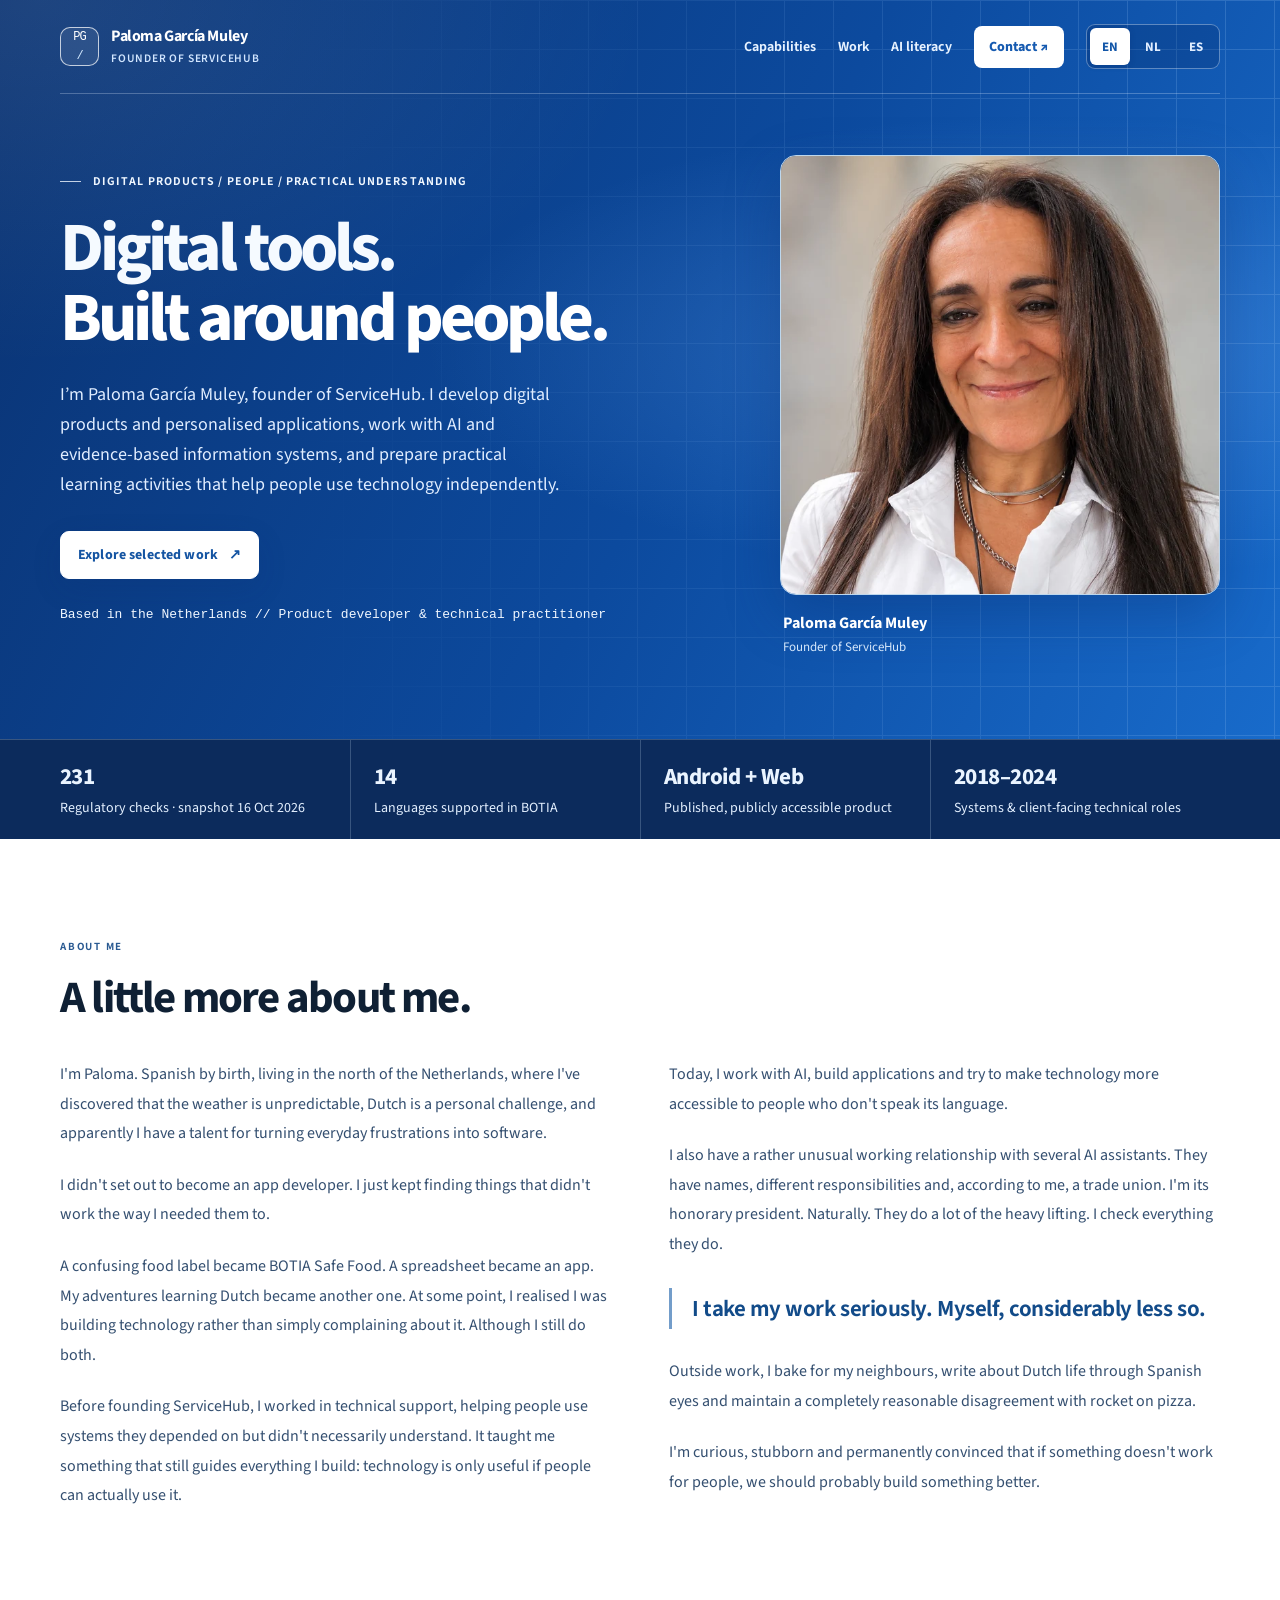
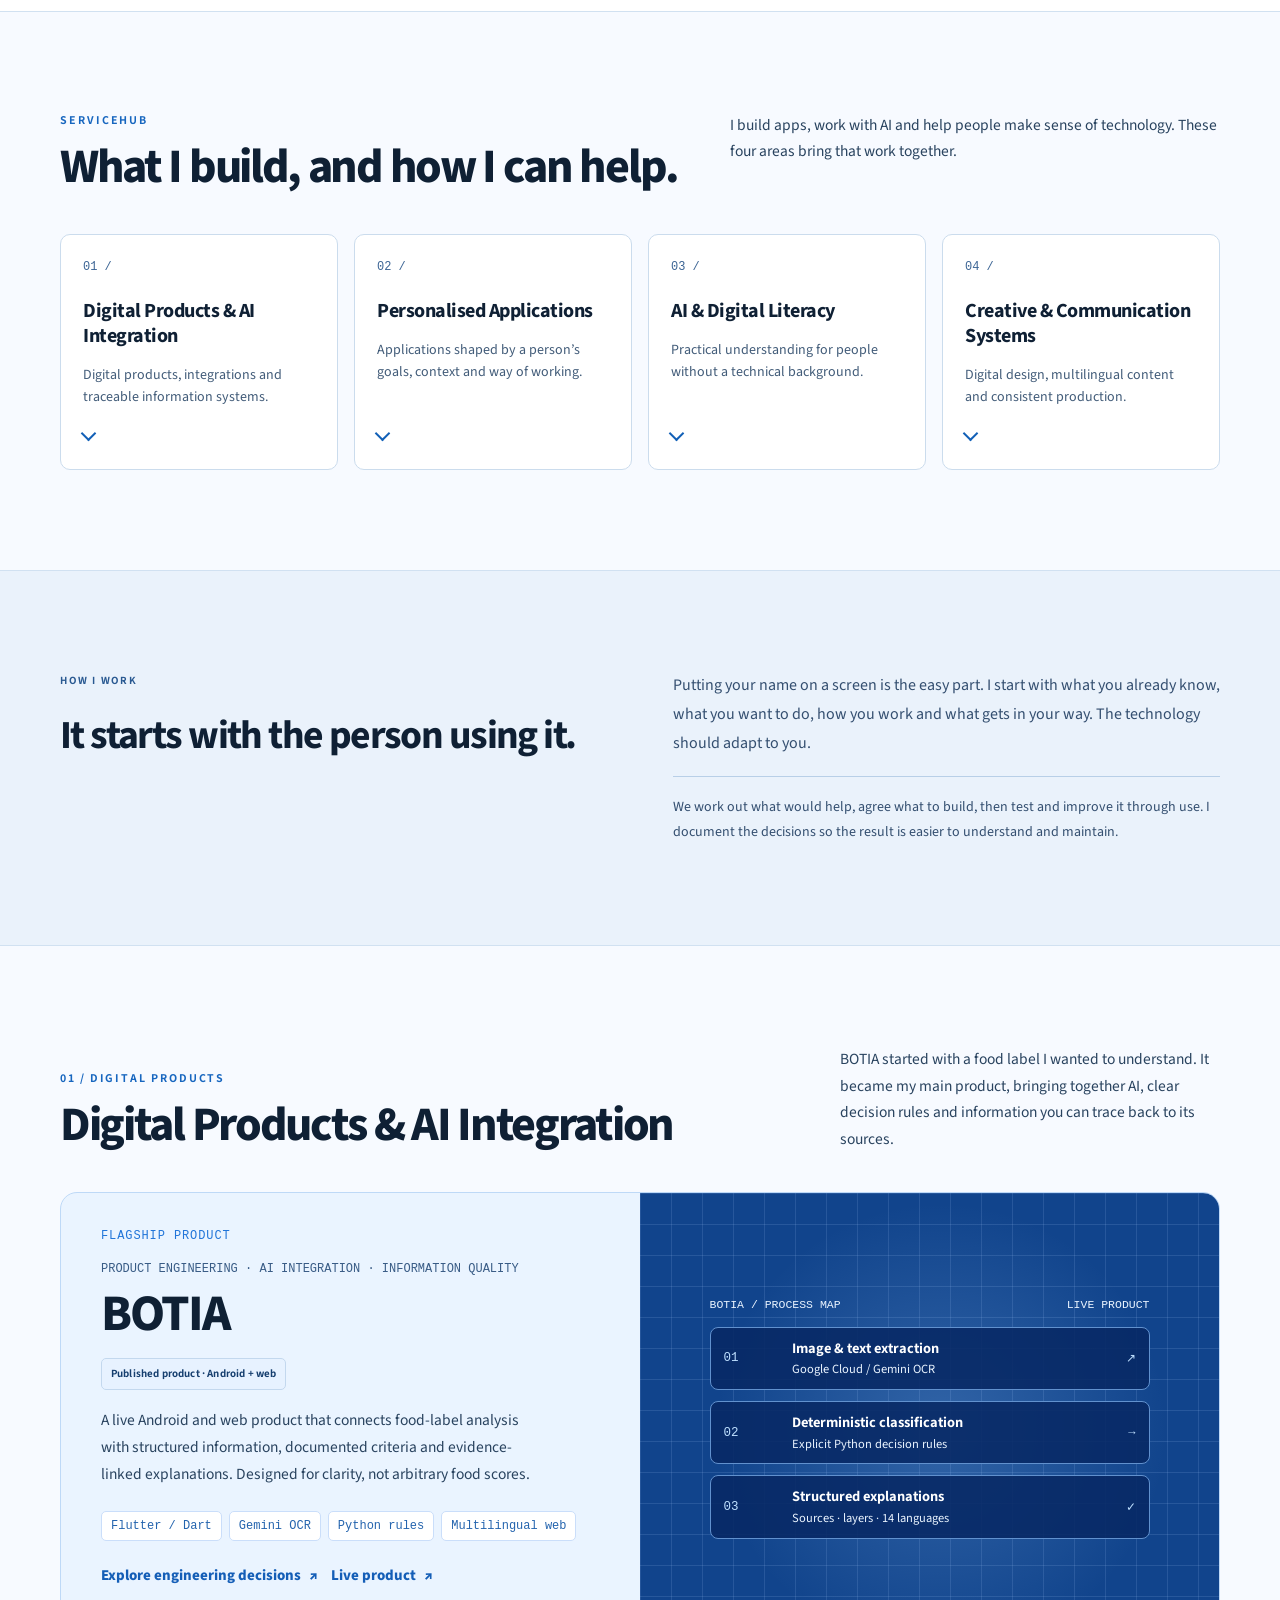
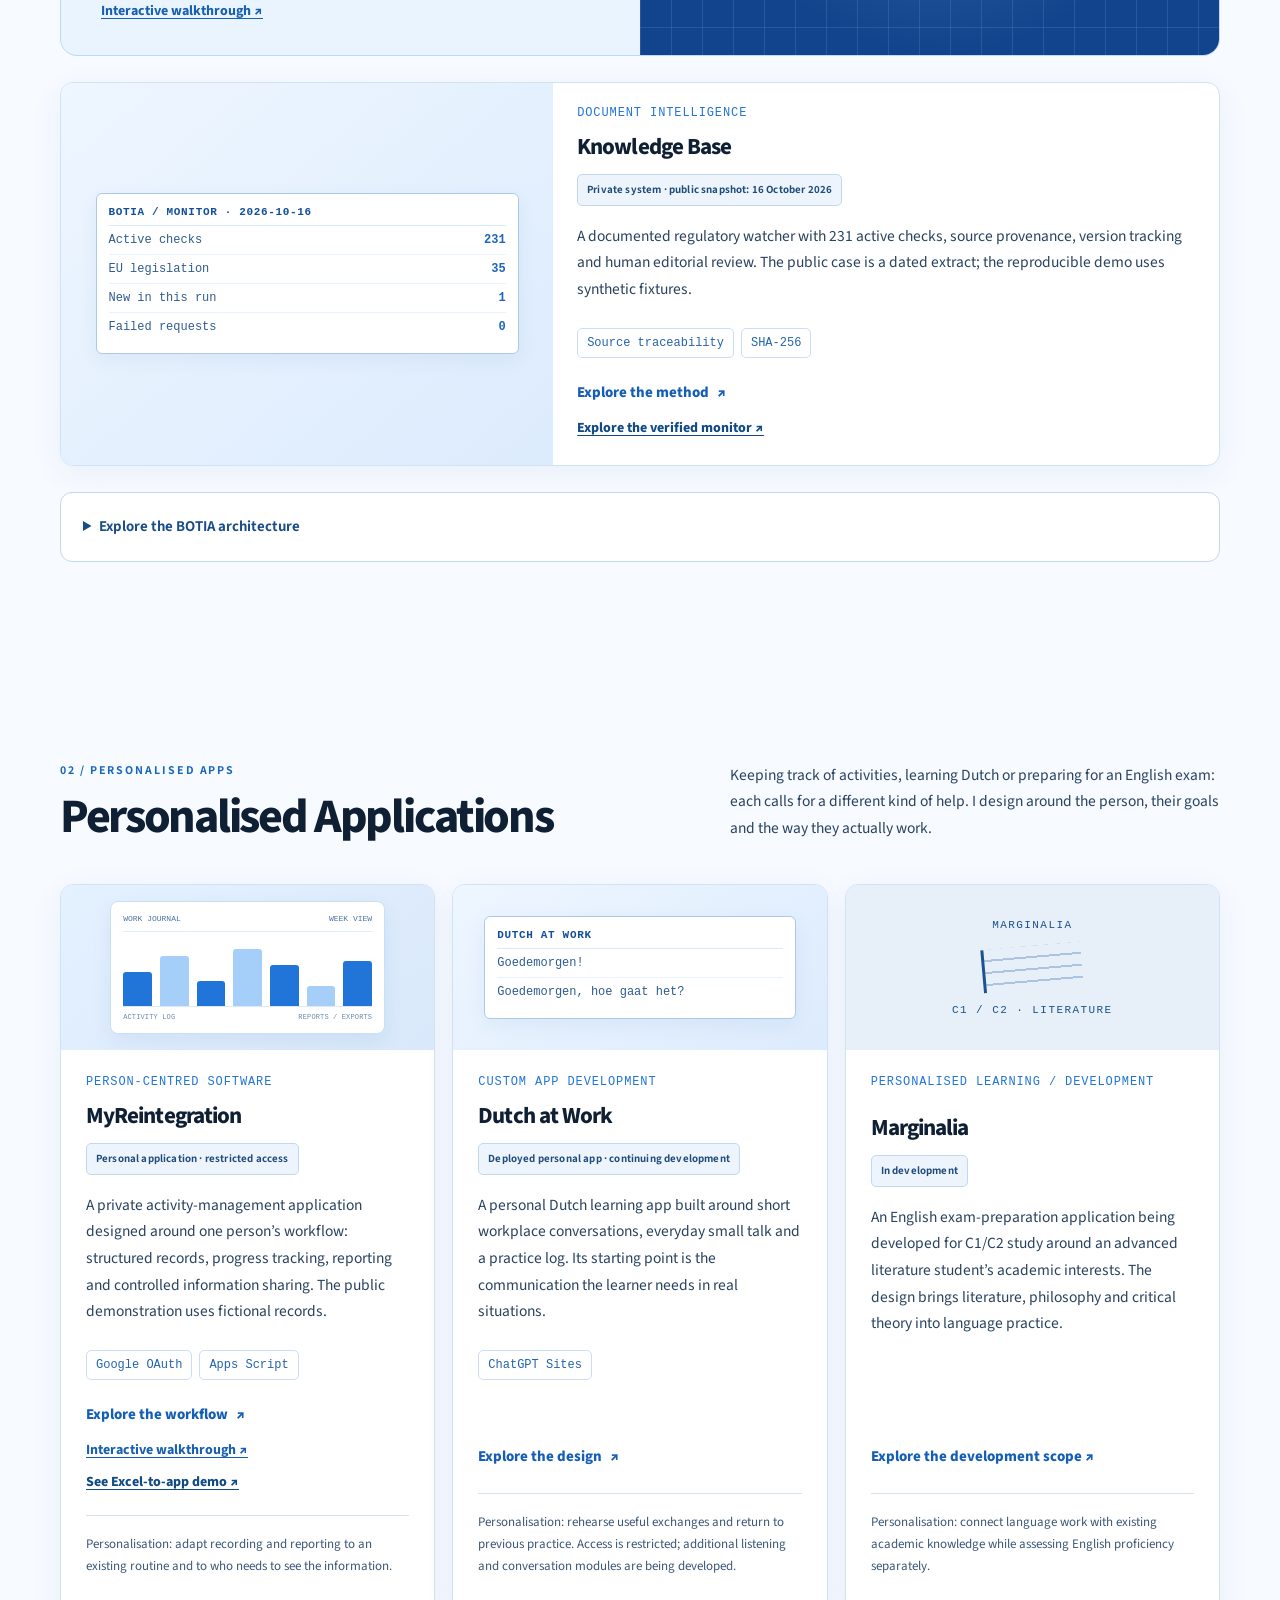
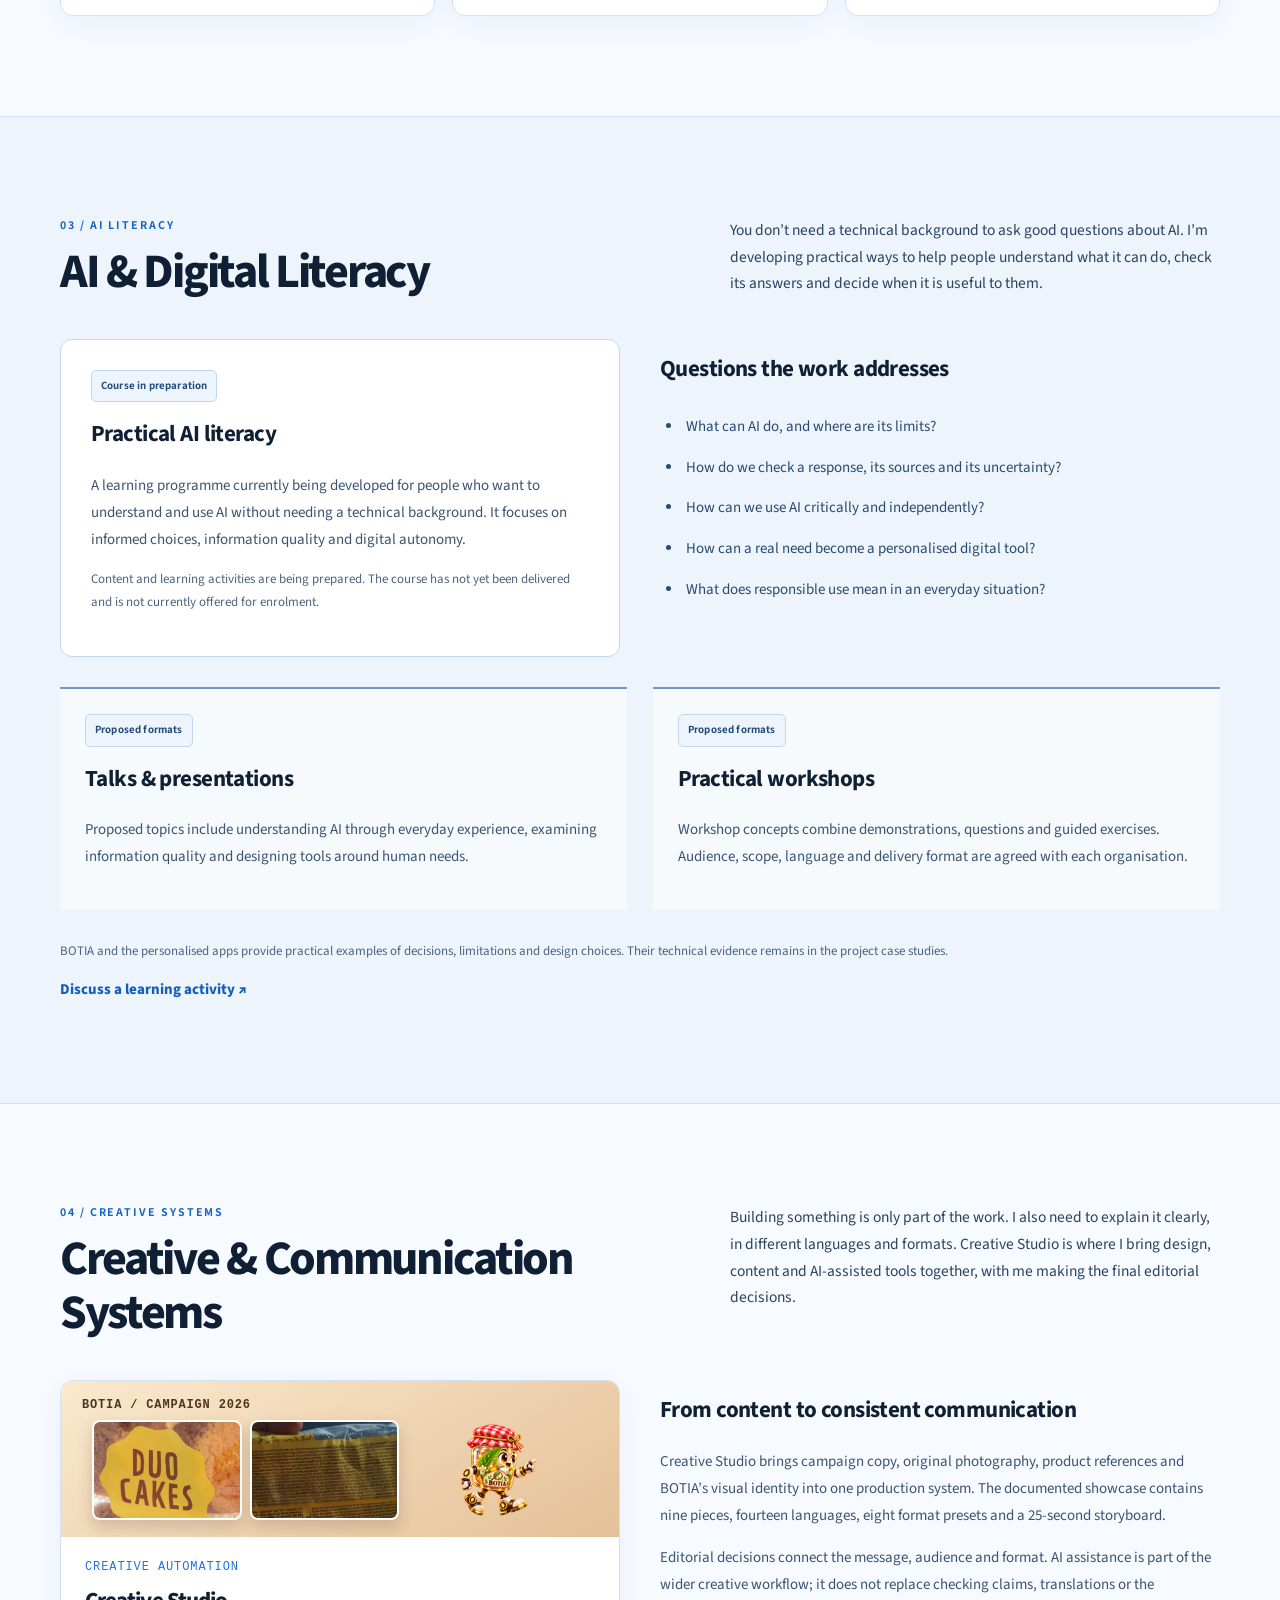
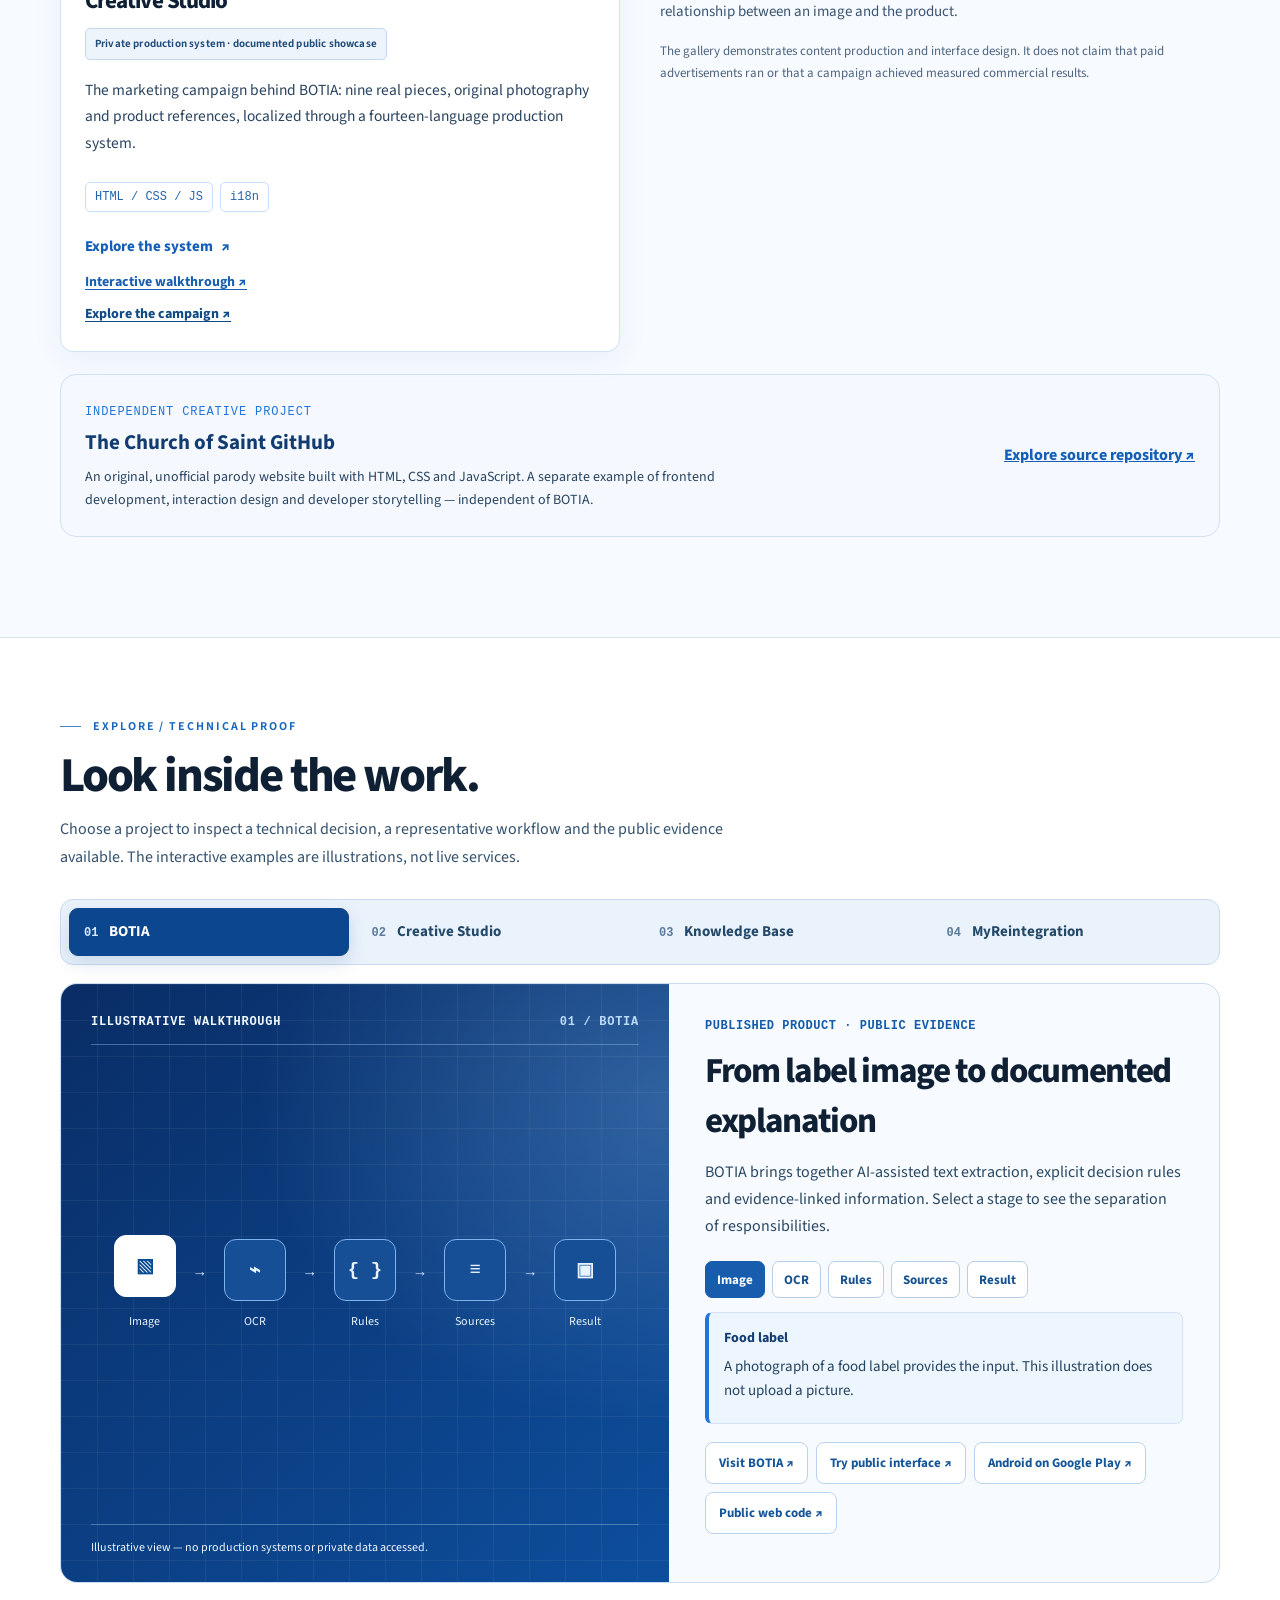
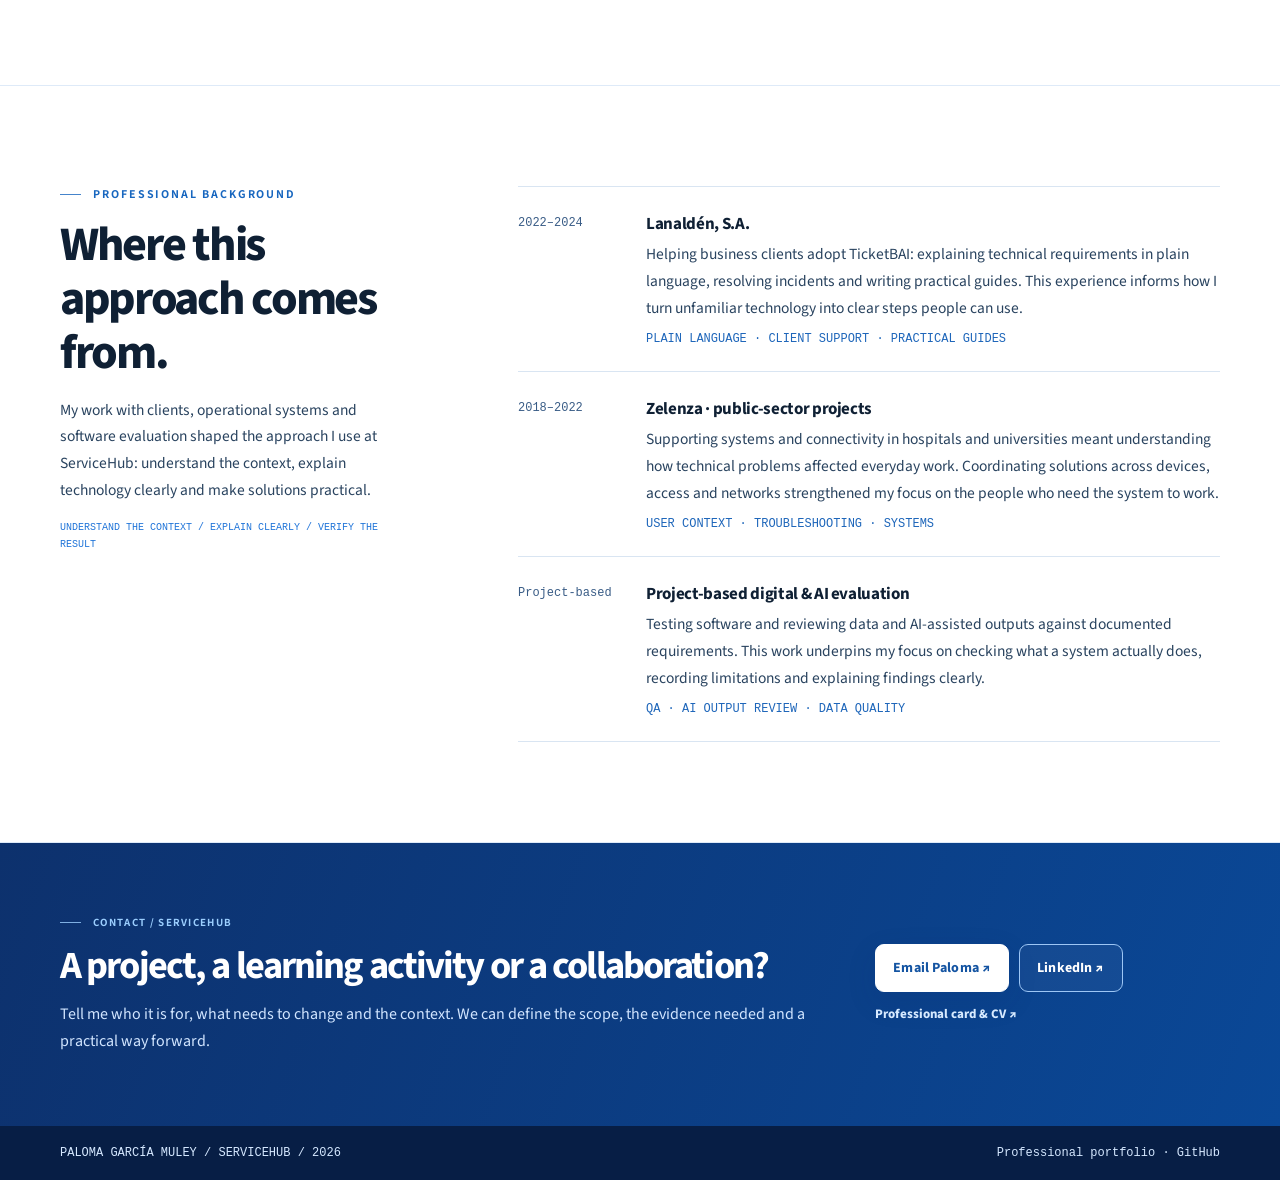
<file: index.html>
<!doctype html>
<html lang="en">
<head>
  <meta charset="utf-8">
  <meta name="viewport" content="width=device-width, initial-scale=1">
  <meta name="theme-color" content="#0A428E">
  <meta name="description" content="Paloma García Muley, founder of ServiceHub: digital products, personalised applications, AI and information quality, practical AI literacy, and creative communication systems.">
  <title>Paloma García Muley · ServiceHub — Digital products &amp; people</title>
  <style>
@import url('https://fonts.googleapis.com/css2?family=Source+Sans+3:wght@400;500;600;700;800&display=swap');

    :root{
      --ink:#0F2034;--ink-darker:#0A428E;--paper:#F7FAFF;--paper-bright:#FFFFFF;
      --muted:#61758C;--line:#D9E5F2;--accent:#B8DEFF;--sky:#9CCFFF;
      --blue-deep:#2175D9;--sans:"Source Sans 3",Arial,sans-serif;
      --mono:ui-monospace,"SFMono-Regular",Consolas,"Liberation Mono",monospace;
      --shadow:0 24px 60px rgba(19,76,157,.10);
    }
    *{box-sizing:border-box}html{scroll-behavior:smooth}body{margin:0;background:var(--paper);color:var(--ink);font-family:var(--sans);font-size:15px;-webkit-font-smoothing:antialiased}
    button,a{font:inherit}a{color:inherit}button{cursor:pointer}a:focus-visible,button:focus-visible{outline:3px solid #8BC1FF;outline-offset:4px}
    .wrap{width:min(1160px,calc(100% - 64px));margin-inline:auto}
    .mono,.label,.pill,.micro{font-family:var(--mono)}.eyebrow{font-family:var(--sans)}
    .site-header{position:absolute;z-index:10;top:0;left:0;right:0;color:#FFFFFF}
    .topbar{height:94px;display:flex;align-items:center;justify-content:space-between;gap:28px;border-bottom:1px solid rgba(245,255,255,.15)}
    .wordmark{text-decoration:none;display:flex;align-items:center;gap:12px;flex:none}
    .brand-symbol{display:grid;place-items:center;height:39px;width:39px;border:1px solid rgba(229,243,255,.78);color:var(--accent);border-radius:10px;font-size:12px;letter-spacing:-1px;font-family:var(--mono)}
    .brand-label{font-weight:690;letter-spacing:-.025em;font-size:14px;line-height:1.25}.brand-label small{display:block;color:#BFD7FA;font:10px var(--mono);letter-spacing:.035em;margin-top:4px}
    .nav{display:flex;align-items:center;gap:29px}.nav a{text-decoration:none;color:#E0EEFF;font-size:12px;font-weight:600;transition:color .2s}.nav a:hover{color:var(--accent)}
    .nav a.nav-contact{color:var(--ink);background:var(--accent);padding:11px 15px;border-radius:6px}
    .hero{overflow:hidden;position:relative;background:var(--ink-darker);color:#F5FAFF}
    .hero:before{position:absolute;content:"";inset:0;pointer-events:none;background:radial-gradient(ellipse at 72% 46%,rgba(129,194,255,.27),transparent 40%),radial-gradient(ellipse at 5% 0%,rgba(218,237,255,.14),transparent 35%)}
    .hero-grid{position:absolute;inset:0;pointer-events:none;opacity:.13;background-image:linear-gradient(to right,#8DBBEF 1px,transparent 1px),linear-gradient(to bottom,#8DBBEF 1px,transparent 1px);background-size:43px 43px;mask-image:linear-gradient(to right,transparent 23%,#000 96%)}
    .hero-content{position:relative;display:grid;grid-template-columns:1.02fr .98fr;align-items:center;gap:52px;padding-top:155px;padding-bottom:113px;min-height:655px}
    .eyebrow{display:flex;align-items:center;gap:12px;font-size:11px;letter-spacing:.12em;text-transform:uppercase;font-weight:650}.eyebrow .line{display:inline-block;width:21px;height:1px;background:currentColor;opacity:.8}
    .hero .eyebrow{color:var(--sky)}h1,h2,h3,p{margin-top:0}h1{font-size:clamp(43px,5.4vw,79px);line-height:1.02;letter-spacing:-.059em;font-weight:750;margin:24px 0 25px;max-width:730px}
    h1 em{font-style:normal;color:var(--accent)}.hero-lede{max-width:506px;color:#CEE1FB;font-size:16px;line-height:1.8;margin-bottom:30px}
    .btn-row{display:flex;gap:10px;align-items:center;flex-wrap:wrap}
    .btn{border:1px solid transparent;padding:13px 17px;min-height:44px;display:inline-flex;gap:11px;align-items:center;justify-content:center;text-decoration:none;border-radius:7px;font-size:12px;font-weight:740;letter-spacing:.01em;transition:transform .2s,background .2s,box-shadow .2s}
    .btn:hover{transform:translateY(-2px)}.btn-bright{background:var(--accent);color:#15498F}.btn-outline{border-color:#8AB1E4;color:#F6FAFF;background:rgba(255,255,255,.03)}.btn-outline:hover{background:rgba(255,255,255,.09)}
    .arrow{font-family:var(--mono);font-weight:700;font-size:14px}.hero-subline{font:11px/1.6 var(--mono);color:#C4DAF7;margin-top:25px}
    .schematic{position:relative;border:1px solid rgba(170,214,255,.43);border-radius:15px;min-height:421px;background:linear-gradient(155deg,rgba(24,90,179,.77),rgba(9,39,91,.97));box-shadow:0 25px 80px rgba(0,0,0,.22);padding:24px 25px 23px;overflow:hidden}
    .schematic:after{content:"";position:absolute;left:0;right:0;bottom:0;height:4px;background:linear-gradient(90deg,transparent,var(--sky),var(--accent),transparent);opacity:.65}
    .schema-head{display:flex;justify-content:space-between;align-items:center;border-bottom:1px solid rgba(207,232,255,.23);padding-bottom:16px;gap:10px}
    .schema-head span{color:#DCEBFF;font:10px var(--mono);letter-spacing:.12em}.schema-head .status{display:flex;align-items:center;gap:8px;color:var(--accent)}.status i{width:7px;height:7px;background:var(--accent);border-radius:50%;box-shadow:0 0 0 5px rgba(170,210,255,.22)}
    .schema-label{font:9px var(--mono);color:#A7C8F1;letter-spacing:.13em;text-transform:uppercase;margin:23px 0 14px}
    .pipeline{display:grid;grid-template-columns:repeat(5,minmax(0,1fr));align-items:center;gap:0;position:relative}
    .pipe-node{text-align:center;z-index:1;position:relative}.pipe-icon{margin:auto;display:grid;place-items:center;width:57px;height:57px;background:#16488F;border:1px solid #4D87D0;border-radius:12px;color:var(--accent);font:700 17px var(--mono)}
    .pipe-node:not(:last-child)::after{content:"→";position:absolute;top:19px;right:-9px;color:var(--sky);font:16px var(--mono)}
    .pipe-name{display:block;color:#ECF6FF;font-size:10px;font-weight:650;margin-top:10px}.pipe-small{display:block;color:#B2CBE9;font:9px var(--mono);margin-top:5px}
    .terminal{margin-top:31px;padding:16px;background:#0A2856;border:1px solid #2761A8;border-radius:9px}
    .terminal-top{display:flex;gap:6px;align-items:center;margin-bottom:14px}.dot{height:6px;width:6px;border-radius:50%;background:#90B5E7}.dot:nth-child(1){background:#D1E6FF}.dot:nth-child(2){background:#ADC7EA}.dot:nth-child(3){background:#9CCFFF}
    .terminal-top span:last-child{margin-left:auto;color:#88AAD5;font:9px var(--mono)}
    .terminal p{font:11px/1.9 var(--mono);margin:0;color:#CEDFF8}.terminal .key{color:#B3DBFF}.terminal .val{color:#F0F7FF}.terminal .dim{color:#9BB9DA}
    .schematic-bottom{display:flex;justify-content:space-between;gap:12px;padding-top:18px;margin-top:12px;font:9px var(--mono);color:#92B4DC;letter-spacing:.06em}
    .proofbar{background:#0E326D;color:#F6FAFF;border-top:1px solid rgba(216,235,255,.22)}.proofbar-inner{display:grid;grid-template-columns:repeat(4,1fr)}
    .proof{border-left:1px solid rgba(216,235,255,.22);padding:20px 23px}.proof:first-child{border-left:0;padding-left:0}.proof strong{display:block;font:600 21px var(--mono);color:var(--accent);letter-spacing:-.08em}.proof span{display:block;font-size:11px;margin-top:5px;color:#ABC7E9;line-height:1.5}
    main{overflow:hidden}.section{padding:100px 0}.section-head{display:flex;justify-content:space-between;align-items:end;gap:30px;margin-bottom:39px}
    .section-head h2{font-size:clamp(32px,4vw,48px);letter-spacing:-.043em;line-height:1.12;margin:12px 0 0}.section-note{max-width:380px;color:var(--muted);line-height:1.72;font-size:13px;margin-bottom:0}
    .eyebrow.light{color:var(--blue-deep)}.feature{background:#EDF5FF;border:1px solid #C9DDF3;border-radius:17px;display:grid;grid-template-columns:1fr 1fr;min-height:382px;overflow:hidden}
    .feature-copy{padding:36px 40px 34px;display:flex;flex-direction:column;align-items:flex-start}
    .project-no{color:var(--blue-deep);font:10px var(--mono);letter-spacing:.075em}.project-category{font:10px var(--mono);color:#5D789D;margin-top:19px}.feature h3{font-size:clamp(31px,4vw,52px);letter-spacing:-.049em;line-height:1.1;margin:10px 0 16px}.feature p{font-size:13px;line-height:1.79;color:#425D7B;max-width:440px}
    .tags{display:flex;gap:7px;flex-wrap:wrap;margin:8px 0 21px}.tag{display:inline-flex;font:10px var(--mono);padding:7px 9px;background:#FFFFFF;color:#3B669E;border:1px solid #CEDFF4;border-radius:5px}.feature .project-actions{margin-top:auto}
    .project-actions{display:flex;gap:13px;flex-wrap:wrap;align-items:center}.text-link{border:0;background:transparent;padding:3px 0;color:#135CAC;font-weight:760;text-decoration:none;font-size:12px;display:inline-flex;gap:8px;align-items:center}.text-link:hover{text-decoration:underline;text-underline-offset:5px}
    .feature-visual{min-width:0;background:#0D3E80;position:relative;color:#D2E8FF;display:flex;align-items:center;justify-content:center;padding:39px;overflow:hidden}
    .feature-visual:before{content:"";position:absolute;inset:0;background:radial-gradient(circle at 52% 52%,rgba(131,189,255,.24),transparent 55%),linear-gradient(90deg,rgba(177,212,255,.14) 1px,transparent 1px),linear-gradient(rgba(177,212,255,.14) 1px,transparent 1px);background-size:auto,31px 31px,31px 31px}
    .panel-stack{width:min(100%,440px);position:relative;z-index:1}.feature-visual-header{display:flex;justify-content:space-between;font:10px var(--mono);color:#ABD0FC;margin-bottom:16px}
    .diagram-step{display:grid;grid-template-columns:56px 1fr 42px;align-items:center;gap:12px;border:1px solid #426FB0;background:rgba(9,46,109,.92);border-radius:8px;padding:11px 13px;margin:11px 0}
    .diagram-step .n{font:11px var(--mono);color:var(--accent)}.diagram-step .main{font-size:12px;font-weight:670;color:#EEF7FF}.diagram-step .sub{font-size:10px;color:#ACC7E9;margin-top:2px}.diagram-step .tick{text-align:right;color:#A9D9FF;font:12px var(--mono)}
    .subprojects{display:grid;grid-template-columns:repeat(4,minmax(0,1fr));gap:17px;margin-top:17px}
    .project-card{display:flex;flex-direction:column;overflow:hidden;background:white;border:1px solid var(--line);border-radius:13px;min-height:406px;box-shadow:0 5px 22px rgba(14,67,130,.04)}
    .project-card .art{height:156px;position:relative;overflow:hidden;padding:21px;display:flex;align-items:center;justify-content:center}
    .project-card .card-copy{padding:23px 24px 27px;display:flex;flex:1;flex-direction:column}.card-headline{font-size:23px;font-weight:740;letter-spacing:-.045em;margin:10px 0 11px}.card-desc{color:#536D8A;line-height:1.65;font-size:12px;margin:0 0 17px}.project-card .text-link{margin-top:auto}
    .art-creative{background:#EAF3FF}.mini-stage{position:relative;display:flex;align-items:end;gap:7px;transform:rotate(-7deg)}.mini-stage>div{border:1px solid #B8CEE8;border-radius:5px;box-shadow:0 8px 18px rgba(36,88,163,.09);background:#FFFFFF;display:flex;align-items:center;justify-content:center}
    .mini-stage .vertical{width:69px;height:112px;background:linear-gradient(150deg,#103875 40%,#3A7CC9 100%);color:#DAEDFF;font:11px var(--mono)}.mini-stage .square{width:92px;height:89px;font-size:10px;color:#286BBA}.mini-stage .wide{height:64px;width:95px;background:#D9EBFF;color:#174A8E;font:9px var(--mono)}
    .art-kb{background:#EBF4FF}.doc-ledger{width:85%;font:9px var(--mono);color:#2C5E9B;border:1px solid #C7DBF3;box-shadow:0 6px 20px #184B8D10;border-radius:6px;background:#FFFFFF;padding:10px}.doc-ledger .head{color:#2175D9;letter-spacing:.06em;padding-bottom:7px;border-bottom:1px solid #DBEAF9;font-weight:700}.doc-ledger .line{display:flex;justify-content:space-between;gap:5px;padding:9px 0;border-bottom:1px solid #E9F3FF}.doc-ledger .line:last-child{border-bottom:0}.doc-ledger .valid{color:#236BBC}
    .art-mr{background:#EAF3FF}.mini-dashboard{width:83%;background:#fff;border-radius:8px;border:1px solid #C9DFF4;box-shadow:0 8px 20px #1A58A513;padding:12px}.mini-dashboard header{font:8px var(--mono);color:#4973A4;display:flex;justify-content:space-between;border-bottom:1px solid #E2ECF9;padding-bottom:8px}.mini-dashboard .bars{display:flex;align-items:flex-end;gap:8px;height:62px;border-bottom:1px solid #DCE9F8;margin:13px 0 6px}.bars span{display:block;background:#579BE6;border-radius:3px 3px 0 0;flex:1}.bars span:nth-child(2n){background:#BCD9F7}.mini-dashboard footer{display:flex;justify-content:space-between;color:#6A8CAF;font:7px var(--mono);letter-spacing:.02em}
    .experience-section{background:#fff;border-top:1px solid #E3ECF8;border-bottom:1px solid #E3ECF8}
    .experience-layout{display:grid;grid-template-columns:.7fr 1.3fr;gap:80px}.experience-intro h2{font-size:clamp(31px,3.8vw,48px);line-height:1.12;letter-spacing:-.052em;margin:16px 0}.experience-intro p{color:var(--muted);font-size:13px;line-height:1.8;max-width:330px}.experience-table{border-top:1px solid #D9E5F2}
    .exp-row{display:grid;grid-template-columns:106px 1fr;gap:22px;border-bottom:1px solid #D9E5F2;padding:25px 0}.exp-row .date{font:11px var(--mono);color:#6582A5;padding-top:4px}.exp-row h3{margin:0 0 5px;font-size:17px;letter-spacing:-.02em}.exp-row p{font-size:12px;color:#5B718F;line-height:1.7;margin:0}.exp-row .exp-tech{color:#215EA8;font:10px var(--mono);margin-top:11px}
    .deliverables{display:grid;grid-template-columns:repeat(4,minmax(0,1fr));gap:15px}.deliverable{padding:28px 26px;border:1px solid var(--line);border-radius:12px;background:white}.deliverable .num{font:11px var(--mono);color:var(--blue-deep)}.deliverable h3{font-size:17px;letter-spacing:-.03em;margin:27px 0 11px}.deliverable p{font-size:12px;line-height:1.77;color:#60748D;margin-bottom:0}
    .footer-cta{background:#0C3576;color:#F7FAFF;padding:72px 0}.footer-cta-inner{display:flex;justify-content:space-between;align-items:center;gap:40px}.footer-cta h2{font-size:clamp(29px,3vw,42px);letter-spacing:-.049em;line-height:1.14;margin:15px 0 12px}.footer-cta p{color:#B2CBE9;font-size:13px;line-height:1.65;margin-bottom:0}.footer-links{display:flex;gap:10px;flex-wrap:wrap}.footer-small{padding:20px 0;background:#071F47;color:#8CAACD;font:10px var(--mono)}.footer-small .wrap{display:flex;justify-content:space-between;gap:20px;flex-wrap:wrap}.footer-small a{text-decoration:none;color:#C7DDF7}
    dialog.case-dialog{max-width:min(715px,calc(100% - 30px));width:100%;max-height:min(90vh,900px);overflow:auto;border:none;border-radius:17px;padding:0;background:#fff;color:#0F2034;box-shadow:0 30px 120px rgba(0,0,0,.3)}dialog::backdrop{background:rgba(10,32,67,.76);backdrop-filter:blur(6px)}
    .case-top{background:#0C418B;color:#F2F8FF;padding:35px 40px 34px}.case-dialog .eyebrow{color:#B8DEFF}.case-top h2{font-size:clamp(30px,4vw,48px);letter-spacing:-.062em;margin:18px 0 10px}.case-top p{color:#B9D4F4;line-height:1.7;font-size:13px;max-width:560px;margin-bottom:0}
    .modal-top-row{display:flex;justify-content:space-between;align-items:center;gap:20px}.modal-close{border:1px solid #7EABDE;background:transparent;color:white;border-radius:50%;width:34px;height:34px;font-size:23px;line-height:1}
    .case-body{padding:34px 40px 40px}.case-body .case-block{margin-bottom:27px}.case-body .case-block:last-child{margin-bottom:0}.case-body h3{font:700 11px var(--mono);letter-spacing:.08em;text-transform:uppercase;color:#1A67BD;margin-bottom:11px}.case-body p,.case-body li{font-size:13px;line-height:1.85;color:#536E8D}.case-body ul{padding-left:19px;margin:0}.case-body li{padding-left:4px}.case-body .case-links{display:flex;flex-wrap:wrap;gap:9px}.case-body .case-links a{font-size:12px;font-weight:700;color:#1C65BB;border:1px solid #C1DDF7;padding:10px 12px;border-radius:6px;text-decoration:none}.case-body .case-links a:hover{background:#EAF4FF}.privacy-note{border-left:3px solid #2175D9;background:#EDF6FF;padding:14px 16px;border-radius:0 7px 7px 0;margin-top:10px}
    .no-js{display:none}
    @media (max-width:950px){.hero-content{grid-template-columns:1fr;gap:28px;padding-top:155px;padding-bottom:80px}.hero-content .hero-left{max-width:760px}.schematic{max-width:720px;width:100%;min-height:385px}.experience-layout{grid-template-columns:1fr;gap:25px}.experience-intro p{max-width:740px}.feature{grid-template-columns:1fr}.feature-visual{min-height:325px}.subprojects,.deliverables{grid-template-columns:repeat(2,minmax(0,1fr))}.proofbar-inner{grid-template-columns:repeat(2,1fr)}.proof:nth-child(3){border-left:0;padding-left:0}.proof{border-bottom:1px solid rgba(216,235,255,.22)}.footer-cta-inner{align-items:start;flex-direction:column}.nav{gap:15px}}
    @media (max-width:640px){.wrap{width:min(100% - 36px,1160px)}.topbar{height:78px}.brand-label{font-size:12px}.brand-label small{font-size:9px}.nav>a:not(.nav-contact){display:none}.nav a.nav-contact{font-size:11px;padding:9px}.hero-content{padding-top:129px;padding-bottom:55px;min-height:0}.hero-lede{font-size:14px}.schematic{min-height:365px;padding:17px}.pipe-icon{width:46px;height:46px;font-size:14px}.pipe-node:not(:last-child)::after{top:15px;right:-8px;font-size:12px}.pipe-name{font-size:8px}.pipe-small{font-size:7px}.terminal p{font-size:10px}.proofbar-inner{grid-template-columns:1fr 1fr}.proof{padding:16px 10px;border-bottom:1px solid #2B5894}.proof:first-child,.proof:nth-child(3){padding-left:0}.proof strong{font-size:17px}.proof span{font-size:10px}.section{padding:65px 0}.section-head{display:block}.section-note{margin-top:15px}.feature-copy{padding:26px 22px}.feature-visual{min-height:310px;padding:25px}.subprojects{grid-template-columns:1fr}.project-card{min-height:0}.project-card .art{height:162px}.experience-layout{gap:23px}.exp-row{grid-template-columns:82px 1fr;gap:14px}.exp-row .date{font-size:10px}.deliverables{grid-template-columns:1fr}.deliverable{padding:23px}.footer-cta{padding:56px 0}.case-top{padding:26px 24px}.case-body{padding:26px 24px}.schematic-bottom{font-size:8px}}
    @media (prefers-reduced-motion:reduce){*,*:before,*:after{scroll-behavior:auto!important;transition:none!important}}
  

    /* NETHERLANDS BLUE / SOURCE SANS 3 — visual identity v02 */
    :root{color-scheme:light;--brand-blue:#2175D9;--navy:#0F2034;--ice:#F7FAFF;--white:#FFFFFF}
    body{font-family:var(--sans);font-weight:400;font-size:15px}
    h1,h2,h3{font-family:var(--sans)}
    .hero{background:linear-gradient(117deg,#0A3271 0%,#0C4A9E 54%,#186BCB 100%)}
    .hero:before{background:radial-gradient(ellipse at 82% 47%,rgba(117,181,255,.30),transparent 42%),radial-gradient(ellipse at 3% 0%,rgba(230,245,255,.09),transparent 35%)}
    .hero-grid{opacity:.23;background-size:49px 49px}
    .site-header{color:#FFFFFF}
    .topbar{border-bottom-color:rgba(228,241,255,.27)}
    .brand-symbol{border-color:rgba(255,255,255,.72);color:#FFFFFF;background:rgba(255,255,255,.08)}
    .brand-label small{color:#D2E6FF;font-family:var(--sans);font-weight:600;letter-spacing:.12em}
    .nav a{color:#E7F2FF;font-size:13px;font-weight:650}
    .nav a:hover{color:#FFFFFF}
    .nav a.nav-contact{background:#FFFFFF;color:#155AB0;font-weight:750;border-radius:8px}
    .hero .eyebrow{color:#C7E4FF;letter-spacing:.16em}
    .hero h1{font-weight:750;letter-spacing:-.058em}
    .hero h1 em{color:#FFFFFF}
    .hero-lede{color:#E0EDFF;font-size:17px;line-height:1.65}
    .btn{font-size:13px;font-weight:700;border-radius:9px}
    .btn-bright{color:#1454A2;background:#FFFFFF;border-color:#FFFFFF;box-shadow:0 10px 30px rgba(8,44,111,.12)}
    .btn-bright:hover{background:#ECF6FF}
    .btn-outline{border-color:#9DC6F5;color:#FFFFFF;background:rgba(255,255,255,.04)}
    .hero-subline{color:#CEE2FF}
    .schematic{background:linear-gradient(155deg,rgba(14,67,148,.88),rgba(6,32,80,.96));border-color:rgba(207,229,255,.44);box-shadow:0 25px 70px rgba(1,24,63,.33)}
    .schematic:after{background:linear-gradient(90deg,transparent,#FFFFFF,#75B9FF,transparent)}
    .schema-head{border-bottom-color:rgba(222,238,255,.23)}
    .schema-head span{color:#D9EAFF}
    .schema-head .status{color:#FFFFFF}
    .status i{background:#FFFFFF;box-shadow:0 0 0 5px rgba(188,220,255,.20)}
    .schema-label,.pipe-small{color:#B9D5F5}
    .pipe-icon{background:#164B9E;border-color:#5B91D7;color:#E2F1FF}
    .pipe-node:not(:last-child)::after{color:#CBE4FF}
    .pipe-name{color:#FFFFFF;font-size:11px}
    .terminal{background:#07295F;border:1px solid #4473B8}
    .terminal p{color:#DDEBFF}
    .terminal .key{color:#9BCBFF}
    .terminal .val{color:#FFFFFF}
    .terminal .dim{color:#9FBDD9}
    .terminal-top span:last-child,.schematic-bottom{color:#B6D2F5}
    .dot:nth-child(1){background:#89B7F0}.dot:nth-child(2){background:#DCEEFF}.dot:nth-child(3){background:#448DF0}
    .proofbar{background:#0C2B5C;color:#FFFFFF}
    .proof strong{font-family:var(--sans);font-size:23px;font-weight:750;letter-spacing:-.022em;color:#EAF4FF}
    .proof span{color:#C5DCF8;font-size:12px}
    .section-head h2,.experience-intro h2{font-weight:750;letter-spacing:-.048em}
    .eyebrow.light{color:#1766BF;font-size:11px;letter-spacing:.16em}
    .feature{background:#EAF4FF;border-color:#BED9F7}
    .feature h3{font-weight:750;letter-spacing:-.046em}
    .feature p,.card-desc,.deliverable p,.exp-row p{color:#425B79;font-size:13px}
    .project-category{color:#52749D}
    .tag{color:#2464AE;background:#FFFFFF;border-color:#CADEFA}
    .text-link{color:#145EB7;font-size:13px}
    .feature-visual{background:#11448C;color:#EAF4FF}
    .feature-visual:before{background:radial-gradient(circle at 52% 51%,rgba(153,203,255,.24),transparent 59%),linear-gradient(90deg,rgba(170,208,255,.14) 1px,transparent 1px),linear-gradient(rgba(170,208,255,.14) 1px,transparent 1px);background-size:auto,31px 31px,31px 31px}
    .feature-visual-header{color:#CDE3FF}
    .diagram-step{border-color:#6191CE;background:rgba(7,40,101,.88)}
    .diagram-step .n,.diagram-step .tick{color:#BFE0FF}
    .diagram-step .main,.diagram-step .sub{display:block;line-height:1.35}
    .diagram-step .sub{margin-top:3px}
    .diagram-step .main{color:#FFFFFF;font-size:13px}
    .diagram-step .sub{color:#BCD6F7}
    .project-card{border-color:#D1E2F5;box-shadow:0 8px 32px rgba(25,91,175,.06)}
    .card-headline{font-weight:750;letter-spacing:-.04em}
    .art-creative,.art-kb,.art-mr{background:#EAF3FF}
    .art-creative{background:linear-gradient(140deg,#EAF4FF,#D6E8FF)}
    .art-kb{background:linear-gradient(140deg,#EEF6FF,#DCEBFD)}
    .art-mr{background:linear-gradient(140deg,#E4F1FF,#D9E8FA)}
    .mini-stage .vertical{background:linear-gradient(150deg,#0D397E,#2175D9);color:#FFFFFF}
    .mini-stage .square{background:#FFFFFF;color:#2460AF}
    .mini-stage .wide{background:#B8D8F8;color:#124E9A}
    .doc-ledger{border-color:#ACC9E8;color:#2F5C91}
    .doc-ledger .head,.doc-ledger .valid{color:#1D66BD}
    .mini-dashboard .bars span{background:#2175D9}
    .mini-dashboard .bars span:nth-child(2n){background:#A5CFF9}
    .experience-section{background:#FFFFFF;border-color:#DEEAF8}
    .exp-row,.experience-table{border-color:#D9E5F2}
    .exp-row .date{color:#577DA9}
    .exp-row .exp-tech{color:#1E66BA}
    .deliverable{border-color:#D5E4F5;box-shadow:0 3px 18px rgba(15,83,150,.025)}
    .deliverable .num{color:#1F70CB}
    .footer-cta{background:linear-gradient(110deg,#0D316D,#0A4897);color:#FFFFFF}
    .footer-cta p{color:#D1E5FF}
    .footer-small{background:#071E45;color:#AAC8EF}
    .footer-small a{color:#D6E8FF}
    dialog.case-dialog{color:#0F2034;background:#FFFFFF}
    .case-top{background:linear-gradient(120deg,#0C3675,#1765BD);color:#FFFFFF}
    .case-dialog .eyebrow{color:#CBE3FF}
    .case-top p{color:#DEECFF}
    .modal-close{border-color:#A4C4E9}
    .case-body h3,.case-body .case-links a{color:#1F66B9}
    .case-body p,.case-body li{color:#47627F}
    .case-body .case-links a{border-color:#B7D2F4}
    .case-body .case-links a:hover{background:#EBF4FF}
    .privacy-note{border-left-color:#2175D9;background:#EAF4FF}
    a:focus-visible,button:focus-visible{outline-color:#B5D8FF}
    @media (max-width:640px){.hero-lede{font-size:15px}.nav a.nav-contact{font-size:12px}.hero .eyebrow{font-size:10px}.schematic{padding:17px}.feature-copy{padding:28px 24px}}

    /* TRILINGUAL / ACCESSIBLE LANGUAGE SWITCH */
    .lang-switch{display:flex;align-items:center;gap:3px;flex:none;padding:3px;border:1px solid rgba(229,242,255,.38);border-radius:9px;background:rgba(0,35,86,.22)}
    .lang-switch button{min-width:36px;min-height:34px;padding:7px 8px;background:transparent;border:0;color:#E0EDFF;border-radius:6px;font:700 11px var(--sans);letter-spacing:.035em}
    .lang-switch button:hover{background:rgba(255,255,255,.11);color:#fff}
    .lang-switch button[aria-pressed="true"]{background:#fff;color:#1256A8;box-shadow:0 1px 6px rgba(0,30,90,.17)}
    .lang-switch button:focus-visible{outline:2px solid #fff;outline-offset:3px}
    @media(max-width:1020px){.nav>a:not(.nav-contact){display:none}}
    @media(max-width:640px){.topbar{gap:10px}.brand-symbol{flex:none}.wordmark{min-width:0;gap:8px}.brand-label{font-size:11px;white-space:nowrap}.brand-label small{font-size:7px;letter-spacing:.055em}.nav{gap:0;flex:none}.nav>a{display:none!important}.lang-switch{padding:2px}.lang-switch button{min-width:30px;padding:7px 5px;font-size:10px}}
    @media(max-width:370px){.brand-label small{display:none}.brand-symbol{height:33px;width:33px}.lang-switch button{min-width:28px}}

    /* V04: READABILITY / CONTRAST — retains the established blue/white identity */
    .schematic{background:linear-gradient(155deg,#092E68 0%,#061D45 100%);border-color:#83B8F5}
    .schema-head span,.schema-head .status,.schema-label,.pipe-name,.pipe-small,
    .terminal-top span:last-child,.terminal .key,.terminal .dim,.schematic-bottom{
      color:#F0F7FF;
    }
    .terminal{background:#051A3D;border-color:#6A9DD8}
    .terminal p{color:#F2F8FF}
    .hero-subline,.hero .eyebrow{color:#F0F7FF}
    .feature-visual-header,.diagram-step .sub{color:#EAF4FF}
    .proof span{color:#E4F0FF}
    .feature p,.card-desc,.deliverable p,.exp-row p,
    .experience-intro p,.section-note,.case-body p,.case-body li{color:#29435F}
    .project-category,.exp-row .date{color:#395C86}
    .footer-small{color:#D5E8FF}
    /* Increase desktop text sizes only. The phone layout was already comfortable. */
    @media(min-width:641px){
      body{font-size:16px}
      .brand-label{font-size:16px}
      .brand-label small{font-size:11.5px;letter-spacing:.07em}
      .nav a{font-size:14px}
      .lang-switch button{font-size:13px;min-width:40px;min-height:37px}
      .hero .eyebrow{font-size:12px;letter-spacing:.09em}
      .hero-lede{font-size:18px;line-height:1.68}
      .hero-subline{font-size:13px;line-height:1.6}
      .btn{font-size:14px}
      .schema-head span{font-size:12px;font-weight:700;letter-spacing:.045em}
      .schema-label{font-size:12px;font-weight:650;letter-spacing:.06em}
      .pipe-name{font-size:14px;font-weight:700}
      .pipe-small{font-size:12px;line-height:1.25}
      .terminal-top span:last-child{font-size:11.5px}
      .terminal p{font-size:13px;line-height:1.85;overflow-wrap:anywhere}
      .schematic-bottom{font-size:11px;letter-spacing:0;flex-wrap:wrap}
      .proof span{font-size:14px}
      .eyebrow.light{font-size:12px}
      .section-note,.feature p,.card-desc,.deliverable p,
      .experience-intro p,.exp-row p,.case-body p,.case-body li{font-size:15.5px;line-height:1.72}
      .project-no,.project-category{font-size:12px}
      .tag{font-size:12px}
      .text-link{font-size:15px}
      .feature-visual-header{font-size:11.5px}
      .diagram-step .n{font-size:12.5px}
      .diagram-step .main{font-size:14.5px}
      .diagram-step .sub{font-size:12.5px}
      .exp-row .date,.exp-row .exp-tech{font-size:12px}
      .deliverable .num{font-size:12.5px}
      .footer-cta p{font-size:16px}
      .footer-small{font-size:12px}
      .case-top p{font-size:15.5px}
      .case-body h3{font-size:12px}
      .case-body .case-links a{font-size:14px}
    }
    @media(max-width:640px){
      /* Keep mobile geometry and typography; improve contrast only. */
      .terminal .dim,.terminal-top span:last-child,.schematic-bottom{color:#F0F7FF}
    }
    .proof-link-inline[data-casebook]{margin-left:10px;color:#114B86;font-weight:750}
    @media(max-width:640px){.proof-link-inline[data-casebook]{margin-left:0;display:block}}

    /* Campaign card: original BOTIA photography and character instead of generic format boxes. */
    .real-marketing-card{background:linear-gradient(150deg,#FAE9CE,#E4C197);display:flex;flex-direction:column;gap:8px;padding:14px 17px;color:#332016}
    .real-marketing-card:before{display:none}
    .real-marketing-card-label{font:800 12px var(--mono);align-self:flex-start;color:#503322;letter-spacing:.07em}
    .real-marketing-card-photos{display:flex;align-items:center;justify-content:center;gap:8px;min-width:0;flex:1;width:100%}
    .real-marketing-card-photos img{height:100px;width:29%;object-fit:cover;border:2px solid #fff;border-radius:8px;box-shadow:0 7px 15px #4C241B30;position:relative;z-index:1}
    .real-marketing-card-photos img:last-child{object-fit:contain;border:0;box-shadow:none;width:35%;max-height:132px}
    @media(max-width:640px){.real-marketing-card-photos img{height:98px}}


    .art-kb .doc-ledger{width:94%;font-size:11px;padding:12px}
    .art-kb .doc-ledger .head{font-size:11px;color:#124F9A}
    .art-kb .doc-ledger .line{font-size:12px;padding:7px 0}
    .art-kb .doc-ledger .valid{font-size:12px;font-weight:800}
    .additional-work{display:flex;gap:24px;align-items:center;justify-content:space-between;background:#F5F9FF;border:1px solid #D1E2F5;border-radius:16px;padding:24px;margin-top:22px}
    .additional-work h3{font-size:21px;margin:6px 0 9px;color:#123C70}
    .additional-work p{max-width:710px;color:#29435F;line-height:1.65;font-size:14px;margin:0}
    .additional-work>a{color:#145EB7;font-weight:750;white-space:nowrap}
    .services-talks{margin-top:24px;padding:18px 22px;background:#F5F9FF;border-left:3px solid #2175D9;border-radius:4px;color:#29435F;line-height:1.75}
    #kb-public-demo-link{display:inline-block;margin-left:10px;color:#145EB7;font-weight:750}
    @media(max-width:640px){.additional-work{align-items:flex-start;flex-direction:column}.additional-work>a{white-space:normal}#kb-public-demo-link{display:block;margin:12px 0 0}}
  </style>
<link rel="stylesheet" href="./portfolio-proof-lab.css">
<script defer src="./portfolio-proof-lab.js"></script>
<link rel="stylesheet" href="./servicehub.css?v=20261114-4"><script defer src="./portfolio-navigation.js"></script><link rel="canonical" href="https://servicehubbotia-glitch.github.io/technology-AIportfolio/"><link rel="alternate" hreflang="en" href="https://servicehubbotia-glitch.github.io/technology-AIportfolio/?lang=en"><link rel="alternate" hreflang="nl" href="https://servicehubbotia-glitch.github.io/technology-AIportfolio/?lang=nl"><link rel="alternate" hreflang="es" href="https://servicehubbotia-glitch.github.io/technology-AIportfolio/?lang=es"><link rel="alternate" hreflang="x-default" href="https://servicehubbotia-glitch.github.io/technology-AIportfolio/"></head>
<body>
  <a data-copy="skip" class="skip-link" href="#main-content">Skip to content</a><header class="site-header">
    <div class="wrap topbar">
      <a class="wordmark" href="#top" aria-label="Go to top">
        <span class="brand-symbol">PG<span style="color:#D5EAFF">/</span></span>
        <span class="brand-label">Paloma García Muley <small>FOUNDER OF SERVICEHUB</small></span>
      </a>
      <button data-copy="menu-label" class="menu-toggle" type="button" aria-expanded="false" aria-controls="main-navigation">Menu</button><nav class="nav" aria-label="Main navigation" id="main-navigation">
        <a href="#services">Capabilities</a><a href="#work">Work</a><a data-copy="nav-literacy" href="#literacy">AI literacy</a><a class="nav-contact" href="#contact">Contact ↗</a>
        </nav>
    <div class="lang-switch" role="group" aria-label="Portfolio language">
          <button type="button" data-lang="en" aria-pressed="true" lang="en" title="English">EN</button>
          <button type="button" data-lang="nl" aria-pressed="false" lang="nl" title="Nederlands">NL</button>
          <button type="button" data-lang="es" aria-pressed="false" lang="es" title="Español">ES</button>
        </div>
      </div>
  </header>

  <section class="hero" id="top" aria-labelledby="hero-title">
    <div class="hero-grid" aria-hidden="true"></div>
    <div class="wrap hero-content">
      <div class="hero-left">
        <div class="eyebrow"><span class="line"></span>Digital products / people / practical understanding</div>
        <h1 id="hero-title">Digital tools.<br><em>Built around people.</em></h1>
        <p class="hero-lede">I’m Paloma García Muley, founder of ServiceHub. I develop digital products and personalised applications, work with AI and evidence-based information systems, and prepare practical learning activities that help people use technology independently.</p>
        <div class="btn-row">
          <a class="btn btn-bright" href="#work">Explore selected work <span class="arrow">↗</span></a>
        </div>
        <p class="hero-subline">Based in the Netherlands <span aria-hidden="true">//</span> Product developer &amp; technical practitioner</p>
      </div>
      <figure class="hero-portrait">
        <img data-copy="portrait-alt" src="./assets/paloma-garcia-muley-portrait-960.webp" srcset="./assets/paloma-garcia-muley-portrait-640.webp 640w, ./assets/paloma-garcia-muley-portrait-960.webp 960w" sizes="(max-width: 396px) calc(100vw - 36px), (max-width: 640px) 360px, (max-width: 1020px) 420px, 440px" width="960" height="960" alt="Portrait of Paloma García Muley" fetchpriority="high" decoding="async">
        <figcaption><strong>Paloma García Muley</strong><span data-copy="portrait-role">Founder of ServiceHub</span></figcaption>
      </figure></div>
  </section>
  <div class="proofbar" aria-label="Selected technical proof points">
    <div class="wrap proofbar-inner">
      <div class="proof"><strong>231</strong><span>Regulatory checks · snapshot 16 Oct 2026</span></div>
      <div class="proof"><strong>14</strong><span>Languages supported in BOTIA</span></div>
      <div class="proof"><strong>Android + Web</strong><span>Published, publicly accessible product</span></div>
      <div class="proof"><strong>2018–2024</strong><span>Systems &amp; client-facing technical roles</span></div>
    </div>
  </div>

  <main id="main-content" tabindex="-1">
    <section class="section about-section" id="about" aria-labelledby="about-title">
      <div class="wrap">
        <div class="about-heading"><p data-copy="about-kicker" class="eyebrow light">ABOUT ME</p><h2 data-copy="about-title" id="about-title">A little more about me.</h2></div>
        <div class="bio-grid"><div class="bio-column"><p data-copy="bio-1">I'm Paloma. Spanish by birth, living in the north of the Netherlands, where I've discovered that the weather is unpredictable, Dutch is a personal challenge, and apparently I have a talent for turning everyday frustrations into software.</p>
<p data-copy="bio-2">I didn't set out to become an app developer. I just kept finding things that didn't work the way I needed them to.</p>
<p data-copy="bio-3">A confusing food label became BOTIA Safe Food. A spreadsheet became an app. My adventures learning Dutch became another one. At some point, I realised I was building technology rather than simply complaining about it. Although I still do both.</p>
<p data-copy="bio-4">Before founding ServiceHub, I worked in technical support, helping people use systems they depended on but didn't necessarily understand. It taught me something that still guides everything I build: technology is only useful if people can actually use it.</p></div>
<div class="bio-column"><p data-copy="bio-5">Today, I work with AI, build applications and try to make technology more accessible to people who don't speak its language.</p>
<p data-copy="bio-6">I also have a rather unusual working relationship with several AI assistants. They have names, different responsibilities and, according to me, a trade union. I'm its honorary president. Naturally. They do a lot of the heavy lifting. I check everything they do.</p>
<p data-copy="bio-7" class="bio-personal-note">I take my work seriously. Myself, considerably less so.</p>
<p data-copy="bio-8">Outside work, I bake for my neighbours, write about Dutch life through Spanish eyes and maintain a completely reasonable disagreement with rocket on pizza.</p>
<p data-copy="bio-9">I'm curious, stubborn and permanently convinced that if something doesn't work for people, we should probably build something better.</p></div></div>
      </div>
    </section>

    <section class="section capability-section" id="services" aria-labelledby="services-title"><div class="wrap"><div class="section-head"><div><p class="eyebrow light">SERVICEHUB</p><h2 data-copy="services-heading" id="services-title">What I build, and how I can help.</h2></div><p data-copy="services-intro" class="section-note">I build apps, work with AI and help people make sense of technology. These four areas bring that work together.</p></div><div class="capability-grid"><a class="capability-link" href="#products"><span class="num">01 /</span><h3 data-copy="products-overview">Digital Products &amp; AI Integration</h3><p data-copy="products-overview-desc">Digital products, integrations and traceable information systems.</p><span class="capability-arrow" aria-hidden="true">↗</span></a><a class="capability-link" href="#personalised-apps"><span class="num">02 /</span><h3 data-copy="personalised-apps-overview">Personalised Applications</h3><p data-copy="personalised-apps-overview-desc">Applications shaped by a person’s goals, context and way of working.</p><span class="capability-arrow" aria-hidden="true">↗</span></a><a class="capability-link" href="#literacy"><span class="num">03 /</span><h3 data-copy="literacy-overview">AI &amp; Digital Literacy</h3><p data-copy="literacy-overview-desc">Practical understanding for people without a technical background.</p><span class="capability-arrow" aria-hidden="true">↗</span></a><a class="capability-link" href="#creative"><span class="num">04 /</span><h3 data-copy="creative-overview">Creative &amp; Communication Systems</h3><p data-copy="creative-overview-desc">Digital design, multilingual content and consistent production.</p><span class="capability-arrow" aria-hidden="true">↗</span></a></div></div></section><section class="section approach-section" id="approach" aria-labelledby="approach-title"><div class="wrap approach-layout"><div><p data-copy="approach-kicker" class="eyebrow light">HOW I WORK</p><h2 data-copy="approach-title" id="approach-title">It starts with the person using it.</h2></div><div><p data-copy="approach-body">Putting your name on a screen is the easy part. I start with what you already know, what you want to do, how you work and what gets in your way. The technology should adapt to you.</p><p data-copy="approach-method" class="method-line">We work out what would help, agree what to build, then test and improve it through use. I document the decisions so the result is easier to understand and maintain.</p></div></div></section><section class="section" id="work" aria-labelledby="work-title">
      <div class="wrap">
        <span class="anchor-target" id="products"></span><div class="section-head">
          <div><p data-copy="products-kicker" class="eyebrow light">01 / DIGITAL PRODUCTS</p><h2 id="work-title">Digital Products &amp; AI Integration</h2></div>
          <p class="section-note">BOTIA started with a food label I wanted to understand. It became my main product, bringing together AI, clear decision rules and information you can trace back to its sources.</p>
        </div>
        <article class="feature" id="botia">
          <div class="feature-copy">
            <span class="project-no">FLAGSHIP PRODUCT</span>
            <span class="project-category">PRODUCT ENGINEERING · AI INTEGRATION · INFORMATION QUALITY</span>
            <h3>BOTIA</h3>
            <p data-copy="botia-status" class="project-status">Published product · Android + web</p><p>A live Android and web product that connects food-label analysis with structured information, documented criteria and evidence-linked explanations. Designed for clarity, not arbitrary food scores.</p>
            <div class="tags"><span class="tag">Flutter / Dart</span><span class="tag">Gemini OCR</span><span class="tag">Python rules</span><span class="tag">Multilingual web</span></div>
            <div class="project-actions">
              <button type="button" class="text-link" data-case="botia">Explore engineering decisions <span>↗</span></button>
              <a class="text-link" href="https://www.botia-safefood.com/" target="_blank" rel="noopener noreferrer">Live product <span>↗</span></a>
            </div>
            <a class="proof-link-inline" href="#explore" data-open-lab="botia">Interactive walkthrough ↗</a>
          </div>
          <div class="feature-visual" aria-label="Technical workflow diagram for BOTIA">
            <div class="panel-stack">
              <div class="feature-visual-header"><span>BOTIA / PROCESS MAP</span><span>LIVE PRODUCT</span></div>
              <div class="diagram-step"><span class="n">01</span><span><span class="main">Image &amp; text extraction</span><span class="sub">Google Cloud / Gemini OCR</span></span><span class="tick">↗</span></div>
              <div class="diagram-step"><span class="n">02</span><span><span class="main">Deterministic classification</span><span class="sub">Explicit Python decision rules</span></span><span class="tick">→</span></div>
              <div class="diagram-step"><span class="n">03</span><span><span class="main">Structured explanations</span><span class="sub">Sources · layers · 14 languages</span></span><span class="tick">✓</span></div>
            </div>
          </div>
        </article>
        <div class="product-evidence-grid"><article class="project-card" id="knowledge-base">
            <div class="art art-kb" aria-label="Documented monitoring results dated 16 October 2026"><div class="doc-ledger"><div class="head">BOTIA / MONITOR · 2026-10-16</div><div class="line"><span>Active checks</span><span class="valid">231</span></div><div class="line"><span>EU legislation</span><span class="valid">35</span></div><div class="line"><span>New in latest run</span><span class="valid">1</span></div><div class="line"><span>Failed requests</span><span class="valid">0</span></div></div></div>
            <div class="card-copy">
              <div class="project-no">DOCUMENT INTELLIGENCE</div>
              <h3 class="card-headline">Knowledge Base</h3>
              <p data-copy="kb-status" class="project-status">Private system · public snapshot: 16 October 2026</p><p class="card-desc">A documented regulatory watcher with 231 active checks, source provenance, version tracking and human editorial review. The public case is a dated extract; the reproducible demo uses synthetic fixtures.</p>
              <div class="tags"><span class="tag">Source traceability</span><span class="tag">SHA-256</span></div>
              <button type="button" class="text-link" data-case="knowledge">Explore the method <span>↗</span></button>
              <a class="proof-link-inline" data-casebook="knowledge" href="./knowledge-monitor.html?lang=en">View detailed case ↗</a>
            </div>
          </article>
          <details class="architecture-detail"><summary data-copy="architecture-summary">Explore the BOTIA architecture</summary><div class="schematic" aria-label="Illustrative architecture diagram with image input, OCR, rules, sources and outputs">
        <div class="schema-head"><span>ARCHITECTURE / SELECTED WORK</span><span class="status"><i aria-hidden="true"></i> DOCUMENTED</span></div>
        <p class="schema-label">Product logic → meaningful explanation</p>
        <div class="pipeline" aria-hidden="true">
          <div class="pipe-node"><div class="pipe-icon">▧</div><span class="pipe-name">Input</span><span class="pipe-small">image</span></div>
          <div class="pipe-node"><div class="pipe-icon">⌁</div><span class="pipe-name">OCR</span><span class="pipe-small">AI</span></div>
          <div class="pipe-node"><div class="pipe-icon">{ }</div><span class="pipe-name">Rules</span><span class="pipe-small">Python</span></div>
          <div class="pipe-node"><div class="pipe-icon">≡</div><span class="pipe-name">Sources</span><span class="pipe-small">evidence</span></div>
          <div class="pipe-node"><div class="pipe-icon">◫</div><span class="pipe-name">Output</span><span class="pipe-small">layers</span></div>
        </div>
        <div class="terminal" aria-hidden="true">
          <div class="terminal-top"><i class="dot"></i><i class="dot"></i><i class="dot"></i><span>botia / system.flow</span></div>
          <p><span class="dim">// Representative technical flow</span></p>
          <p><span class="key">extract</span>(label_image) <span class="dim">→</span> <span class="val">ingredient_text</span></p>
          <p><span class="key">evaluate</span>(rules, sources) <span class="dim">→</span> <span class="val">documented_result</span></p>
          <p><span class="key">present</span>(layers, language) <span class="dim">→</span> <span class="val">user_explanation</span></p>
        </div>
        <div class="schematic-bottom"><span>SEPARATE EXTRACTION FROM DECISION LOGIC</span><span>BOTIA</span></div>
      </div>
    </details></div></div>
    </section>

    <section class="section capability-section" id="personalised-apps" aria-labelledby="personalised-apps-title"><div class="wrap"><div class="section-head"><div><p data-copy="apps-kicker" class="eyebrow light">02 / PERSONALISED APPS</p><h2 data-copy="apps-title" id="personalised-apps-title">Personalised Applications</h2></div><p data-copy="apps-intro" class="section-note">Keeping track of activities, learning Dutch or preparing for an English exam: each calls for a different kind of help. I design around the person, their goals and the way they actually work.</p></div><div class="subprojects personalised-grid" id="custom-app-development"><article class="project-card" id="myreintegration">
            <div class="art art-mr" aria-label="Illustrative generic activity dashboard with no personal records"><div class="mini-dashboard"><header><span>WORK JOURNAL</span><span>WEEK VIEW</span></header><div class="bars"><span style="height:55%"></span><span style="height:82%"></span><span style="height:41%"></span><span style="height:92%"></span><span style="height:67%"></span><span style="height:32%"></span><span style="height:73%"></span></div><footer><span>ACTIVITY LOG</span><span>REPORTS / EXPORTS</span></footer></div></div>
            <div class="card-copy">
              <div class="project-no">PERSON-CENTRED SOFTWARE</div>
              <h3 class="card-headline">MyReintegration</h3>
              <p data-copy="mr-status" class="project-status">Personal application · restricted access</p><p class="card-desc">A private activity-management application designed around one person’s workflow: structured records, progress tracking, reporting and controlled information sharing. The public demonstration uses fictional records.</p>
              <div class="tags"><span class="tag">Google OAuth</span><span class="tag">Apps Script</span></div>
              <button type="button" class="text-link" data-case="reintegration">Explore the workflow <span>↗</span></button>
              <a class="proof-link-inline" href="#explore" data-open-lab="reintegration">Interactive walkthrough ↗</a>
              <a class="proof-link-inline" data-casebook="reintegration" href="./excel-to-app.html?lang=en">View detailed case ↗</a>
            <p data-copy="mr-adaptation" class="adaptation-note">Personalisation: adapt recording and reporting to an existing routine and to who needs to see the information.</p></div>
          </article>
          <article class="project-card" id="dutch-at-work">
            <div class="art art-kb" aria-hidden="true">
              <div class="doc-ledger" lang="nl">
                <div class="head">DUTCH AT WORK</div>
                <div class="line"><span>Goedemorgen!</span></div>
                <div class="line"><span>Goedemorgen, hoe gaat het?</span></div>
              </div>
            </div>
            <div class="card-copy">
              <div class="project-no">CUSTOM APP DEVELOPMENT</div>
              <h3 class="card-headline">Dutch at Work</h3>
              <p data-copy="dutch-status" class="project-status">Deployed personal app · continuing development</p><p class="card-desc">A personal Dutch learning app built around short workplace conversations, everyday small talk and a practice log. Its starting point is the communication the learner needs in real situations.</p>
              <div class="tags"><span class="tag">ChatGPT Sites</span></div>
              <button type="button" class="text-link" data-case="dutch">Explore the design <span>↗</span></button>
            <p data-copy="dutch-adaptation" class="adaptation-note">Personalisation: rehearse useful exchanges and return to previous practice. Access is restricted; additional listening and conversation modules are being developed.</p></div>
          </article>
        <article class="project-card" id="marginalia"><div class="art art-marginalia" aria-hidden="true"><span>MARGINALIA</span><div class="book-lines"></div><span>C1 / C2 · LITERATURE</span></div><div class="card-copy"><p data-copy="marg-kicker" class="project-no">PERSONALISED LEARNING / DEVELOPMENT</p><h3 class="card-headline">Marginalia</h3><p data-copy="marg-status" class="project-status">In development</p><p data-copy="marg-desc" class="card-desc">An English exam-preparation application being developed for C1/C2 study around an advanced literature student’s academic interests. The design brings literature, philosophy and critical theory into language practice.</p><button data-copy="marg-button" type="button" class="text-link" data-case="marginalia">Explore the development scope ↗</button><p data-copy="marg-adaptation" class="adaptation-note">Personalisation: connect language work with existing academic knowledge while assessing English proficiency separately.</p></div></article></div></div></section><section class="section capability-section" id="literacy" aria-labelledby="literacy-title"><div class="wrap"><div class="section-head"><div><p data-copy="literacy-kicker" class="eyebrow light">03 / AI LITERACY</p><h2 data-copy="literacy-title" id="literacy-title">AI &amp; Digital Literacy</h2></div><p data-copy="literacy-intro" class="section-note">You don’t need a technical background to ask good questions about AI. I’m developing practical ways to help people understand what it can do, check its answers and decide when it is useful to them.</p></div><div class="literacy-grid"><article class="literacy-course"><p data-copy="course-status" class="project-status">Course in preparation</p><h3 data-copy="course-title">Practical AI literacy</h3><p data-copy="course-desc">A learning programme currently being developed for people who want to understand and use AI without needing a technical background. It focuses on informed choices, information quality and digital autonomy.</p><p data-copy="course-limit" class="editorial-note">Content and learning activities are being prepared. The course has not yet been delivered and is not currently offered for enrolment.</p></article><div class="literacy-topics"><h3 data-copy="themes-title">Questions the work addresses</h3><ul><li data-copy="theme-0">What can AI do, and where are its limits?</li><li data-copy="theme-1">How do we check a response, its sources and its uncertainty?</li><li data-copy="theme-2">How can we use AI critically and independently?</li><li data-copy="theme-3">How can a real need become a personalised digital tool?</li><li data-copy="theme-4">What does responsible use mean in an everyday situation?</li></ul></div></div><div class="format-grid"><article><p data-copy="talks-status" class="project-status">Proposed formats</p><h3 data-copy="talks-title">Talks &amp; presentations</h3><p data-copy="talks-body">Proposed topics include understanding AI through everyday experience, examining information quality and designing tools around human needs.</p></article><article><p data-copy="workshops-status" class="project-status">Proposed formats</p><h3 data-copy="workshops-title">Practical workshops</h3><p data-copy="workshops-body">Workshop concepts combine demonstrations, questions and guided exercises. Audience, scope, language and delivery format are agreed with each organisation.</p></article></div><p data-copy="literacy-evidence" class="editorial-note">BOTIA and the personalised apps provide practical examples of decisions, limitations and design choices. Their technical evidence remains in the project case studies.</p><a data-copy="literacy-contact" class="text-link" href="#contact">Discuss a learning activity ↗</a></div></section><section class="section capability-section" id="creative" aria-labelledby="creative-title"><div class="wrap"><div class="section-head"><div><p data-copy="creative-kicker" class="eyebrow light">04 / CREATIVE SYSTEMS</p><h2 data-copy="creative-title" id="creative-title">Creative &amp; Communication Systems</h2></div><p data-copy="creative-intro" class="section-note">Building something is only part of the work. I also need to explain it clearly, in different languages and formats. Creative Studio is where I bring design, content and AI-assisted tools together, with me making the final editorial decisions.</p></div><div class="creative-grid"><article class="project-card" id="creative-studio">
            <div class="art art-creative real-marketing-card" aria-label="Photographs and BOTIA robot from the real campaign"><div class="real-marketing-card-label">BOTIA / CAMPAIGN 2026</div><div class="real-marketing-card-photos"><img src="./marketing-assets/front.jpeg" alt="Real product-front photo" loading="lazy"><img src="./marketing-assets/ingredients.jpeg" alt="Real ingredient-label photo" loading="lazy"><img src="./marketing-assets/robot-pointing.png" alt="BOTIA robot" loading="lazy"></div></div>
            <div class="card-copy">
              <div class="project-no">CREATIVE AUTOMATION</div>
              <h3 class="card-headline">Creative Studio</h3>
              <p data-copy="creative-status" class="project-status">Private production system · documented public showcase</p><p class="card-desc">The marketing campaign behind BOTIA: nine real pieces, original photography and product references, localized through a fourteen-language production system.</p>
              <div class="tags"><span class="tag">HTML / CSS / JS</span><span class="tag">i18n</span></div>
              <button type="button" class="text-link" data-case="creative">Explore the system <span>↗</span></button>
              <a class="proof-link-inline" href="#explore" data-open-lab="creative">Interactive walkthrough ↗</a>
              <a class="proof-link-inline" data-casebook="creative" href="./case-studies.html?project=creative&amp;lang=en">View detailed case ↗</a>
            </div>
          </article>
          <div class="creative-method"><h3 data-copy="creative-method-title">From content to consistent communication</h3><p data-copy="creative-method-body">Creative Studio brings campaign copy, original photography, product references and BOTIA’s visual identity into one production system. The documented showcase contains nine pieces, fourteen languages, eight format presets and a 25-second storyboard.</p><p data-copy="creative-judgement">Editorial decisions connect the message, audience and format. AI assistance is part of the wider creative workflow; it does not replace checking claims, translations or the relationship between an image and the product.</p><p data-copy="creative-limit" class="editorial-note">The gallery demonstrates content production and interface design. It does not claim that paid advertisements ran or that a campaign achieved measured commercial results.</p></div></div><aside class="additional-work" aria-labelledby="additional-work-title">
          <div><span class="project-no" id="additional-work-kicker">INDEPENDENT CREATIVE PROJECT</span><h3 id="additional-work-title">The Church of Saint GitHub</h3><p id="additional-work-desc">An original, unofficial parody website built with HTML, CSS and JavaScript. A separate example of frontend development, interaction design and developer storytelling — independent of BOTIA.</p></div>
          <a id="saint-github-link" href="https://github.com/servicehubbotia-glitch/SaintGitHub" target="_blank" rel="noopener noreferrer">Explore source repository ↗</a>
        </aside>
      </div></section><!-- Safely illustrated technical workflows. No sensitive or live user data. -->
    <section class="proof-lab-section" id="explore" aria-labelledby="explore-title">
      <div class="wrap">
        <header class="proof-lab-header">
          <div class="eyebrow light"><span class="line"></span><span id="explore-kicker">EXPLORE / TECHNICAL PROOF</span></div>
          <h2 id="explore-title">Look inside the work.</h2>
          <p id="explore-lede">Choose a project to inspect a technical decision, a representative workflow and the public evidence available. The interactive examples are illustrations, not live services.</p>
        </header>
        <div class="proof-tabs" id="lab-tabs" role="tablist" aria-label="Choose a project">
          <button id="lab-tab-botia" type="button" role="tab" aria-controls="explore-panel" aria-selected="true" tabindex="0" data-lab-project="botia"><span class="proof-tab-no">01</span> BOTIA</button>
          <button id="lab-tab-creative" type="button" role="tab" aria-controls="explore-panel" aria-selected="false" tabindex="-1" data-lab-project="creative"><span class="proof-tab-no">02</span> Creative Studio</button>
          <button id="lab-tab-knowledge" type="button" role="tab" aria-controls="explore-panel" aria-selected="false" tabindex="-1" data-lab-project="knowledge"><span class="proof-tab-no">03</span> Knowledge Base</button>
          <button id="lab-tab-reintegration" type="button" role="tab" aria-controls="explore-panel" aria-selected="false" tabindex="-1" data-lab-project="reintegration"><span class="proof-tab-no">04</span> MyReintegration</button>
        </div>
        <div class="proof-body" id="explore-panel" role="tabpanel" aria-labelledby="lab-tab-botia" tabindex="0">
          <div class="proof-visual">
            <div class="proof-preview-header"><span id="lab-preview-label">ILLUSTRATIVE WALKTHROUGH</span><span id="lab-preview-code">04 / SYSTEMS</span></div>
            <div class="proof-mock" id="lab-preview" aria-live="off"></div>
            <p class="proof-caption" id="lab-caption">Illustrative view — no production systems or private data accessed.</p>
          </div>
          <div class="proof-copy">
            <div class="proof-status" id="lab-project-status">PUBLISHED PRODUCT · PUBLIC EVIDENCE</div>
            <h3 id="lab-project-title">From label image to documented explanation</h3>
            <p id="lab-project-intro">BOTIA brings together AI-assisted text extraction, explicit decision rules and evidence-linked information.</p>
            <div class="proof-controls" id="lab-controls" role="group" aria-label="Inspect a technical step"></div>
            <div class="proof-explanation" id="lab-explanation" aria-live="polite"></div>
            <div class="proof-resource-links" id="lab-links"></div>
            <small class="proof-private-note" id="lab-private-note" hidden></small>
          </div>
        </div>
      </div>
    </section>

    <section class="section experience-section" id="experience" aria-labelledby="experience-title">
      <div class="wrap experience-layout">
        <div class="experience-intro">
          <div class="eyebrow light"><span class="line"></span>PROFESSIONAL BACKGROUND</div>
          <h2 id="experience-title">Where this approach comes from.</h2>
          <p>My work with clients, operational systems and software evaluation shaped the approach I use at ServiceHub: understand the context, explain technology clearly and make solutions practical.</p>
          <p style="font:10px/1.7 var(--mono);color:#2175D9">UNDERSTAND THE CONTEXT / EXPLAIN CLEARLY / VERIFY THE RESULT</p>
        </div>
        <div class="experience-table">
          <div class="exp-row"><div class="date">2022–2024</div><div><h3>Lanaldén, S.A.</h3><p>Helping business clients adopt TicketBAI: explaining technical requirements in plain language, resolving incidents and writing practical guides. This experience informs how I turn unfamiliar technology into clear steps people can use.</p><div class="exp-tech">PLAIN LANGUAGE · CLIENT SUPPORT · PRACTICAL GUIDES</div></div></div>
          <div class="exp-row"><div class="date">2018–2022</div><div><h3>Zelenza · public-sector projects</h3><p>Supporting systems and connectivity in hospitals and universities meant understanding how technical problems affected everyday work. Coordinating solutions across devices, access and networks strengthened my focus on the people who need the system to work.</p><div class="exp-tech">USER CONTEXT · TROUBLESHOOTING · SYSTEMS</div></div></div>
          <div class="exp-row"><div class="date">Project-based</div><div><h3>Project-based digital &amp; AI evaluation</h3><p>Testing software and reviewing data and AI-assisted outputs against documented requirements. This work underpins my focus on checking what a system actually does, recording limitations and explaining findings clearly.</p><div class="exp-tech">QA · AI OUTPUT REVIEW · DATA QUALITY</div></div></div>
        </div>
      </div>
    </section>

    </main>

  <footer id="contact">
    <div class="footer-cta">
      <div class="wrap footer-cta-inner">
        <div><div class="eyebrow" style="color:var(--sky)"><span class="line"></span>CONTACT / SERVICEHUB</div><h2>A project, a learning activity or a collaboration?</h2><p>Tell me who it is for, what needs to change and the context. We can define the scope, the evidence needed and a practical way forward.</p></div>
        <div class="footer-links"><a class="btn btn-bright" href="mailto:palomagarciamuley@gmail.com?subject=Technical%20project%20enquiry">Email Paloma ↗</a><a class="btn btn-outline" href="https://www.linkedin.com/in/paloma-garcia-muley/" target="_blank" rel="noopener noreferrer">LinkedIn ↗</a><a data-copy="professional-card" class="text-link card-resource" href="./card/">Professional card &amp; CV ↗</a></div>
      </div>
    </div>
    <div class="footer-small"><div class="wrap"><span>PALOMA GARCÍA MULEY / SERVICEHUB / 2026</span><span>Professional portfolio · <a href="https://github.com/servicehubbotia-glitch" target="_blank" rel="noopener noreferrer">GitHub</a></span></div></div>
  </footer>

  <dialog class="case-dialog" id="caseDialog" aria-labelledby="caseTitle">
    <div class="case-top"><div class="modal-top-row"><div class="eyebrow"><span class="line"></span><span id="caseIndex">CASE STUDY</span></div><button type="button" class="modal-close" id="closeCase" aria-label="Close case study">×</button></div><h2 id="caseTitle"></h2><p id="caseIntro"></p></div>
    <div class="case-body">
      <div class="case-block"><h3>Problem &amp; scope</h3><p id="caseProblem"></p></div>
      <div class="case-block"><h3>Design &amp; implementation</h3><ul id="caseList"></ul></div>
      <div class="case-block"><h3>What this demonstrates</h3><p id="caseProof"></p></div>
      <div class="case-block" id="casePrivacy" hidden><div class="privacy-note"><p id="casePrivacyText" style="margin:0"></p></div></div>
      <div class="case-block"><h3>Evidence &amp; links</h3><div class="case-links" id="caseLinks"></div></div>
    </div>
  </dialog>
  <script>
    // This design prototype deliberately contains no analytics, credentials, or external JS.
    const caseStudies = {
      marginalia: {"index": "MARGINALIA / IN DEVELOPMENT", "title": "Marginalia", "intro": "A personalised English examination-preparation application in development, designed around advanced literary interests. A complete operational version and its functional tests have not yet been verified.", "problem": "Academic expertise and language proficiency are different. The design should use meaningful intellectual material while assessing the learner’s English independently.", "method": ["Planned: establish the learner’s English level before selecting C1/C2 preparation tasks.", "Planned: connect language practice with literature, philosophy, speculative fiction and critical theory.", "Development scope: structured feedback and examination practice, with feedback quality and the complete learning flow still to be tested."], "proof": "The project illustrates personalisation around existing knowledge and learning goals. Its educational effectiveness and end-to-end functionality are not yet verified.", "privacy": "The student’s identity, academic records and personal activity are not published. No public application access is offered here.", "links": []},
      dutch: {
        "index": "CUSTOM APP DEVELOPMENT",
        "title": "Dutch at Work",
        "intro": "I built Dutch at Work for my own Dutch practice, using ChatGPT Sites to turn the learning routine I wanted into a web app.",
        "problem": "I wanted to rehearse the short conversations I meet at work, from everyday small talk to practical exchanges, and keep track of what I had practised.",
        "method": [
          "Organise practice around short workplace situations.",
          "Use conversation prompts to rehearse how I would respond in Dutch.",
          "Keep a personal practice log so I can revisit earlier sessions."
        ],
        "proof": "Turning a specific need into requirements, a practice flow and a working web app.",
        "links": []
      },
      botia: {
        index:'PRODUCT ENGINEERING', title:'BOTIA',
        intro:'A published digital product: Android scanning, web explanations and traceable food-label information.',
        problem:'Ingredient lists are difficult to interpret. The product has to separate what the label declares, what documented sources support and what cannot be concluded.',
        method:[
          'Label image is processed through a Google Cloud Function, with OCR assisted by Gemini.',
          'A deterministic Python rules engine evaluates structured extracted text rather than asking an LLM to make the product decision.',
          'Results connect to explanatory website content, scientific/regulatory references and multilingual presentation layers.',
          'The public web repository documents the product information architecture, editorial constraints and source-handling rules.'
        ],
        proof:'End-to-end product delivery, AI integration within explicit boundaries, data structuring, multilingual software and technical documentation.',
        links:[['Live BOTIA website','https://www.botia-safefood.com/'],['Android application','https://play.google.com/store/apps/details?id=com.botia.safefood'],['Public web repository','https://github.com/servicehubbotia-glitch/Botia-web']]
      },
      creative: {
        index:'CREATIVE AUTOMATION', title:'BOTIA Creative Studio',
        intro:'Creative Studio produces the BOTIA marketing campaign, bringing together real product images, app references, nine scenes and fourteen localized editions.',
        problem:'BOTIA needed a coherent marketing campaign for advertising and product presentation, with authentic product evidence and consistent localized materials across formats.',
        method:[
          'Nine campaign pieces are defined using reusable components and structured data.',
          'Copy is managed in fourteen languages, with direction-aware support for Arabic right-to-left layouts.',
          'Eight format presets control dimensions and composition without rewriting each scene.',
          'Preview, animation and optional PNG export scripts create a repeatable design workflow.'
        ],
        proof:'UI engineering, design systems, internationalisation, reusable layouts, content/data separation and practical automation.',
        privacy:'The private marketing editor is not published. The public campaign gallery uses selected source photographs, app references, actual translated copy and format definitions, with a portfolio-specific composition.',
        links:[['Explore BOTIA marketing campaign','./marketing-campaign.html?lang=en'],['BOTIA public website','https://www.botia-safefood.com/']]
      },
      knowledge: {
        index:'DOCUMENT INTELLIGENCE', title:'BOTIA Knowledge Base',
        intro:'A verified documentary watcher with 231 active checks, dated GitHub Actions reports and traced detections.',
        problem:'A system making evidence-linked statements needs to distinguish official sources, scientific literature and internal criteria, and retain version, validity and licence information.',
        method:[
          'Documents are classified by source type, verification state, version status and licensing category.',
          'A structured catalogue and human-readable index preserve provenance and integrity hashes (SHA-256).',
          'Original institutional publications are separated from BOTIA-developed criteria.',
          'The daily watcher verifies 231 sources, records three explicit outcomes and separates source changes from human editorial approval.'
        ],
        proof:'Data governance, regulatory research workflows, provenance design, reproducible documentation and version-aware information systems.',
        privacy:'The underlying documents and production watcher remain private. The public case shows a dated snapshot, monitoring architecture and official source links.',
        links:[['Explore the verified monitoring system','./knowledge-monitor.html?lang=en'],['Public BOTIA Regulatory register','https://www.botia-safefood.com/regulatory/'],['Illustrative comparison script','./examples/compare-consolidations.example.js'],['Public demonstration repository','https://github.com/servicehubbotia-glitch/BOTIA-Regulatory-Intelligence']]
      },
      reintegration: {
        index:'PERSON-CENTRED SOFTWARE', title:'MyReintegration',
        intro:'MyReintegration began with an individual’s Excel-based activity log. It grew into a private web application with structured records and reports; a new portfolio demo also illustrates its potential for fictional office records.',
        problem:'One person needed to add more information to an existing spreadsheet-based activity log and prepare reports more easily.',
        method:[
          'A responsive JavaScript interface tracks activities, dates, status and duration.',
          'Google OAuth connects to an Apps Script API and a private Google spreadsheet.',
          'Role-based access checks, revision comparisons and safe retries help protect against concurrent edits.',
          'Weekly reports can be exported as PDF, spreadsheet, CSV or reusable email drafts.'
        ],
        proof:'A person-centred redesign of data entry, authenticated integration, private records and reusable reporting.',
        privacy:'The individual-use story is anonymized; the public demonstration uses fictitious records. The real original spreadsheet and activity data are not exposed.',
        links:[['Explore Excel-to-app demonstration','./excel-to-app.html?lang=en'],['Public source repository','https://github.com/servicehubbotia-glitch/My-Reintegration'],['App (authorized login required)','https://servicehubbotia-glitch.github.io/My-Reintegration/']]
      }
    };
    const dialog=document.getElementById('caseDialog');const close=document.getElementById('closeCase');let priorFocus=null;
    function openCase(id){
      const c=(window.portfolioCases?.[window.portfolioLanguage]?.[id]||caseStudies[id]);if(!c)return;priorFocus=document.activeElement;
      document.getElementById('caseIndex').textContent=c.index;
      document.getElementById('caseTitle').textContent=c.title;
      document.getElementById('caseIntro').textContent=c.intro;
      document.getElementById('caseProblem').textContent=c.problem;
      document.getElementById('caseProof').textContent=c.proof;
      const ul=document.getElementById('caseList');ul.replaceChildren(...c.method.map(s=>{const li=document.createElement('li');li.textContent=s;return li}));
      const p=document.getElementById('casePrivacy');p.hidden=!c.privacy;document.getElementById('casePrivacyText').textContent=c.privacy||'';
      const links=document.getElementById('caseLinks');
      links.parentElement.hidden=c.links.length===0;
      links.replaceChildren(...c.links.map(([title,url])=>{const a=document.createElement('a');a.textContent=title+' ↗';a.href=url;a.target='_blank';a.rel='noopener noreferrer';return a}));
      if(typeof dialog.showModal==='function'){dialog.showModal();close.focus()}else{dialog.setAttribute('open','')}
    }
    document.querySelectorAll('[data-case]').forEach(el=>el.addEventListener('click',()=>openCase(el.dataset.case)));
    close.addEventListener('click',()=>dialog.close());
    dialog.addEventListener('click',e=>{if(e.target===dialog)dialog.close()});
    dialog.addEventListener('close',()=>priorFocus?.focus?.());
  </script>
<script>
  // International portfolio, English fallback. All translations stay alongside the page.
  // No automated translation, analytics, tracking pixels or credential storage.
  (()=>{
    'use strict';
    const entries=[{"selector":".brand-label small","mode":"text","en":"FOUNDER OF SERVICEHUB","nl":"OPRICHTER VAN SERVICEHUB","es":"FUNDADORA DE SERVICEHUB"},{"selector":".nav a[href=\"#work\"]","mode":"text","en":"Work","nl":"Projecten","es":"Proyectos"},{"selector":".nav a[href=\"#services\"]","mode":"text","en":"Capabilities","nl":"Diensten","es":"Servicios"},{"selector":".nav a.nav-contact","mode":"text","en":"Contact ↗","nl":"Contact ↗","es":"Contacto ↗"},{"selector":".hero-left .eyebrow","mode":"last","en":"Digital products / people / practical understanding","nl":"Digitale producten / mensen / praktisch inzicht","es":"Productos digitales / personas / comprensión práctica"},{"selector":"#hero-title","mode":"html","en":"Digital tools.<br><em>Built around people.</em>","nl":"Digitale tools.<br><em>Rond mensen gebouwd.</em>","es":"Herramientas digitales.<br><em>Pensadas para las personas.</em>"},{"selector":".hero-lede","mode":"text","en":"I’m Paloma García Muley, founder of ServiceHub. I develop digital products and personalised applications, work with AI and evidence-based information systems, and prepare practical learning activities that help people use technology independently.","nl":"Ik ben Paloma García Muley, oprichter van ServiceHub. Ik ontwikkel digitale producten en apps op maat, werk met AI en op bronnen gebaseerde informatiesystemen, en bereid praktische leeractiviteiten voor die mensen helpen technologie zelfstandig te gebruiken.","es":"Soy Paloma García Muley, fundadora de ServiceHub. Desarrollo productos digitales y aplicaciones personalizadas, trabajo con IA y sistemas de información basados en fuentes, y preparo actividades prácticas para utilizar la tecnología con autonomía."},{"selector":".hero-left .btn-bright","mode":"first","en":"Explore selected work ","nl":"Bekijk geselecteerd werk ","es":"Ver proyectos seleccionados "},{"selector":".hero-subline","mode":"first","en":"Based in the Netherlands ","nl":"Gevestigd in Nederland ","es":"Con base en Países Bajos "},{"selector":".hero-subline","mode":"last","en":" Product developer & technical practitioner","nl":" Productontwikkelaar en technisch professional","es":" Desarrolladora de productos y profesional de la tecnología"},{"selector":".schema-head>span:first-child","mode":"text","en":"ARCHITECTURE / SELECTED WORK","nl":"ARCHITECTUUR / GESELECTEERD WERK","es":"ARQUITECTURA / PROYECTOS"},{"selector":".schema-head .status","mode":"last","en":" DOCUMENTED","nl":" GEDOCUMENTEERD","es":" DOCUMENTADO"},{"selector":".schema-label","mode":"text","en":"Product logic → meaningful explanation","nl":"Productlogica → begrijpelijke uitleg","es":"Lógica del producto → explicación comprensible"},{"selector":".pipeline .pipe-node:nth-child(1) .pipe-name","mode":"text","en":"Input","nl":"Invoer","es":"Entrada"},{"selector":".pipeline .pipe-node:nth-child(1) .pipe-small","mode":"text","en":"image","nl":"afbeelding","es":"imagen"},{"selector":".pipeline .pipe-node:nth-child(2) .pipe-small","mode":"text","en":"AI","nl":"AI","es":"IA"},{"selector":".pipeline .pipe-node:nth-child(3) .pipe-name","mode":"text","en":"Rules","nl":"Regels","es":"Reglas"},{"selector":".pipeline .pipe-node:nth-child(4) .pipe-name","mode":"text","en":"Sources","nl":"Bronnen","es":"Fuentes"},{"selector":".pipeline .pipe-node:nth-child(4) .pipe-small","mode":"text","en":"evidence","nl":"bewijs","es":"evidencia"},{"selector":".pipeline .pipe-node:nth-child(5) .pipe-name","mode":"text","en":"Output","nl":"Uitvoer","es":"Salida"},{"selector":".pipeline .pipe-node:nth-child(5) .pipe-small","mode":"text","en":"layers","nl":"lagen","es":"capas"},{"selector":".terminal .terminal-top span","mode":"text","en":"botia / system.flow","nl":"botia / systeem.stroom","es":"botia / sistema.flujo"},{"selector":".terminal p:first-of-type .dim","mode":"text","en":"// Representative technical flow","nl":"// Schematische technische stroom","es":"// Flujo técnico ilustrativo"},{"selector":".schematic-bottom span:first-child","mode":"text","en":"SEPARATE EXTRACTION FROM DECISION LOGIC","nl":"EXTRACTIE GESCHEIDEN VAN BESLISLOGICA","es":"EXTRACCIÓN SEPARADA DE LA LÓGICA DE DECISIÓN"},{"selector":".schematic-bottom span:last-child","mode":"text","en":"BOTIA","nl":"BOTIA","es":"BOTIA"},{"selector":".proofbar .proof:nth-child(1) span","mode":"text","en":"Regulatory checks · snapshot 16 Oct 2026","nl":"Regelgevingscontroles · momentopname 16 okt 2026","es":"Comprobaciones regulatorias · muestra del 16 oct 2026"},{"selector":".proofbar .proof:nth-child(2) span","mode":"text","en":"Languages supported in BOTIA","nl":"Talen ondersteund door BOTIA","es":"Idiomas disponibles en BOTIA"},{"selector":".proofbar .proof:nth-child(3) span","mode":"text","en":"Published, publicly accessible product","nl":"Gepubliceerd en publiek toegankelijk product","es":"Producto publicado y accesible al público"},{"selector":".proofbar .proof:nth-child(4) span","mode":"text","en":"Systems & client-facing technical roles","nl":"Technische functies en klantprojecten","es":"Experiencia técnica y trabajo con clientes"},{"selector":"#work-title","mode":"text","en":"Digital Products & AI Integration","nl":"Digitale producten en AI-integratie","es":"Productos digitales e integración de IA"},{"selector":"#work .section-note","mode":"text","en":"BOTIA started with a food label I wanted to understand. It became my main product, bringing together AI, clear decision rules and information you can trace back to its sources.","nl":"BOTIA begon met een voedseletiket dat ik wilde begrijpen. Het groeide uit tot mijn belangrijkste product, waarin AI, duidelijke beslisregels en informatie met herleidbare bronnen samenkomen.","es":"BOTIA empezó con una etiqueta alimentaria que quería entender. Se convirtió en mi producto principal, combinando IA, reglas de decisión claras e información que se puede rastrear hasta sus fuentes."},{"selector":".feature .project-no","mode":"text","en":"FLAGSHIP PRODUCT","nl":"HOOFDPROJECT","es":"PROYECTO PRINCIPAL"},{"selector":".feature .project-category","mode":"text","en":"PRODUCT ENGINEERING · AI INTEGRATION · INFORMATION QUALITY","nl":"PRODUCTONTWIKKELING · AI-INTEGRATIE · INFORMATIEKWALITEIT","es":"DESARROLLO DE PRODUCTO · INTEGRACIÓN DE IA · CALIDAD DE INFORMACIÓN"},{"selector":".feature-copy>p:not(.project-status)","mode":"text","en":"A live Android and web product that connects food-label analysis with structured information, documented criteria and evidence-linked explanations. Designed for clarity, not arbitrary food scores.","nl":"Een gepubliceerd Android- en webproduct dat etiketanalyses verbindt met gestructureerde informatie, vastgelegde criteria en uitleg met bronverwijzingen. Gericht op duidelijkheid, zonder willekeurige voedselscores.","es":"Un producto Android y web publicado que conecta el análisis de etiquetas con información estructurada, criterios documentados y explicaciones respaldadas por fuentes. Diseñado para explicar, sin puntuaciones alimentarias arbitrarias."},{"selector":".feature-copy .tag:last-child","mode":"text","en":"Multilingual web","nl":"Meertalige website","es":"Web multilingüe"},{"selector":".feature-copy button[data-case=\"botia\"]","mode":"first","en":"Explore engineering decisions ","nl":"Technische keuzes bekijken ","es":"Explorar decisiones técnicas "},{"selector":".feature-copy a.text-link","mode":"first","en":"Live product ","nl":"Bekijk product ","es":"Ver producto "},{"selector":".feature-visual-header span:first-child","mode":"text","en":"BOTIA / PROCESS MAP","nl":"BOTIA / PROCESOVERZICHT","es":"BOTIA / MAPA DE PROCESO"},{"selector":".feature-visual-header span:last-child","mode":"text","en":"LIVE PRODUCT","nl":"LIVE PRODUCT","es":"PRODUCTO PUBLICADO"},{"selector":".panel-stack .diagram-step:nth-child(2) .main","mode":"text","en":"Image & text extraction","nl":"Beeld- en tekstextractie","es":"Extracción de imagen y texto"},{"selector":".panel-stack .diagram-step:nth-child(3) .main","mode":"text","en":"Deterministic classification","nl":"Deterministische classificatie","es":"Clasificación determinista"},{"selector":".panel-stack .diagram-step:nth-child(3) .sub","mode":"text","en":"Explicit Python decision rules","nl":"Expliciete beslisregels in Python","es":"Reglas de decisión explícitas en Python"},{"selector":".panel-stack .diagram-step:nth-child(4) .main","mode":"text","en":"Structured explanations","nl":"Gestructureerde uitleg","es":"Explicaciones estructuradas"},{"selector":".panel-stack .diagram-step:nth-child(4) .sub","mode":"text","en":"Sources · layers · 14 languages","nl":"Bronnen · lagen · 14 talen","es":"Fuentes · capas · 14 idiomas"},{"selector":"#creative-studio .project-no","mode":"text","en":"CREATIVE AUTOMATION","nl":"CREATIEVE AUTOMATISERING","es":"AUTOMATIZACIÓN CREATIVA"},{"selector":"#creative-studio .card-desc","mode":"text","en":"The marketing campaign behind BOTIA: nine real pieces, original photography and product references, localized through a fourteen-language production system.","nl":"De marketingcampagne achter BOTIA: negen echte onderdelen, originele foto’s en productreferenties, gemaakt via een productiesysteem in veertien talen.","es":"La campaña de marketing de BOTIA: nueve piezas auténticas, fotografías originales y pantallas de la aplicación, organizadas en un sistema de producción para catorce idiomas."},{"selector":"#creative-studio button","mode":"first","en":"Explore the system ","nl":"Ontdek het systeem ","es":"Explorar el sistema "},{"selector":"#knowledge-base .project-no","mode":"text","en":"DOCUMENT INTELLIGENCE","nl":"DOCUMENT-INTELLIGENTIE","es":"INTELIGENCIA DOCUMENTAL"},{"selector":"#knowledge-base .card-desc","mode":"text","en":"A documented regulatory watcher with 231 active checks, source provenance, version tracking and human editorial review. The public case is a dated extract; the reproducible demo uses synthetic fixtures.","nl":"Een gedocumenteerde regelgevingsmonitor met 231 actieve controles, bronherkomst, versiebeheer en menselijke redactionele beoordeling. De openbare casestudy is een gedateerd fragment; de reproduceerbare demo gebruikt synthetische testgegevens.","es":"Monitor regulatorio documentado con 231 comprobaciones activas, trazabilidad, seguimiento de versiones y revisión editorial humana. El caso público es un extracto fechado; la demo reproducible utiliza datos sintéticos."},{"selector":"#knowledge-base .tag:first-child","mode":"text","en":"Source traceability","nl":"Brontraceerbaarheid","es":"Trazabilidad de fuentes"},{"selector":"#knowledge-base button","mode":"first","en":"Explore the method ","nl":"Ontdek de methode ","es":"Explorar el método "},{"selector":"#myreintegration .project-no","mode":"text","en":"PERSON-CENTRED SOFTWARE","nl":"SOFTWARE VOOR EEN PERSOON","es":"SOFTWARE PARA UNA PERSONA"},{"selector":"#myreintegration .card-desc","mode":"text","en":"A private activity-management application designed around one person’s workflow: structured records, progress tracking, reporting and controlled information sharing. The public demonstration uses fictional records.","nl":"Een privéapp voor activiteitenbeheer, ontworpen rond de werkwijze van één persoon: gestructureerde invoer, voortgang, rapportages en gecontroleerd delen van informatie. De openbare demonstratie gebruikt fictieve gegevens.","es":"Aplicación privada de gestión de actividades diseñada alrededor del flujo de trabajo de una persona: registros estructurados, seguimiento, informes y acceso controlado a la información. La demostración pública utiliza datos ficticios."},{"selector":"#myreintegration button","mode":"first","en":"Explore the workflow ","nl":"Bekijk de workflow ","es":"Explorar el flujo "},{"selector":"#knowledge-base .art-kb .doc-ledger .head","mode":"text","en":"BOTIA / MONITOR · 2026-10-16","nl":"BOTIA / MONITOR · 2026-10-16","es":"BOTIA / MONITOR · 2026-10-16"},{"selector":"#knowledge-base .art-kb .doc-ledger .line:nth-child(2) span:first-child","mode":"text","en":"Active checks","nl":"Actieve controles","es":"Comprobaciones activas"},{"selector":"#knowledge-base .art-kb .doc-ledger .line:nth-child(2) span:last-child","mode":"text","en":"231","nl":"231","es":"231"},{"selector":"#knowledge-base .art-kb .doc-ledger .line:nth-child(3) span:first-child","mode":"text","en":"EU legislation","nl":"EU-wetgeving","es":"Normativa UE"},{"selector":"#knowledge-base .art-kb .doc-ledger .line:nth-child(4) span:first-child","mode":"text","en":"New in this run","nl":"Nieuw in deze controle","es":"Novedades en esta ejecución"},{"selector":"#knowledge-base .art-kb .doc-ledger .line:nth-child(4) span:last-child","mode":"text","en":"1","nl":"1","es":"1"},{"selector":"#knowledge-base .art-kb .doc-ledger .line:nth-child(5) span:first-child","mode":"text","en":"Failed requests","nl":"Mislukte verzoeken","es":"Consultas fallidas"},{"selector":"#knowledge-base .art-kb .doc-ledger .line:nth-child(5) span:last-child","mode":"text","en":"0","nl":"0","es":"0"},{"selector":".art-mr .mini-dashboard header span:first-child","mode":"text","en":"WORK JOURNAL","nl":"WERKJOURNAAL","es":"DIARIO DE ACTIVIDADES"},{"selector":".art-mr .mini-dashboard header span:last-child","mode":"text","en":"WEEK VIEW","nl":"WEEKOVERZICHT","es":"VISTA SEMANAL"},{"selector":".art-mr .mini-dashboard footer span:first-child","mode":"text","en":"ACTIVITY LOG","nl":"ACTIVITEITEN","es":"ACTIVIDADES"},{"selector":".art-mr .mini-dashboard footer span:last-child","mode":"text","en":"REPORTS / EXPORTS","nl":"RAPPORTEN / EXPORT","es":"INFORMES / EXPORTACIÓN"},{"selector":"#experience .eyebrow","mode":"last","en":"PROFESSIONAL BACKGROUND","nl":"PROFESSIONELE ERVARING","es":"EXPERIENCIA PROFESIONAL"},{"selector":"#experience-title","mode":"text","en":"Where this approach comes from.","nl":"Waar deze aanpak vandaan komt.","es":"De dónde viene esta forma de trabajar."},{"selector":".experience-intro>p:first-of-type","mode":"text","en":"My work with clients, operational systems and software evaluation shaped the approach I use at ServiceHub: understand the context, explain technology clearly and make solutions practical.","nl":"Mijn werk met klanten, operationele systemen en software-evaluatie heeft de aanpak bij ServiceHub gevormd: de context begrijpen, technologie helder uitleggen en oplossingen bruikbaar maken.","es":"El trabajo con clientes, sistemas y evaluación de software ha dado forma al enfoque que aplico en ServiceHub: comprender el contexto, explicar la tecnología con claridad y crear soluciones prácticas."},{"selector":".experience-intro>p:last-of-type","mode":"text","en":"UNDERSTAND THE CONTEXT / EXPLAIN CLEARLY / VERIFY THE RESULT","nl":"DE CONTEXT BEGRIJPEN / HELDER UITLEGGEN / HET RESULTAAT CONTROLEREN","es":"COMPRENDER EL CONTEXTO / EXPLICAR CON CLARIDAD / COMPROBAR EL RESULTADO"},{"selector":".exp-row:nth-child(1) p","mode":"text","en":"Helping business clients adopt TicketBAI: explaining technical requirements in plain language, resolving incidents and writing practical guides. This experience informs how I turn unfamiliar technology into clear steps people can use.","nl":"Zakelijke klanten helpen TicketBAI in gebruik te nemen: technische eisen begrijpelijk uitleggen, storingen oplossen en praktische handleidingen schrijven. Die ervaring helpt mij onbekende technologie te vertalen naar duidelijke, uitvoerbare stappen.","es":"Ayudar a clientes empresariales a adoptar TicketBAI: explicar los requisitos técnicos en lenguaje claro, resolver incidencias y redactar guías prácticas. Esa experiencia orienta cómo convierto una tecnología desconocida en pasos comprensibles y útiles."},{"selector":".exp-row:nth-child(1) .exp-tech","mode":"text","en":"PLAIN LANGUAGE · CLIENT SUPPORT · PRACTICAL GUIDES","nl":"BEGRIJPELIJKE TAAL · KLANTONDERSTEUNING · PRAKTISCHE HANDLEIDINGEN","es":"LENGUAJE CLARO · APOYO A CLIENTES · GUÍAS PRÁCTICAS"},{"selector":".exp-row:nth-child(2) h3","mode":"text","en":"Zelenza · public-sector projects","nl":"Zelenza · projecten publieke sector","es":"Zelenza · proyectos del sector público"},{"selector":".exp-row:nth-child(2) p","mode":"text","en":"Supporting systems and connectivity in hospitals and universities meant understanding how technical problems affected everyday work. Coordinating solutions across devices, access and networks strengthened my focus on the people who need the system to work.","nl":"Bij het ondersteunen van systemen en verbindingen in ziekenhuizen en universiteiten ging het ook om de gevolgen van technische problemen voor het dagelijks werk. Het afstemmen van oplossingen voor apparaten, toegang en netwerken versterkte mijn aandacht voor de mensen die met die systemen werken.","es":"El soporte de sistemas y conectividad en hospitales y universidades exigía comprender cómo los problemas técnicos afectaban al trabajo cotidiano. Coordinar soluciones entre dispositivos, accesos y redes reforzó mi atención a las personas que necesitan que el sistema funcione."},{"selector":".exp-row:nth-child(2) .exp-tech","mode":"text","en":"USER CONTEXT · TROUBLESHOOTING · SYSTEMS","nl":"GEBRUIKERSCONTEXT · PROBLEEMANALYSE · SYSTEMEN","es":"CONTEXTO DE USO · DIAGNÓSTICO · SISTEMAS"},{"selector":".exp-row:nth-child(3) .date","mode":"text","en":"Project-based","nl":"Op projectbasis","es":"Por proyectos"},{"selector":".exp-row:nth-child(3) h3","mode":"text","en":"Project-based digital & AI evaluation","nl":"Projectmatig digitaal werk en AI-evaluatie","es":"Evaluación digital y de IA por proyectos"},{"selector":".exp-row:nth-child(3) p","mode":"text","en":"Testing software and reviewing data and AI-assisted outputs against documented requirements. This work underpins my focus on checking what a system actually does, recording limitations and explaining findings clearly.","nl":"Software testen en gegevens en AI-ondersteunde resultaten beoordelen aan de hand van vastgelegde eisen. Dit werk vormt de basis voor mijn aandacht voor wat een systeem werkelijk doet, het vastleggen van beperkingen en het helder toelichten van bevindingen.","es":"Probar software y revisar datos y resultados de IA conforme a requisitos documentados. Este trabajo sustenta mi atención a comprobar qué hace realmente un sistema, documentar sus límites y explicar los resultados con claridad."},{"selector":".exp-row:nth-child(3) .exp-tech","mode":"text","en":"QA · AI OUTPUT REVIEW · DATA QUALITY","nl":"TESTEN · AI-OUTPUTBEOORDELING · DATAKWALITEIT","es":"PRUEBAS · EVALUACIÓN DE IA · CALIDAD DE DATOS"},{"selector":".footer-cta .eyebrow","mode":"last","en":"CONTACT / SERVICEHUB","nl":"CONTACT / SERVICEHUB","es":"CONTACTO / SERVICEHUB"},{"selector":".footer-cta h2","mode":"text","en":"A project, a learning activity or a collaboration?","nl":"Een project, leeractiviteit of samenwerking?","es":"¿Un proyecto, una actividad formativa o una colaboración?"},{"selector":".footer-cta p","mode":"text","en":"Tell me who it is for, what needs to change and the context. We can define the scope, the evidence needed and a practical way forward.","nl":"Vertel voor wie het is, wat er moet veranderen en in welke context. Samen bepalen we de afbakening, de benodigde onderbouwing en een praktische aanpak.","es":"Cuéntame para quién es, qué necesita cambiar y en qué contexto. Podemos definir el alcance, las evidencias necesarias y una forma práctica de avanzar."},{"selector":".footer-links .btn-bright","mode":"first","en":"Email Paloma ↗","nl":"Mail Paloma ","es":"Escribir a Paloma "},{"selector":".footer-small .wrap span:first-child","mode":"text","en":"PALOMA GARCÍA MULEY / SERVICEHUB / 2026","nl":"PALOMA GARCÍA MULEY / SERVICEHUB / 2026","es":"PALOMA GARCÍA MULEY / SERVICEHUB / 2026"},{"selector":".footer-small .wrap span:last-child","mode":"first","en":"Professional portfolio · ","nl":"Professioneel portfolio · ","es":"Portfolio profesional · "},{"selector":".case-body .case-block:nth-child(1) h3","mode":"text","en":"Problem & scope","nl":"Probleem en scope","es":"Problema y alcance"},{"selector":".case-body .case-block:nth-child(2) h3","mode":"text","en":"Design & implementation","nl":"Ontwerp en uitvoering","es":"Diseño e implementación"},{"selector":".case-body .case-block:nth-child(3) h3","mode":"text","en":"What this demonstrates","nl":"Wat dit aantoont","es":"Qué demuestra"},{"selector":".case-body .case-block:nth-child(5) h3","mode":"text","en":"Evidence & links","nl":"Bewijs en links","es":"Pruebas y enlaces"},{"selector":"#additional-work-kicker","mode":"text","en":"INDEPENDENT CREATIVE PROJECT","nl":"ONAFHANKELIJK CREATIEF PROJECT","es":"PROYECTO CREATIVO INDEPENDIENTE"},{"selector":"#additional-work-title","mode":"text","en":"The Church of Saint GitHub","nl":"The Church of Saint GitHub","es":"The Church of Saint GitHub"},{"selector":"#additional-work-desc","mode":"text","en":"An original, unofficial parody website built with HTML, CSS and JavaScript. A separate example of frontend development, interaction design and developer storytelling — independent of BOTIA.","nl":"Een originele, niet-officiële parodiewebsite gebouwd met HTML, CSS en JavaScript. Een zelfstandig voorbeeld van frontendontwikkeling, interactieontwerp en creatieve communicatie voor ontwikkelaars — los van BOTIA.","es":"Una web original de parodia no oficial, desarrollada con HTML, CSS y JavaScript. Un ejemplo independiente de desarrollo frontend, diseño de interacciones y comunicación creativa sobre programación, separado de BOTIA."},{"selector":"#saint-github-link","mode":"text","en":"Explore source repository ↗","nl":"Bekijk de broncode ↗","es":"Ver el repositorio ↗"},{"selector":"#dutch-at-work .project-no","mode":"text","en":"CUSTOM APP DEVELOPMENT","nl":"APPONTWIKKELING OP MAAT","es":"CREACIÓN DE APPS PERSONALIZADAS"},{"selector":"#dutch-at-work .card-desc","mode":"text","en":"A personal Dutch learning app built around short workplace conversations, everyday small talk and a practice log. Its starting point is the communication the learner needs in real situations.","nl":"Een persoonlijke leerapp voor Nederlands met korte werkgesprekken, alledaagse praatjes en een oefenlogboek. Het uitgangspunt is de communicatie die de gebruiker in echte situaties nodig heeft.","es":"App personal de neerlandés basada en conversaciones laborales breves, charlas cotidianas y un registro de práctica. Parte de la comunicación que la persona necesita en situaciones reales."},{"selector":"#dutch-at-work [data-case=\"dutch\"]","mode":"first","en":"Explore the design ","nl":"Bekijk het ontwerp ","es":"Ver cómo se diseñó "},{"selector":"[data-copy=\"nav-literacy\"]","mode":"text","en":"AI literacy","nl":"AI-geletterdheid","es":"Alfabetización IA"},{"selector":"[data-copy=\"menu-label\"]","mode":"text","en":"Menu","nl":"Menu","es":"Menú"},{"selector":"[data-copy=\"skip\"]","mode":"text","en":"Skip to content","nl":"Ga naar inhoud","es":"Saltar al contenido"},{"selector":"[data-copy=\"services-heading\"]","mode":"text","en":"What I build, and how I can help.","nl":"Wat ik maak en hoe ik kan helpen.","es":"Qué hago y en qué puedo ayudarte."},{"selector":"[data-copy=\"services-intro\"]","mode":"text","en":"I build apps, work with AI and help people make sense of technology. These four areas bring that work together.","nl":"Ik bouw apps, werk met AI en help mensen technologie te begrijpen. Deze vier werkgebieden brengen dat samen.","es":"Desarrollo apps, trabajo con IA y ayudo a las personas a entender la tecnología. Estas cuatro áreas reúnen ese trabajo."},{"selector":"[data-copy=\"products-overview\"]","mode":"text","en":"Digital Products & AI Integration","nl":"Digitale producten en AI-integratie","es":"Productos digitales e integración de IA"},{"selector":"[data-copy=\"products-overview-desc\"]","mode":"text","en":"Digital products, integrations and traceable information systems.","nl":"Digitale producten, integraties en herleidbare informatiesystemen.","es":"Productos digitales, integraciones y sistemas de información trazables."},{"selector":"[data-copy=\"personalised-apps-overview\"]","mode":"text","en":"Personalised Applications","nl":"Apps op maat","es":"Aplicaciones personalizadas"},{"selector":"[data-copy=\"personalised-apps-overview-desc\"]","mode":"text","en":"Applications shaped by a person’s goals, context and way of working.","nl":"Apps die aansluiten bij iemands doelen, omstandigheden en werkwijze.","es":"Aplicaciones adaptadas a objetivos, circunstancias y formas de trabajar."},{"selector":"[data-copy=\"literacy-overview\"]","mode":"text","en":"AI & Digital Literacy","nl":"AI-geletterdheid en digitale vaardigheden","es":"Alfabetización en IA y competencias digitales"},{"selector":"[data-copy=\"literacy-overview-desc\"]","mode":"text","en":"Practical understanding for people without a technical background.","nl":"Praktisch inzicht voor mensen zonder technische achtergrond.","es":"Comprensión práctica para personas sin formación técnica."},{"selector":"[data-copy=\"creative-overview\"]","mode":"text","en":"Creative & Communication Systems","nl":"Systemen voor creatie en communicatie","es":"Sistemas creativos y de comunicación"},{"selector":"[data-copy=\"creative-overview-desc\"]","mode":"text","en":"Digital design, multilingual content and consistent production.","nl":"Digitaal ontwerp, meertalige inhoud en consistente productie.","es":"Diseño digital, contenidos multilingües y producción coherente."},{"selector":"[data-copy=\"approach-kicker\"]","mode":"text","en":"HOW I WORK","nl":"MIJN WERKWIJZE","es":"CÓMO TRABAJO"},{"selector":"[data-copy=\"approach-title\"]","mode":"text","en":"It starts with the person using it.","nl":"Het begint bij de persoon die het gebruikt.","es":"Todo empieza por quien va a usarlo."},{"selector":"[data-copy=\"approach-body\"]","mode":"text","en":"Putting your name on a screen is the easy part. I start with what you already know, what you want to do, how you work and what gets in your way. The technology should adapt to you.","nl":"Je naam op een scherm zetten is het makkelijke deel. Ik begin bij wat je al weet, wat je wilt doen, hoe je werkt en waar je tegenaan loopt. De technologie moet zich aan jou aanpassen.","es":"Poner tu nombre en una pantalla es la parte fácil. Empiezo por lo que ya sabes, lo que quieres hacer, cómo trabajas y qué dificultades encuentras. La tecnología debe adaptarse a ti."},{"selector":"[data-copy=\"approach-method\"]","mode":"text","en":"We work out what would help, agree what to build, then test and improve it through use. I document the decisions so the result is easier to understand and maintain.","nl":"We zoeken uit wat zou helpen, spreken af wat we bouwen en testen en verbeteren het in de praktijk. Ik leg de keuzes vast, zodat het resultaat makkelijker te begrijpen en te onderhouden is.","es":"Vemos qué ayudaría, acordamos qué construir y lo probamos y mejoramos con el uso. Documento las decisiones para que el resultado sea más fácil de entender y mantener."},{"selector":"[data-copy=\"botia-status\"]","mode":"text","en":"Published product · Android + web","nl":"Gepubliceerd product · Android + web","es":"Producto publicado · Android + web"},{"selector":"[data-copy=\"architecture-summary\"]","mode":"text","en":"Explore the BOTIA architecture","nl":"Bekijk de BOTIA-architectuur","es":"Explorar la arquitectura de BOTIA"},{"selector":"[data-copy=\"kb-status\"]","mode":"text","en":"Private system · public snapshot: 16 October 2026","nl":"Privésysteem · openbare momentopname: 16 oktober 2026","es":"Sistema privado · muestra pública: 16 de octubre de 2026"},{"selector":"[data-copy=\"apps-title\"]","mode":"text","en":"Personalised Applications","nl":"Apps op maat","es":"Aplicaciones personalizadas"},{"selector":"[data-copy=\"apps-intro\"]","mode":"text","en":"Keeping track of activities, learning Dutch or preparing for an English exam: each calls for a different kind of help. I design around the person, their goals and the way they actually work.","nl":"Activiteiten bijhouden, Nederlands leren, een examen Engels voorbereiden: iedere situatie vraagt om iets anders. Ik ontwerp vanuit de persoon, diens doelen en dagelijkse werkwijze.","es":"Llevar un registro de actividades, aprender neerlandés o preparar un examen de inglés: cada situación necesita una ayuda distinta. Diseño a partir de la persona, sus objetivos y su forma real de trabajar."},{"selector":"[data-copy=\"mr-status\"]","mode":"text","en":"Personal application · restricted access","nl":"Persoonlijke toepassing · beperkte toegang","es":"Aplicación personal · acceso restringido"},{"selector":"[data-copy=\"mr-adaptation\"]","mode":"text","en":"Personalisation: adapt recording and reporting to an existing routine and to who needs to see the information.","nl":"Personalisatie: registratie en rapportage afstemmen op een bestaande routine en op wie de informatie nodig heeft.","es":"Personalización: adaptar el registro y los informes a una rutina existente y a quién necesita consultar la información."},{"selector":"[data-copy=\"dutch-status\"]","mode":"text","en":"Deployed personal app · continuing development","nl":"Gepubliceerde persoonlijke app · in verdere ontwikkeling","es":"App personal desplegada · en evolución"},{"selector":"[data-copy=\"dutch-adaptation\"]","mode":"text","en":"Personalisation: rehearse useful exchanges and return to previous practice. Access is restricted; additional listening and conversation modules are being developed.","nl":"Personalisatie: bruikbare gesprekken oefenen en eerdere oefeningen terughalen. De toegang is beperkt; aanvullende luister- en gespreksmodules zijn in ontwikkeling.","es":"Personalización: ensayar intercambios útiles y retomar la práctica anterior. El acceso está restringido; se están desarrollando nuevos módulos de escucha y conversación."},{"selector":"[data-copy=\"marg-kicker\"]","mode":"text","en":"PERSONALISED LEARNING / DEVELOPMENT","nl":"PERSOONLIJK LEREN / ONTWIKKELING","es":"APRENDIZAJE PERSONALIZADO / DESARROLLO"},{"selector":"[data-copy=\"marg-status\"]","mode":"text","en":"In development","nl":"In ontwikkeling","es":"En desarrollo"},{"selector":"[data-copy=\"marg-desc\"]","mode":"text","en":"An English exam-preparation application being developed for C1/C2 study around an advanced literature student’s academic interests. The design brings literature, philosophy and critical theory into language practice.","nl":"Een app in ontwikkeling voor de voorbereiding op Engelse examens op C1/C2-niveau, rond de academische interesses van een gevorderde literatuurstudent. Het ontwerp verbindt literatuur, filosofie en kritische theorie met taaloefening.","es":"Aplicación en desarrollo para preparar exámenes de inglés C1/C2 a partir de los intereses académicos de una estudiante avanzada de literatura. El diseño integra literatura, filosofía y teoría crítica en la práctica lingüística."},{"selector":"[data-copy=\"marg-button\"]","mode":"text","en":"Explore the development scope ↗","nl":"Bekijk de ontwikkelopzet ↗","es":"Ver el alcance del desarrollo ↗"},{"selector":"[data-copy=\"marg-adaptation\"]","mode":"text","en":"Personalisation: connect language work with existing academic knowledge while assessing English proficiency separately.","nl":"Personalisatie: taaloefening verbinden met bestaande academische kennis en het niveau van het Engels afzonderlijk beoordelen.","es":"Personalización: conectar el trabajo lingüístico con los conocimientos académicos previos y evaluar el nivel de inglés por separado."},{"selector":"[data-copy=\"literacy-title\"]","mode":"text","en":"AI & Digital Literacy","nl":"AI-geletterdheid en digitale vaardigheden","es":"Alfabetización en IA y competencias digitales"},{"selector":"[data-copy=\"literacy-intro\"]","mode":"text","en":"You don’t need a technical background to ask good questions about AI. I’m developing practical ways to help people understand what it can do, check its answers and decide when it is useful to them.","nl":"Je hebt geen technische achtergrond nodig om goede vragen over AI te stellen. Ik ontwikkel praktische manieren om mensen te helpen begrijpen wat AI kan, antwoorden te controleren en te bepalen wanneer AI voor hen nuttig is.","es":"No necesitas formación técnica para hacer buenas preguntas sobre IA. Estoy preparando formas prácticas de ayudar a las personas a entender qué puede hacer, comprobar sus respuestas y decidir cuándo les resulta útil."},{"selector":"[data-copy=\"course-status\"]","mode":"text","en":"Course in preparation","nl":"Cursus in voorbereiding","es":"Curso en preparación"},{"selector":"[data-copy=\"course-title\"]","mode":"text","en":"Practical AI literacy","nl":"Praktische AI-geletterdheid","es":"Alfabetización práctica en IA"},{"selector":"[data-copy=\"course-desc\"]","mode":"text","en":"A learning programme currently being developed for people who want to understand and use AI without needing a technical background. It focuses on informed choices, information quality and digital autonomy.","nl":"Een leerprogramma in ontwikkeling voor mensen die AI willen begrijpen en gebruiken zonder technische voorkennis. Het richt zich op bewuste keuzes, informatiekwaliteit en digitale zelfstandigheid.","es":"Programa de aprendizaje en desarrollo para personas que quieren comprender y utilizar la IA sin necesitar una base técnica. Se centra en decisiones informadas, calidad de la información y autonomía digital."},{"selector":"[data-copy=\"course-limit\"]","mode":"text","en":"Content and learning activities are being prepared. The course has not yet been delivered and is not currently offered for enrolment.","nl":"De inhoud en leeractiviteiten worden voorbereid. De cursus is nog niet gegeven en inschrijving is momenteel niet mogelijk.","es":"Los contenidos y las actividades se están preparando. El curso aún no se ha impartido y no está abierto a inscripción."},{"selector":"[data-copy=\"themes-title\"]","mode":"text","en":"Questions the work addresses","nl":"Vragen die centraal staan","es":"Cuestiones que se trabajan"},{"selector":"[data-copy=\"theme-0\"]","mode":"text","en":"What can AI do, and where are its limits?","nl":"Wat kan AI, en waar liggen de grenzen?","es":"¿Qué puede hacer la IA y cuáles son sus límites?"},{"selector":"[data-copy=\"theme-1\"]","mode":"text","en":"How do we check a response, its sources and its uncertainty?","nl":"Hoe controleren we een antwoord, de bronnen en de onzekerheid?","es":"¿Cómo comprobamos una respuesta, sus fuentes y su incertidumbre?"},{"selector":"[data-copy=\"theme-2\"]","mode":"text","en":"How can we use AI critically and independently?","nl":"Hoe gebruiken we AI kritisch en zelfstandig?","es":"¿Cómo utilizamos la IA de forma crítica e independiente?"},{"selector":"[data-copy=\"theme-3\"]","mode":"text","en":"How can a real need become a personalised digital tool?","nl":"Hoe wordt een concrete behoefte een digitaal hulpmiddel op maat?","es":"¿Cómo convertimos una necesidad real en una herramienta digital personalizada?"},{"selector":"[data-copy=\"theme-4\"]","mode":"text","en":"What does responsible use mean in an everyday situation?","nl":"Wat betekent verantwoord gebruik in een alledaagse situatie?","es":"¿Qué significa un uso responsable en una situación cotidiana?"},{"selector":"[data-copy=\"talks-status\"]","mode":"text","en":"Proposed formats","nl":"Voorgestelde vormen","es":"Formatos propuestos"},{"selector":"[data-copy=\"talks-title\"]","mode":"text","en":"Talks & presentations","nl":"Lezingen en presentaties","es":"Charlas y presentaciones"},{"selector":"[data-copy=\"talks-body\"]","mode":"text","en":"Proposed topics include understanding AI through everyday experience, examining information quality and designing tools around human needs.","nl":"Voorgestelde onderwerpen zijn AI begrijpen via dagelijkse ervaringen, informatiekwaliteit beoordelen en hulpmiddelen ontwerpen rond menselijke behoeften.","es":"Los temas propuestos incluyen comprender la IA mediante experiencias cotidianas, examinar la calidad de la información y diseñar herramientas a partir de necesidades humanas."},{"selector":"[data-copy=\"workshops-status\"]","mode":"text","en":"Proposed formats","nl":"Voorgestelde vormen","es":"Formatos propuestos"},{"selector":"[data-copy=\"workshops-title\"]","mode":"text","en":"Practical workshops","nl":"Praktische workshops","es":"Talleres prácticos"},{"selector":"[data-copy=\"workshops-body\"]","mode":"text","en":"Workshop concepts combine demonstrations, questions and guided exercises. Audience, scope, language and delivery format are agreed with each organisation.","nl":"Workshopconcepten combineren demonstraties, vragen en begeleide oefeningen. Doelgroep, inhoud, taal en vorm worden met elke organisatie afgesproken.","es":"Los conceptos de taller combinan demostraciones, preguntas y ejercicios guiados. El público, el alcance, el idioma y el formato se acuerdan con cada organización."},{"selector":"[data-copy=\"literacy-evidence\"]","mode":"text","en":"BOTIA and the personalised apps provide practical examples of decisions, limitations and design choices. Their technical evidence remains in the project case studies.","nl":"BOTIA en de apps op maat bieden concrete voorbeelden van beslissingen, beperkingen en ontwerpkeuzes. De technische onderbouwing staat in de projectcasestudies.","es":"BOTIA y las apps personalizadas aportan ejemplos prácticos de decisiones, límites y elecciones de diseño. Su evidencia técnica permanece en los casos de proyecto."},{"selector":"[data-copy=\"literacy-contact\"]","mode":"text","en":"Discuss a learning activity ↗","nl":"Bespreek een leeractiviteit ↗","es":"Hablar sobre una actividad formativa ↗"},{"selector":"[data-copy=\"creative-title\"]","mode":"text","en":"Creative & Communication Systems","nl":"Systemen voor creatie en communicatie","es":"Sistemas creativos y de comunicación"},{"selector":"[data-copy=\"creative-intro\"]","mode":"text","en":"Building something is only part of the work. I also need to explain it clearly, in different languages and formats. Creative Studio is where I bring design, content and AI-assisted tools together, with me making the final editorial decisions.","nl":"Iets bouwen is maar een deel van het werk. Ik moet het ook helder kunnen uitleggen, in verschillende talen en formaten. In Creative Studio komen ontwerp, inhoud en AI-tools samen. De uiteindelijke redactionele keuzes maak ik zelf.","es":"Construir algo es solo una parte del trabajo. También necesito explicarlo con claridad, en distintos idiomas y formatos. En Creative Studio reúno diseño, contenidos y herramientas asistidas por IA; las decisiones editoriales finales las tomo yo."},{"selector":"[data-copy=\"creative-status\"]","mode":"text","en":"Private production system · documented public showcase","nl":"Privéproductiesysteem · gedocumenteerde openbare presentatie","es":"Sistema privado de producción · muestra pública documentada"},{"selector":"[data-copy=\"creative-method-title\"]","mode":"text","en":"From content to consistent communication","nl":"Van inhoud naar consistente communicatie","es":"Del contenido a una comunicación coherente"},{"selector":"[data-copy=\"creative-method-body\"]","mode":"text","en":"Creative Studio brings campaign copy, original photography, product references and BOTIA’s visual identity into one production system. The documented showcase contains nine pieces, fourteen languages, eight format presets and a 25-second storyboard.","nl":"Creative Studio brengt campagneteksten, originele fotografie, productreferenties en de visuele identiteit van BOTIA samen in één productiesysteem. De gedocumenteerde presentatie bevat negen onderdelen, veertien talen, acht formaatinstellingen en een storyboard van 25 seconden.","es":"Creative Studio reúne textos de campaña, fotografía original, referencias del producto e identidad visual de BOTIA en un sistema de producción. La muestra documentada contiene nueve piezas, catorce idiomas, ocho formatos y un storyboard de 25 segundos."},{"selector":"[data-copy=\"creative-judgement\"]","mode":"text","en":"Editorial decisions connect the message, audience and format. AI assistance is part of the wider creative workflow; it does not replace checking claims, translations or the relationship between an image and the product.","nl":"Redactionele keuzes verbinden boodschap, doelgroep en formaat. AI-ondersteuning maakt deel uit van het bredere creatieve proces en vervangt geen controle van claims, vertalingen of de relatie tussen beeld en product.","es":"Las decisiones editoriales conectan mensaje, público y formato. La asistencia de IA forma parte del trabajo creativo y no sustituye la comprobación de afirmaciones, traducciones o de la relación entre imagen y producto."},{"selector":"[data-copy=\"creative-limit\"]","mode":"text","en":"The gallery demonstrates content production and interface design. It does not claim that paid advertisements ran or that a campaign achieved measured commercial results.","nl":"De galerij toont inhoudsproductie en interfaceontwerp. Zij claimt niet dat betaalde advertenties zijn uitgevoerd of dat een campagne aantoonbare commerciële resultaten heeft behaald.","es":"La galería demuestra producción de contenidos y diseño de interfaz. No acredita la ejecución de anuncios de pago ni resultados comerciales medidos."},{"selector":"[data-copy=\"professional-card\"]","mode":"text","en":"Professional card & CV ↗","nl":"Professionele kaart en cv ↗","es":"Tarjeta profesional y CV ↗"},{"selector":".real-marketing-card-photos img:nth-child(1)","mode":"attr","attr":"alt","en":"Real product-front photo","nl":"Originele foto van de voorkant van het product","es":"Fotografía original del frontal del producto"},{"selector":".real-marketing-card-photos img:nth-child(2)","mode":"attr","attr":"alt","en":"Real ingredient-label photo","nl":"Originele foto van de ingrediëntenlijst","es":"Fotografía original de la lista de ingredientes"},{"selector":".real-marketing-card-photos img:nth-child(3)","mode":"attr","attr":"alt","en":"BOTIA robot","nl":"BOTIA-robot","es":"Robot de BOTIA"},{"selector":"[data-copy=\"portrait-alt\"]","mode":"attr","en":"Portrait of Paloma García Muley","nl":"Portret van Paloma García Muley","es":"Retrato de Paloma García Muley","attr":"alt"},{"selector":"[data-copy=\"portrait-role\"]","mode":"text","en":"Founder of ServiceHub","nl":"Oprichter van ServiceHub","es":"Fundadora de ServiceHub"},{"selector":"[data-copy=\"about-kicker\"]","mode":"text","en":"ABOUT ME","nl":"OVER MIJ","es":"SOBRE MÍ"},{"selector":"[data-copy=\"about-title\"]","mode":"text","en":"A little more about me.","nl":"Iets meer over mij.","es":"Un poco más sobre mí."},{"selector":"[data-copy=\"bio-1\"]","mode":"text","en":"I'm Paloma. Spanish by birth, living in the north of the Netherlands, where I've discovered that the weather is unpredictable, Dutch is a personal challenge, and apparently I have a talent for turning everyday frustrations into software.","nl":"Ik ben Paloma. Spaanse van geboorte, woonachtig in het noorden van Nederland, waar ik heb ontdekt dat het weer onvoorspelbaar is, Nederlands een persoonlijke uitdaging vormt en ik blijkbaar talent heb om dagelijkse frustraties om te zetten in software.","es":"Soy Paloma. Española de nacimiento, vivo en el norte de los Países Bajos, donde he descubierto que el tiempo es impredecible, que el neerlandés es un reto personal y que, al parecer, tengo talento para convertir las frustraciones cotidianas en software."},{"selector":"[data-copy=\"bio-2\"]","mode":"text","en":"I didn't set out to become an app developer. I just kept finding things that didn't work the way I needed them to.","nl":"Ik was niet van plan appontwikkelaar te worden. Ik bleef gewoon dingen tegenkomen die niet werkten zoals ik ze nodig had.","es":"No me propuse convertirme en desarrolladora de aplicaciones. Simplemente, no dejaba de encontrar cosas que no funcionaban como yo necesitaba."},{"selector":"[data-copy=\"bio-3\"]","mode":"text","en":"A confusing food label became BOTIA Safe Food. A spreadsheet became an app. My adventures learning Dutch became another one. At some point, I realised I was building technology rather than simply complaining about it. Although I still do both.","nl":"Een onduidelijk voedseletiket werd BOTIA Safe Food. Een spreadsheet werd een app. Mijn avonturen met het leren van Nederlands werden er nog een. Op een gegeven moment besefte ik dat ik technologie aan het bouwen was in plaats van er alleen maar over te klagen. Al doe ik nog steeds allebei.","es":"Una etiqueta alimentaria confusa se convirtió en BOTIA Safe Food. Una hoja de cálculo se convirtió en una app. Mis aventuras aprendiendo neerlandés se convirtieron en otra. En algún momento me di cuenta de que estaba construyendo tecnología en lugar de limitarme a quejarme de ella. Aunque sigo haciendo ambas cosas."},{"selector":"[data-copy=\"bio-4\"]","mode":"text","en":"Before founding ServiceHub, I worked in technical support, helping people use systems they depended on but didn't necessarily understand. It taught me something that still guides everything I build: technology is only useful if people can actually use it.","nl":"Voordat ik ServiceHub oprichtte, werkte ik in technische ondersteuning. Ik hielp mensen met systemen waarvan ze afhankelijk waren, maar die ze niet altijd begrepen. Daar leerde ik iets wat nog steeds de basis vormt van alles wat ik bouw: technologie is pas nuttig als mensen er daadwerkelijk mee kunnen werken.","es":"Antes de fundar ServiceHub, trabajé en soporte técnico, ayudando a las personas a utilizar sistemas de los que dependían, pero que no necesariamente comprendían. Aquello me enseñó algo que sigue guiando todo lo que construyo: la tecnología solo es útil si las personas pueden utilizarla de verdad."},{"selector":"[data-copy=\"bio-5\"]","mode":"text","en":"Today, I work with AI, build applications and try to make technology more accessible to people who don't speak its language.","nl":"Tegenwoordig werk ik met AI, bouw ik apps en probeer ik technologie toegankelijker te maken voor mensen die haar taal niet spreken.","es":"Hoy trabajo con IA, desarrollo aplicaciones e intento acercar la tecnología a quienes no hablan su idioma."},{"selector":"[data-copy=\"bio-6\"]","mode":"text","en":"I also have a rather unusual working relationship with several AI assistants. They have names, different responsibilities and, according to me, a trade union. I'm its honorary president. Naturally. They do a lot of the heavy lifting. I check everything they do.","nl":"Ik heb ook een nogal ongebruikelijke werkrelatie met verschillende AI-assistenten. Ze hebben namen, verschillende verantwoordelijkheden en, volgens mij, een vakbond. Ik ben de erevoorzitter. Uiteraard. Zij doen een groot deel van het zware werk. Ik controleer alles wat ze doen.","es":"Mantengo, además, una relación de trabajo bastante peculiar con varias asistentes de IA. Tienen nombres, responsabilidades distintas y, según yo, un sindicato. Soy su presidenta honoraria. Naturalmente. Ellas hacen buena parte del trabajo pesado. Yo compruebo todo lo que hacen."},{"selector":"[data-copy=\"bio-7\"]","mode":"text","en":"I take my work seriously. Myself, considerably less so.","nl":"Ik neem mijn werk serieus. Mezelf een stuk minder.","es":"Me tomo mi trabajo en serio. A mí misma, bastante menos."},{"selector":"[data-copy=\"bio-8\"]","mode":"text","en":"Outside work, I bake for my neighbours, write about Dutch life through Spanish eyes and maintain a completely reasonable disagreement with rocket on pizza.","nl":"Buiten mijn werk bak ik voor mijn buren, schrijf ik over het Nederlandse leven door Spaanse ogen en heb ik een volkomen redelijk meningsverschil met rucola op pizza.","es":"Fuera del trabajo, hago repostería para mis vecinos, escribo sobre la vida neerlandesa con ojos españoles y mantengo un desacuerdo completamente razonable con la rúcula en la pizza."},{"selector":"[data-copy=\"bio-9\"]","mode":"text","en":"I'm curious, stubborn and permanently convinced that if something doesn't work for people, we should probably build something better.","nl":"Ik ben nieuwsgierig, koppig en er steevast van overtuigd dat we waarschijnlijk iets beters moeten bouwen als iets niet werkt voor mensen.","es":"Soy curiosa, testaruda y estoy permanentemente convencida de que, si algo no funciona para las personas, probablemente deberíamos construir algo mejor."},{"selector":"[data-copy=\"products-kicker\"]","mode":"text","en":"01 / DIGITAL PRODUCTS","nl":"01 / DIGITALE PRODUCTEN","es":"01 / PRODUCTOS DIGITALES"},{"selector":"[data-copy=\"apps-kicker\"]","mode":"text","en":"02 / PERSONALISED APPS","nl":"02 / APPS OP MAAT","es":"02 / APPS PERSONALIZADAS"},{"selector":"[data-copy=\"literacy-kicker\"]","mode":"text","en":"03 / AI LITERACY","nl":"03 / AI-GELETTERDHEID","es":"03 / ALFABETIZACIÓN EN IA"},{"selector":"[data-copy=\"creative-kicker\"]","mode":"text","en":"04 / CREATIVE SYSTEMS","nl":"04 / CREATIEVE SYSTEMEN","es":"04 / SISTEMAS CREATIVOS"}];
    const cases={"nl":{"botia":{"index":"PRODUCTONTWIKKELING","intro":"Een gepubliceerd digitaal product: Android-scans, webuitleg en traceerbare etiketinformatie.","problem":"Ingrediëntenlijsten zijn lastig te interpreteren. Het product moet onderscheiden wat het etiket vermeldt, wat gedocumenteerde bronnen ondersteunen en wat niet kan worden geconcludeerd.","method":["Een etiketafbeelding wordt verwerkt via een Google Cloud Function, met OCR ondersteund door Gemini.","Een deterministische Python-regelengine verwerkt gestructureerde tekst, in plaats van een LLM de productbeslissing te laten nemen.","Resultaten verwijzen naar webuitleg, wetenschappelijke en regelgevende bronnen en meertalige informatielagen.","De openbare webrepository documenteert de informatiearchitectuur, redactionele beperkingen en bronregels."],"proof":"Productontwikkeling van begin tot eind, AI-integratie binnen expliciete grenzen, datamodellering, meertalige software en technische documentatie.","links":["BOTIA-website","Android-app","Openbare webrepository"],"title":"BOTIA"},"creative":{"index":"CREATIEVE AUTOMATISERING","intro":"Creative Studio produceert de BOTIA-marketingcampagne met echte productfoto’s, app-referenties, negen scènes en veertien gelokaliseerde versies.","problem":"BOTIA had een samenhangende campagne voor reclame en productpresentatie nodig, met originele productinformatie en consistente meertalige materialen.","method":["Negen campagneonderdelen worden opgebouwd uit herbruikbare componenten en gestructureerde gegevens.","Campagneteksten zijn beschikbaar in veertien talen, met ondersteuning voor Arabisch van rechts naar links.","Acht formaatinstellingen regelen afmetingen en opbouw zonder iedere scène opnieuw te schrijven.","Preview, animatie en optionele PNG-exportscripts maken het proces herhaalbaar."],"proof":"UI-ontwikkeling, designsystemen, internationalisering, herbruikbare lay-outs en automatisering.","privacy":"De privé-editor wordt niet gepubliceerd. De openbare galerij gebruikt geselecteerde echte foto's, app-referenties, campagneteksten en formaten in een aparte portfoliocompositie.","links":["Bekijk de BOTIA-marketingcampagne","Openbare BOTIA-website"],"title":"BOTIA Creative Studio"},"knowledge":{"index":"DOCUMENT-INTELLIGENTIE","intro":"Een werkende documentmonitor met 231 actieve broncontroles, gedateerde GitHub Actions-rapporten en herleidbare detecties.","problem":"Een systeem met bronverwijzingen moet officiële bronnen, wetenschappelijke literatuur en eigen criteria kunnen onderscheiden en versies, geldigheid en licenties vastleggen.","method":["Documenten worden ingedeeld naar brontype, verificatie, versie en licentie.","De catalogus legt herkomst en SHA-256-integriteit vast.","Officiële bronnen blijven gescheiden van BOTIA-criteria.","De dagelijkse watcher controleert 231 bronnen met drie expliciete uitkomsten en menselijke redactionele goedkeuring."],"proof":"Datagovernance, workflows voor regelgeving, herkomstregistratie en versiegericht informatiebeheer.","privacy":"De documentencollectie en originele broncode blijven privé. De casestudy toont een gedateerd openbaar overzicht en officiële bronlinks.","links":["Bekijk het echte monitoringsysteem","Openbaar BOTIA Regulatory","Illustratieve vergelijkingscode","Openbare demonstratierepository"],"title":"BOTIA Knowledge Base"},"reintegration":{"index":"SOFTWARE VOOR EEN PERSOON","intro":"MyReintegration begon als een activiteitenoverzicht in Excel voor één persoon. Het werd een privéwebapp met gestructureerde invoer en rapportages. Een afzonderlijke portfoliodemo toont het mogelijke gebruik voor fictieve kantoorrecords.","problem":"De bedoeling was meer informatie in een bestaand Excel-overzicht te registreren en eenvoudiger rapporten samen te stellen.","method":["Een responsieve JavaScript-interface registreert activiteiten, data, status en duur.","Google OAuth verbindt de app met een Apps Script-API en een privé-Google Sheet.","Autorisatie, revisiecontroles en veilige nieuwe pogingen helpen bij gelijktijdige wijzigingen.","Weekrapporten zijn te exporteren als PDF, spreadsheet, CSV of concept-e-mail."],"proof":"Mensgericht ontwerp, verbeterde gegevensinvoer, toegangscontrole en bruikbare rapportages.","privacy":"De individuele situatie is geanonimiseerd. De openbare demonstratie bevat uitsluitend fictieve rijen.","links":["Bekijk de Excel-naar-webapp-demonstratie","Openbare broncode","Webapp (toegang vereist)"],"title":"MyReintegration"},"dutch":{"index":"APPONTWIKKELING OP MAAT","title":"Dutch at Work","intro":"Ik bouwde Dutch at Work om zelf Nederlands te oefenen. Met ChatGPT Sites zette ik mijn gewenste oefenroutine om in een webapp.","problem":"Ik wilde de korte gesprekken oefenen die ik op het werk tegenkom, van informele praatjes tot praktische gesprekken, en bijhouden wat ik had geoefend.","method":["De oefeningen indelen aan de hand van korte werksituaties.","Met gespreksvragen oefenen hoe ik in het Nederlands zou reageren.","Een persoonlijk logboek bijhouden om eerdere oefeningen terug te kijken."],"proof":"Een concrete behoefte vertalen naar vereisten, een oefenproces en een werkende webapp.","links":[]},"marginalia":{"index":"MARGINALIA / IN ONTWIKKELING","title":"Marginalia","intro":"Een persoonlijke app in ontwikkeling voor Engelse examenvoorbereiding, ontworpen rond gevorderde literaire interesses. Een volledig werkende versie en de functionele tests zijn nog niet geverifieerd.","problem":"Academische kennis en taalvaardigheid zijn verschillende zaken. Het ontwerp gebruikt inhoudelijk betekenisvol materiaal en beoordeelt het Engelse taalniveau afzonderlijk.","method":["Gepland: het Engelse taalniveau vaststellen voordat C1/C2-oefeningen worden gekozen.","Gepland: taaloefening verbinden met literatuur, filosofie, speculatieve fictie en kritische theorie.","Ontwikkelopzet: gestructureerde feedback en examentraining; de feedbackkwaliteit en het volledige leerproces moeten nog worden getest."],"proof":"Het project laat een ontwerpbenadering zien die aansluit bij bestaande kennis en leerdoelen. De onderwijskundige effectiviteit en volledige werking zijn nog niet geverifieerd.","privacy":"De identiteit, studiegegevens en persoonlijke activiteiten van de student worden niet gepubliceerd. Hier wordt geen openbare toegang tot de app aangeboden.","links":[]}},"es":{"botia":{"index":"DESARROLLO DE PRODUCTO","intro":"Producto digital publicado: escaneo Android, explicaciones web e información trazable sobre etiquetas alimentarias.","problem":"Las listas de ingredientes son difíciles de interpretar. El producto debe distinguir entre lo que declara la etiqueta, lo que respaldan las fuentes y lo que no puede concluirse.","method":["La imagen de la etiqueta se procesa mediante una función de Google Cloud, con OCR asistido por Gemini.","Un motor de reglas deterministas en Python evalúa el texto estructurado; la decisión del producto no se delega a un LLM.","Los resultados se conectan con explicaciones web, referencias científicas y regulatorias y capas multilingües.","El repositorio web público documenta la arquitectura informativa, las reglas editoriales y el tratamiento de fuentes."],"proof":"Desarrollo de producto de extremo a extremo, integración de IA con límites explícitos, estructuración de datos, software multilingüe y documentación técnica.","links":["Web de BOTIA","Aplicación Android","Repositorio web público"],"title":"BOTIA"},"creative":{"index":"AUTOMATIZACIÓN CREATIVA","intro":"Creative Studio produce la campaña de marketing de BOTIA reuniendo fotografías reales, pantallas de la aplicación, nueve piezas y catorce versiones lingüísticas.","problem":"BOTIA necesitaba una campaña coherente para publicidad y presentación del producto, utilizando materiales auténticos y piezas consistentes en distintos idiomas y formatos.","method":["Nueve piezas de campaña se definen mediante componentes reutilizables y datos estructurados.","Los textos se organizan en catorce idiomas, incluido árabe con disposición de derecha a izquierda.","Ocho formatos controlan dimensiones y composición sin reescribir cada escena.","La previsualización, la animación y los scripts opcionales de exportación PNG facilitan un flujo de trabajo repetible."],"proof":"Ingeniería de interfaces, sistemas de diseño, internacionalización, composiciones reutilizables, separación de contenido y código y automatización.","privacy":"El editor privado no se publica. La galería pública utiliza fotografías, pantallas, textos traducidos y formatos documentados en composiciones propias del portfolio.","links":["Explorar la campaña de marketing de BOTIA","Web pública de BOTIA"],"title":"BOTIA Creative Studio"},"knowledge":{"index":"INTELIGENCIA DOCUMENTAL","intro":"Monitor documental operativo con 231 comprobaciones activas, informes fechados de GitHub Actions y detecciones trazables.","problem":"Un sistema que presenta información respaldada por fuentes debe distinguir documentos oficiales, literatura científica y criterios internos, además de conservar versiones, vigencia y licencias.","method":["Los documentos se clasifican por origen, verificación, versión y licencia.","El catálogo conserva procedencia y huellas SHA-256.","Las fuentes oficiales y los criterios internos de BOTIA permanecen separados.","El watcher diario comprueba 231 fuentes con tres resultados explícitos y mantiene la aprobación editorial en manos humanas."],"proof":"Gobernanza de datos, investigación regulatoria, trazabilidad de procedencia y documentación reproducible orientada a versiones.","privacy":"Los documentos y el código de producción siguen privados. La ficha publica resultados fechados y enlaces a fuentes oficiales.","links":["Explorar el monitor real","Registro Regulatory público","Script ilustrativo de comparación","Repositorio público de demostración"],"title":"BOTIA Knowledge Base"},"reintegration":{"index":"SOFTWARE PARA UNA PERSONA","intro":"MyReintegration nació del registro de actividades en Excel de una persona y evolucionó a una aplicación web privada con entradas e informes. La demostración del portfolio ilustra cómo aplicar esos principios a registros ficticios de oficina.","problem":"La necesidad era ampliar la información de un registro existente de Excel y facilitar la preparación de informes.","method":["Una interfaz adaptable en JavaScript registra actividades, fechas, estados y duraciones.","Google OAuth se conecta con una API de Apps Script y una hoja privada de Google Sheets.","Los controles de acceso, la comparación de revisiones y los reintentos seguros ayudan a proteger los datos ante ediciones simultáneas.","Los informes semanales pueden exportarse en PDF, hojas de cálculo, CSV o borradores de correo."],"proof":"Diseño centrado en una persona, entradas estructuradas, integración segura y generación de informes.","privacy":"El caso individual está anonimizado y las demostraciones utilizan únicamente datos ficticios.","links":["Explorar la transformación Excel a aplicación","Código público","Aplicación (acceso autorizado)"],"title":"MyReintegration"},"dutch":{"index":"CREACIÓN DE APPS PERSONALIZADAS","title":"Dutch at Work","intro":"Creé Dutch at Work para mi propia práctica de neerlandés. Usé ChatGPT Sites para convertir la rutina de aprendizaje que quería en una app web.","problem":"Quería ensayar las conversaciones breves que surgen en el trabajo, desde una charla informal hasta un intercambio práctico, y llevar un registro de lo que ya había practicado.","method":["Organizar la práctica por situaciones laborales breves.","Usar preguntas de conversación para ensayar cómo respondería en neerlandés.","Llevar un registro personal para retomar sesiones anteriores."],"proof":"Convertir una necesidad concreta en requisitos, un recorrido de práctica y una app web funcional.","links":[]},"marginalia":{"index":"MARGINALIA / EN DESARROLLO","title":"Marginalia","intro":"Aplicación personalizada de preparación de exámenes de inglés en desarrollo, diseñada alrededor de intereses literarios avanzados. La versión operativa completa y sus pruebas funcionales aún no se han verificado.","problem":"Los conocimientos académicos y la competencia lingüística son distintos. El diseño debe utilizar materiales intelectualmente relevantes y evaluar el nivel de inglés de forma independiente.","method":["Previsto: establecer el nivel de inglés antes de seleccionar tareas de preparación C1/C2.","Previsto: conectar la práctica lingüística con literatura, filosofía, ficción especulativa y teoría crítica.","Alcance de desarrollo: feedback estructurado y práctica de examen; la calidad del feedback y el recorrido completo siguen pendientes de pruebas."],"proof":"El proyecto muestra una forma de diseñar a partir de conocimientos previos y objetivos de aprendizaje. Su eficacia educativa y funcionamiento completo aún no están verificados.","privacy":"No se publican la identidad, los expedientes académicos ni la actividad personal de la estudiante. Aquí no se ofrece acceso público a la aplicación.","links":[]}}};
    for(const [caseLang,translated] of Object.entries(cases)){
      for(const [key,value] of Object.entries(translated)){
        value.links=value.links.map((label,i)=>[label,caseStudies[key].links[i][1].replace('lang=en','lang='+caseLang)]);
      }
    }
    const locales={en:'English',nl:'Nederlands',es:'Español'};
    const metaDescriptions={"en": "Paloma García Muley, founder of ServiceHub: digital products, personalised applications, AI and information quality, practical AI literacy, and creative communication systems.", "nl": "Paloma García Muley, oprichter van ServiceHub: digitale producten, apps op maat, AI en informatiekwaliteit, praktische AI-geletterdheid en creatieve communicatiesystemen.", "es": "Paloma García Muley, fundadora de ServiceHub: productos digitales, aplicaciones personalizadas, IA y calidad de información, alfabetización en IA y sistemas creativos de comunicación."};
    const metaTitle={"en": "Paloma García Muley · ServiceHub — Digital products & people", "nl": "Paloma García Muley · ServiceHub — Digitale producten en mensen", "es": "Paloma García Muley · ServiceHub — Productos digitales y personas"};
    const accessible={
      en:{language:'Portfolio language',goTop:'Go to top',mainNav:'Main navigation',diagram:'Illustrative BOTIA architecture diagram: input, OCR, Python rules, sources and explanatory layers',proofs:'Selected technical proof points',workflow:'Technical workflow diagram for BOTIA',creative:'Illustration of different campaign layouts',knowledge:'Monitoring snapshot dated 16 October 2026: 231 active checks, 35 EU acts, one new observation and zero failed requests',dashboard:'Illustrative dashboard without personal records',close:'Close case study'},
      nl:{language:'Taal van portfolio',goTop:'Naar boven',mainNav:'Hoofdnavigatie',diagram:'Schematische BOTIA-architectuur: invoer, OCR, Python-regels, bronnen en informatielagen',proofs:'Geselecteerde technische bewijsstukken',workflow:'Technisch processchema van BOTIA',creative:'Illustratie van verschillende campagneformaten',knowledge:'Momentopname van 16 oktober 2026: 231 actieve controles, 35 EU-akten, één nieuwe waarneming en nul mislukte verzoeken',dashboard:'Voorbeelddashboard zonder persoonlijke gegevens',close:'Casestudy sluiten'},
      es:{language:'Idioma del portfolio',goTop:'Volver arriba',mainNav:'Navegación principal',diagram:'Diagrama ilustrativo de BOTIA: entrada, OCR, reglas Python, fuentes y capas explicativas',proofs:'Evidencias técnicas seleccionadas',workflow:'Diagrama técnico de BOTIA',creative:'Ilustración de distintos formatos de campaña',knowledge:'Muestra del 16 de octubre de 2026: 231 comprobaciones, 35 actos de la UE, una novedad y cero consultas fallidas',dashboard:'Panel ilustrativo sin datos personales',close:'Cerrar el caso'}
    };
    const params=()=>{try{return new URLSearchParams(location.search).get('lang')}catch{return null}};
    const chosen=(params()||'en').toLowerCase();
    let language=Object.hasOwn(locales,chosen)?chosen:'en';
    function replaceTextNode(el,text,fromEnd){
      const nodes=[...el.childNodes].filter(n=>n.nodeType===Node.TEXT_NODE);
      const node=fromEnd?nodes[nodes.length-1]:nodes[0];
      if(node)node.nodeValue=text;
      else el.append(document.createTextNode(text));
    }
    function apply(lang,updateUrl){
      if(!Object.hasOwn(locales,lang))return;
      language=lang;
      for(const item of entries){
        const el=document.querySelector(item.selector);if(!el)continue;
        const v=item[lang];
        if(item.mode==='attr')el.setAttribute(item.attr,v);
        else if(item.mode==='html')el.innerHTML=v;
        else if(item.mode==='first'||item.mode==='last')replaceTextNode(el,v,item.mode==='last');
        else el.textContent=v;
      }
      document.documentElement.lang=lang;
      document.title=metaTitle[lang];
      const description=document.querySelector('meta[name="description"]');if(description)description.content=metaDescriptions[lang];
      const a=accessible[lang];
      document.querySelector('.lang-switch').setAttribute('aria-label',a.language);
      document.querySelector('.wordmark').setAttribute('aria-label',a.goTop);
      document.querySelector('.nav').setAttribute('aria-label',a.mainNav);
      document.querySelector('.schematic').setAttribute('aria-label',a.diagram);
      document.querySelector('.proofbar').setAttribute('aria-label',a.proofs);
      document.querySelector('.feature-visual').setAttribute('aria-label',a.workflow);
      document.querySelector('.art-creative').setAttribute('aria-label',a.creative);
      document.querySelector('#knowledge-base .art-kb').setAttribute('aria-label',a.knowledge);
      document.querySelector('.art-mr').setAttribute('aria-label',a.dashboard);
      document.querySelector('#closeCase').setAttribute('aria-label',a.close);
      document.querySelectorAll('[data-lang]').forEach(b=>{b.setAttribute('aria-pressed',String(b.dataset.lang===lang));b.title=locales[b.dataset.lang]});
      window.portfolioLanguage=lang;
      window.portfolioCases=cases;
      document.querySelectorAll('[data-casebook]').forEach(a=>{
        a.href=a.dataset.casebook==='creative'?'./marketing-campaign.html?lang='+lang:a.dataset.casebook==='knowledge'?'./knowledge-monitor.html?lang='+lang:a.dataset.casebook==='reintegration'?'./excel-to-app.html?lang='+lang:'./case-studies.html?project='+a.dataset.casebook+'&lang='+lang;
        a.textContent=a.dataset.casebook==='creative'?({en:'Explore the campaign ↗',nl:'Bekijk de campagne ↗',es:'Explorar la campaña ↗'})[lang]:a.dataset.casebook==='knowledge'?({en:'Explore the verified monitor ↗',nl:'Bekijk de bronmonitor ↗',es:'Explorar la vigilancia real ↗'})[lang]:a.dataset.casebook==='reintegration'?({en:'See Excel-to-app demo ↗',nl:'Bekijk Excel-naar-webapp ↗',es:'Ver Excel convertido en app ↗'})[lang]:({en:'View detailed case ↗',nl:'Bekijk uitgebreide casestudy ↗',es:'Ver caso completo ↗'})[lang];
      });
      if(updateUrl){try{const u=new URL(location.href);u.searchParams.set('lang',lang);history.replaceState(null,'',u.href)}catch(e){/* file:// preview works without URL rewriting */}}
    }
    document.querySelectorAll('[data-lang]').forEach(b=>b.addEventListener('click',()=>apply(b.dataset.lang,true)));
    apply(language,false);
  })();
</script>
</body>
</html>
</file>
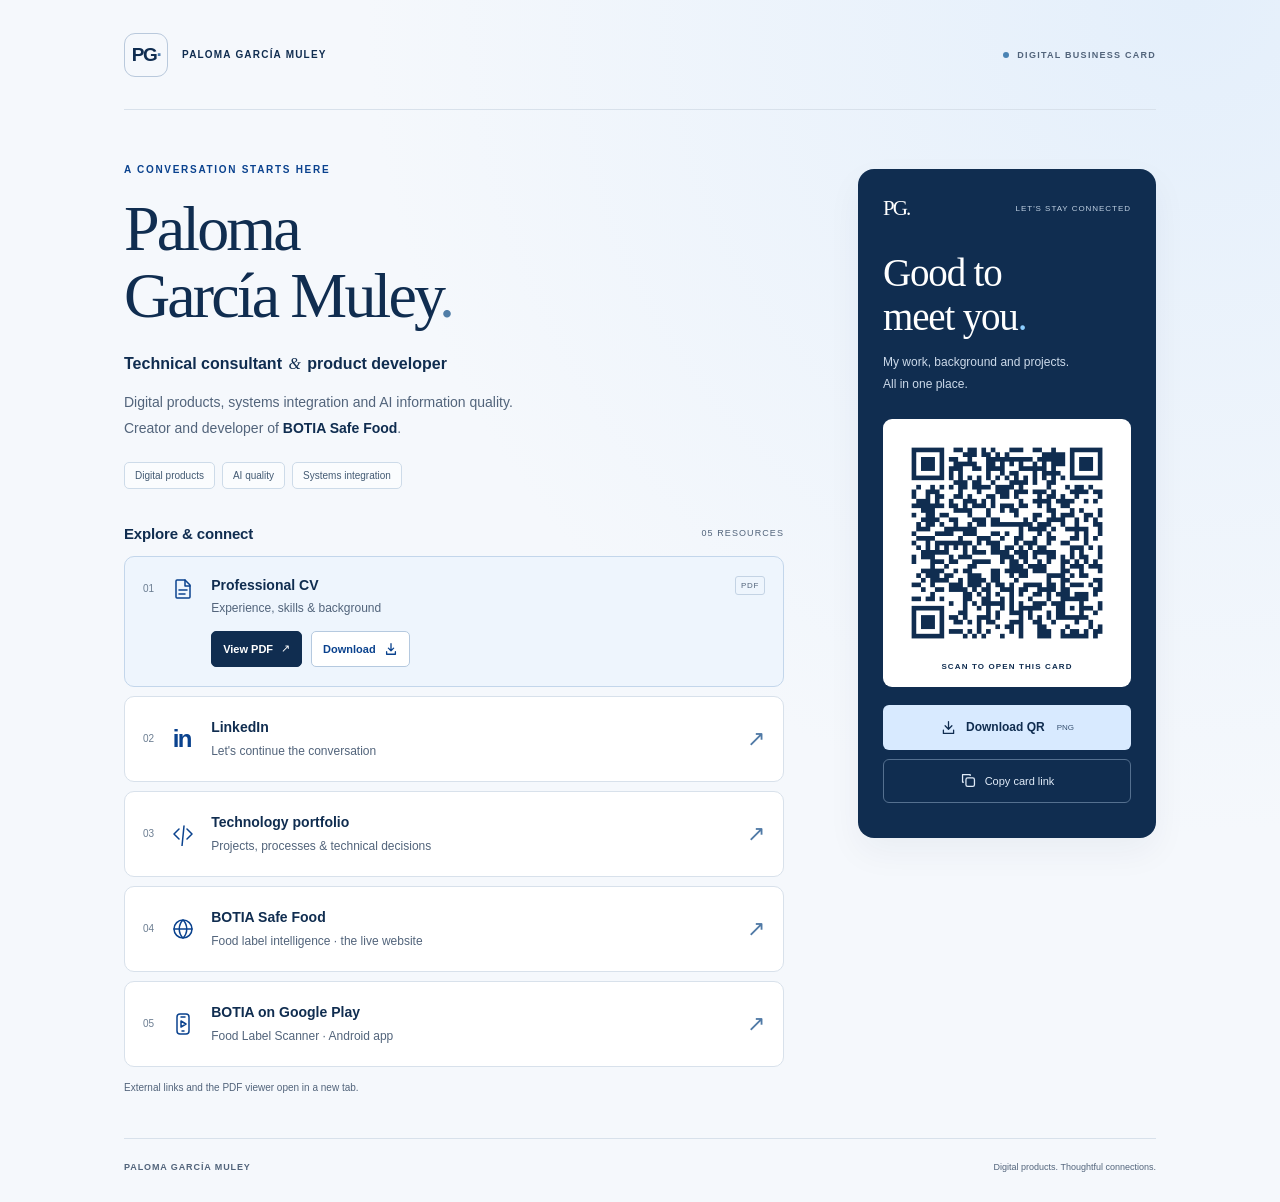
<file: card/index.html>
<!doctype html>
<html lang="en">
<head>
  <meta charset="utf-8">
  <meta name="viewport" content="width=device-width, initial-scale=1">
  <meta name="theme-color" content="#102d50">
  <meta name="description" content="Connect with Paloma García Muley: professional CV, LinkedIn, technology portfolio and BOTIA Safe Food.">
  <meta name="referrer" content="strict-origin-when-cross-origin">
  <meta property="og:type" content="website">
  <meta property="og:title" content="Paloma García Muley · Let's connect">
  <meta property="og:description" content="Technical consultant & product developer. Explore my work, background and BOTIA Safe Food.">
  <meta property="og:url" content="https://servicehubbotia-glitch.github.io/technology-AIportfolio/card/">
  <title>Paloma García Muley · Professional card</title>
  <link rel="canonical" href="https://servicehubbotia-glitch.github.io/technology-AIportfolio/card/">
  <link rel="icon" href="assets/monogram.svg" type="image/svg+xml">
  <link rel="stylesheet" href="card.css">
  <script src="card.js" defer></script>
</head>
<body>
  <a class="skip-link" href="#resources">Skip to professional links</a>
  <div class="page">
    <header class="masthead">
      <a class="wordmark" href="./" aria-label="Paloma García Muley, professional card"><span class="monogram" aria-hidden="true">PG<span>·</span></span><span>PALOMA GARCÍA MULEY</span></a>
      <span class="edition"><span aria-hidden="true"></span> DIGITAL BUSINESS CARD</span>
    </header>

    <main class="layout">
      <div class="main-column">
        <section class="intro" aria-labelledby="name">
          <p class="eyebrow">A CONVERSATION STARTS HERE</p>
          <h1 id="name">Paloma<br>García Muley<span class="name-dot">.</span></h1>
          <p class="role">Technical consultant <span>&amp;</span> product developer</p>
          <p class="bio">Digital products, systems integration and AI information quality.<br class="desktop-break"> Creator and developer of <strong>BOTIA Safe Food</strong>.</p>
          <ul class="focus-areas" aria-label="Areas of work">
            <li>Digital products</li><li>AI quality</li><li>Systems integration</li>
          </ul>
        </section>

        <section class="resources" id="resources" aria-labelledby="resources-title">
          <div class="section-heading"><h2 id="resources-title">Explore &amp; connect</h2><span>05 RESOURCES</span></div>
          <!-- Edit the resource URLs here. Keep this card's /card/ address unchanged to reuse the QR. -->
          <ol class="resource-list">
            <li class="resource cv-resource">
              <span class="resource-number" aria-hidden="true">01</span>
              <span class="resource-icon" aria-hidden="true"><svg viewBox="0 0 24 24"><path d="M14 3H6a1 1 0 0 0-1 1v16a1 1 0 0 0 1 1h12a1 1 0 0 0 1-1V8z"/><path d="M14 3v6h5M8 13h8M8 17h6"/></svg></span>
              <div class="resource-copy"><h3>Professional CV</h3><p>Experience, skills &amp; background</p><div class="cv-actions"><a href="assets/paloma-garcia-muley-cv.pdf" target="_blank" rel="noopener noreferrer" aria-label="View professional CV as PDF (opens in a new tab)">View PDF <span aria-hidden="true">↗</span></a><a href="assets/paloma-garcia-muley-cv.pdf" download="Paloma-Garcia-Muley-CV.pdf" aria-label="Download professional CV as PDF">Download <svg viewBox="0 0 16 16" aria-hidden="true"><path d="M8 2v8m-3-3 3 3 3-3M3 11v3h10v-3"/></svg></a></div></div>
              <span class="format-label">PDF</span>
            </li>
            <li><a class="resource resource-link" href="https://www.linkedin.com/in/paloma-garcia-muley/" target="_blank" rel="noopener noreferrer" aria-label="Connect on LinkedIn (opens in a new tab)">
              <span class="resource-number" aria-hidden="true">02</span><span class="resource-icon linkedin-icon" aria-hidden="true">in</span><div class="resource-copy"><h3>LinkedIn</h3><p>Let's continue the conversation</p></div><span class="resource-arrow" aria-hidden="true">↗</span>
            </a></li>
            <li><a class="resource resource-link" href="https://servicehubbotia-glitch.github.io/technology-AIportfolio/" target="_blank" rel="noopener noreferrer" aria-label="Explore the technology portfolio (opens in a new tab)">
              <span class="resource-number" aria-hidden="true">03</span><span class="resource-icon" aria-hidden="true"><svg viewBox="0 0 24 24"><path d="m8 7-5 5 5 5m8-10 5 5-5 5m-3-13-2 20"/></svg></span><div class="resource-copy"><h3>Technology portfolio</h3><p>Projects, processes &amp; technical decisions</p></div><span class="resource-arrow" aria-hidden="true">↗</span>
            </a></li>
            <li><a class="resource resource-link" href="https://www.botia-safefood.com/" target="_blank" rel="noopener noreferrer" aria-label="Visit the BOTIA Safe Food website (opens in a new tab)">
              <span class="resource-number" aria-hidden="true">04</span><span class="resource-icon" aria-hidden="true"><svg viewBox="0 0 24 24"><circle cx="12" cy="12" r="9"/><path d="M3 12h18M12 3c5 5 5 13 0 18-5-5-5-13 0-18Z"/></svg></span><div class="resource-copy"><h3>BOTIA Safe Food</h3><p>Food label intelligence · the live website</p></div><span class="resource-arrow" aria-hidden="true">↗</span>
            </a></li>
            <li><a class="resource resource-link" href="https://play.google.com/store/apps/details?id=com.botia.safefood" target="_blank" rel="noopener noreferrer" aria-label="View BOTIA Food Label Scanner on Google Play (opens in a new tab)">
              <span class="resource-number" aria-hidden="true">05</span><span class="resource-icon" aria-hidden="true"><svg viewBox="0 0 24 24"><rect x="6" y="2" width="12" height="20" rx="3"/><path d="M10 5h4M11 19h2"/><path d="m10 9 5 3-5 3Z"/></svg></span><div class="resource-copy"><h3>BOTIA on Google Play</h3><p>Food Label Scanner · Android app</p></div><span class="resource-arrow" aria-hidden="true">↗</span>
            </a></li>
          </ol>
          <p class="link-note">External links and the PDF viewer open in a new tab.</p>
        </section>
      </div>

      <aside class="share-panel" aria-labelledby="share-title">
        <div class="share-topline"><span class="small-monogram" aria-hidden="true">PG.</span><span>LET'S STAY CONNECTED</span></div>
        <h2 id="share-title">Good to<br> meet you<span>.</span></h2>
        <p>My work, background and projects.<br> All in one place.</p>
        <div class="qr-paper"><img src="assets/paloma-garcia-muley-qr.png" width="980" height="980" alt="QR code opening Paloma García Muley's professional card" fetchpriority="high"><span>SCAN TO OPEN THIS CARD</span></div>
        <a class="download-qr" href="assets/paloma-garcia-muley-qr.png" download="Paloma-Garcia-Muley-QR.png"><svg viewBox="0 0 20 20" aria-hidden="true"><path d="M10 3v9m-4-4 4 4 4-4M4 13v4h12v-4"/></svg> Download QR <span class="png-label">PNG</span></a>
        <button class="copy-link" type="button" hidden><svg viewBox="0 0 20 20" aria-hidden="true"><rect x="7" y="7" width="10" height="10" rx="2"/><path d="M12 4V3H3v9h1"/></svg><span>Copy card link</span></button>
        <p class="copy-status" role="status" aria-live="polite"></p>
      </aside>
    </main>

    <footer class="footer"><span>PALOMA GARCÍA MULEY</span><span>Digital products. Thoughtful connections.</span></footer>
  </div>
</body>
</html>
</file>
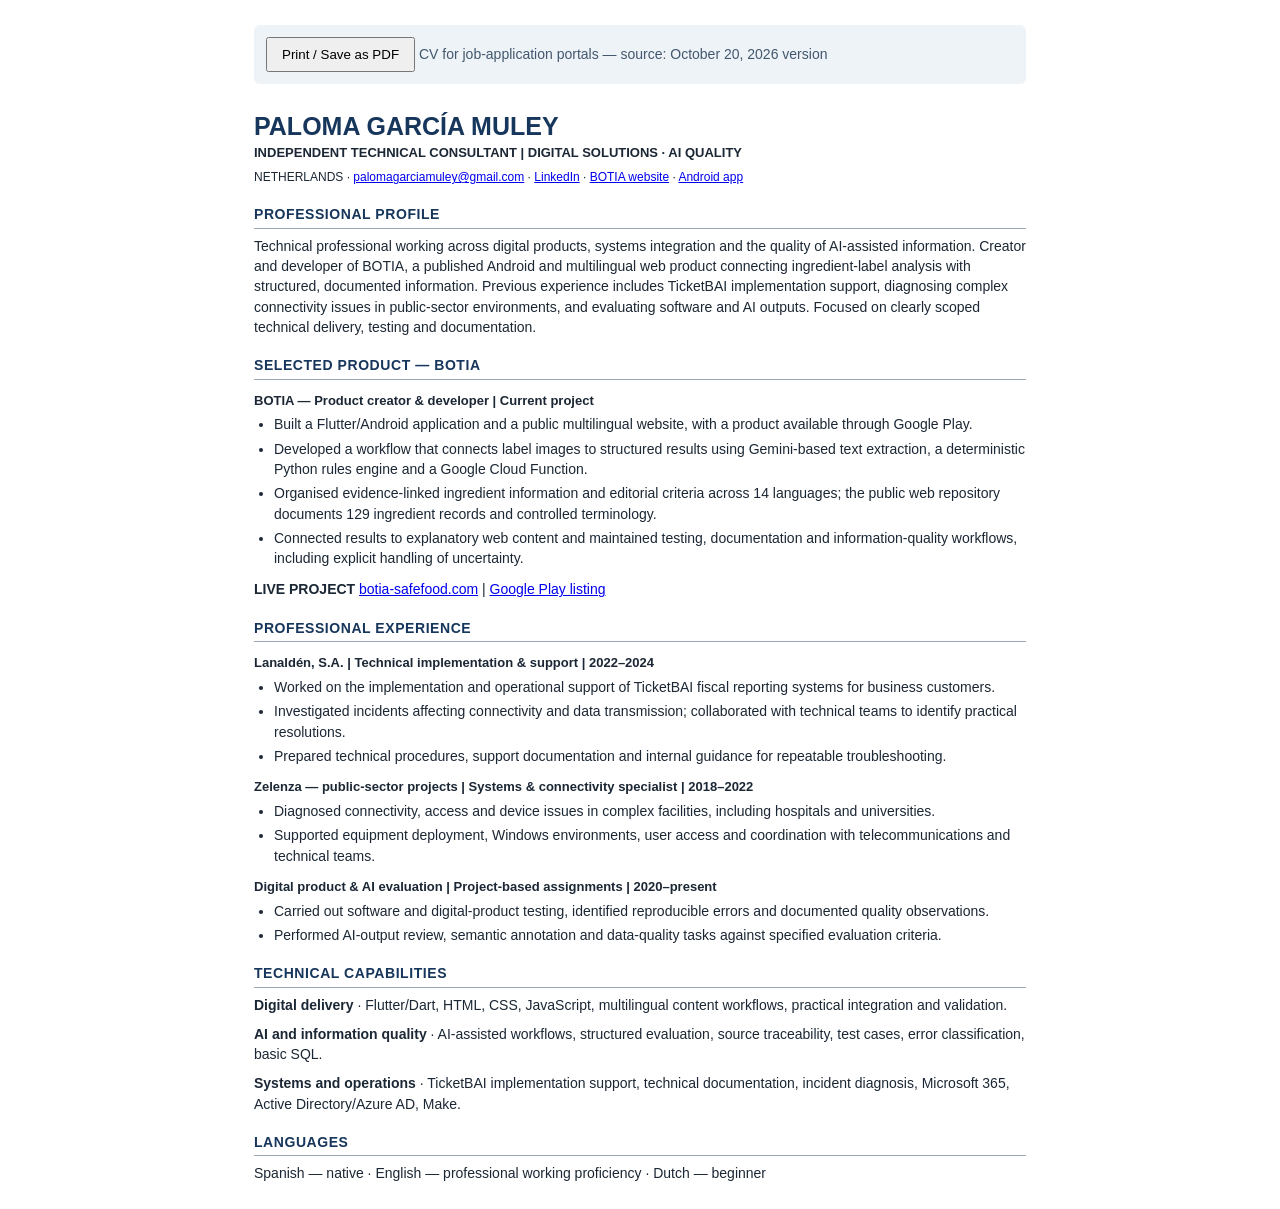
<file: cv.html>
<!doctype html>
<html lang="en"><head><meta charset="utf-8"><meta name="viewport" content="width=device-width,initial-scale=1"><title>Paloma García Muley — CV</title><style>
@page{size:A4;margin:16mm}*{box-sizing:border-box}body{font:14px/1.45 Arial,Helvetica,sans-serif;color:#1b2734;max-width:820px;margin:25px auto;padding:0 24px}h1{font-size:25px;margin:0;color:#17365b}h2{font-size:14px;border-bottom:1px solid #96a8ba;margin:18px 0 7px;padding-bottom:3px;color:#17365b;letter-spacing:.04em}h3{font-size:13px;margin:12px 0 4px}p{margin:5px 0 9px}ul{margin:4px 0 11px;padding-left:20px}li{margin-bottom:4px}.subtitle{font-weight:bold;font-size:13px}.contact{margin-top:6px;font-size:12px}.toolbar{background:#eef3f8;padding:12px;border-radius:6px;margin-bottom:24px}.toolbar button{cursor:pointer;padding:8px 14px}.muted{color:#42576d}@media print{body{margin:0;padding:0;max-width:none;font-size:10.3pt}.toolbar{display:none}h1{font-size:20pt}h2{break-after:avoid}h3{break-after:avoid}a{color:inherit;text-decoration:none}li{break-inside:avoid}}</style></head><body>
<div class="toolbar"><button onclick="window.print()">Print / Save as PDF</button> <span class="muted">CV for job-application portals — source: October 20, 2026 version</span></div>
<header><h1>PALOMA GARCÍA MULEY</h1><div class="subtitle">INDEPENDENT TECHNICAL CONSULTANT | DIGITAL SOLUTIONS · AI QUALITY</div><div class="contact">NETHERLANDS · <a href="mailto:palomagarciamuley@gmail.com">palomagarciamuley@gmail.com</a> · <a href="https://www.linkedin.com/in/paloma-garcia-muley/">LinkedIn</a> · <a href="https://www.botia-safefood.com/">BOTIA website</a> · <a href="https://play.google.com/store/apps/details?id=com.botia.safefood">Android app</a></div></header>
<h2>PROFESSIONAL PROFILE</h2><p>Technical professional working across digital products, systems integration and the quality of AI-assisted information. Creator and developer of BOTIA, a published Android and multilingual web product connecting ingredient-label analysis with structured, documented information. Previous experience includes TicketBAI implementation support, diagnosing complex connectivity issues in public-sector environments, and evaluating software and AI outputs. Focused on clearly scoped technical delivery, testing and documentation.</p>
<h2>SELECTED PRODUCT — BOTIA</h2><h3>BOTIA — Product creator &amp; developer | Current project</h3><ul><li>Built a Flutter/Android application and a public multilingual website, with a product available through Google Play.</li><li>Developed a workflow that connects label images to structured results using Gemini-based text extraction, a deterministic Python rules engine and a Google Cloud Function.</li><li>Organised evidence-linked ingredient information and editorial criteria across 14 languages; the public web repository documents 129 ingredient records and controlled terminology.</li><li>Connected results to explanatory web content and maintained testing, documentation and information-quality workflows, including explicit handling of uncertainty.</li></ul><p><strong>LIVE PROJECT</strong> <a href="https://www.botia-safefood.com/">botia-safefood.com</a> | <a href="https://play.google.com/store/apps/details?id=com.botia.safefood">Google Play listing</a></p>
<h2>PROFESSIONAL EXPERIENCE</h2>
<h3>Lanaldén, S.A. | Technical implementation &amp; support | 2022–2024</h3><ul><li>Worked on the implementation and operational support of TicketBAI fiscal reporting systems for business customers.</li><li>Investigated incidents affecting connectivity and data transmission; collaborated with technical teams to identify practical resolutions.</li><li>Prepared technical procedures, support documentation and internal guidance for repeatable troubleshooting.</li></ul>
<h3>Zelenza — public-sector projects | Systems &amp; connectivity specialist | 2018–2022</h3><ul><li>Diagnosed connectivity, access and device issues in complex facilities, including hospitals and universities.</li><li>Supported equipment deployment, Windows environments, user access and coordination with telecommunications and technical teams.</li></ul>
<h3>Digital product &amp; AI evaluation | Project-based assignments | 2020–present</h3><ul><li>Carried out software and digital-product testing, identified reproducible errors and documented quality observations.</li><li>Performed AI-output review, semantic annotation and data-quality tasks against specified evaluation criteria.</li></ul>
<h2>TECHNICAL CAPABILITIES</h2><p><strong>Digital delivery</strong> · Flutter/Dart, HTML, CSS, JavaScript, multilingual content workflows, practical integration and validation.</p><p><strong>AI and information quality</strong> · AI-assisted workflows, structured evaluation, source traceability, test cases, error classification, basic SQL.</p><p><strong>Systems and operations</strong> · TicketBAI implementation support, technical documentation, incident diagnosis, Microsoft 365, Active Directory/Azure AD, Make.</p>
<h2>LANGUAGES</h2><p>Spanish — native · English — professional working proficiency · Dutch — beginner</p>
</body></html>
</file>
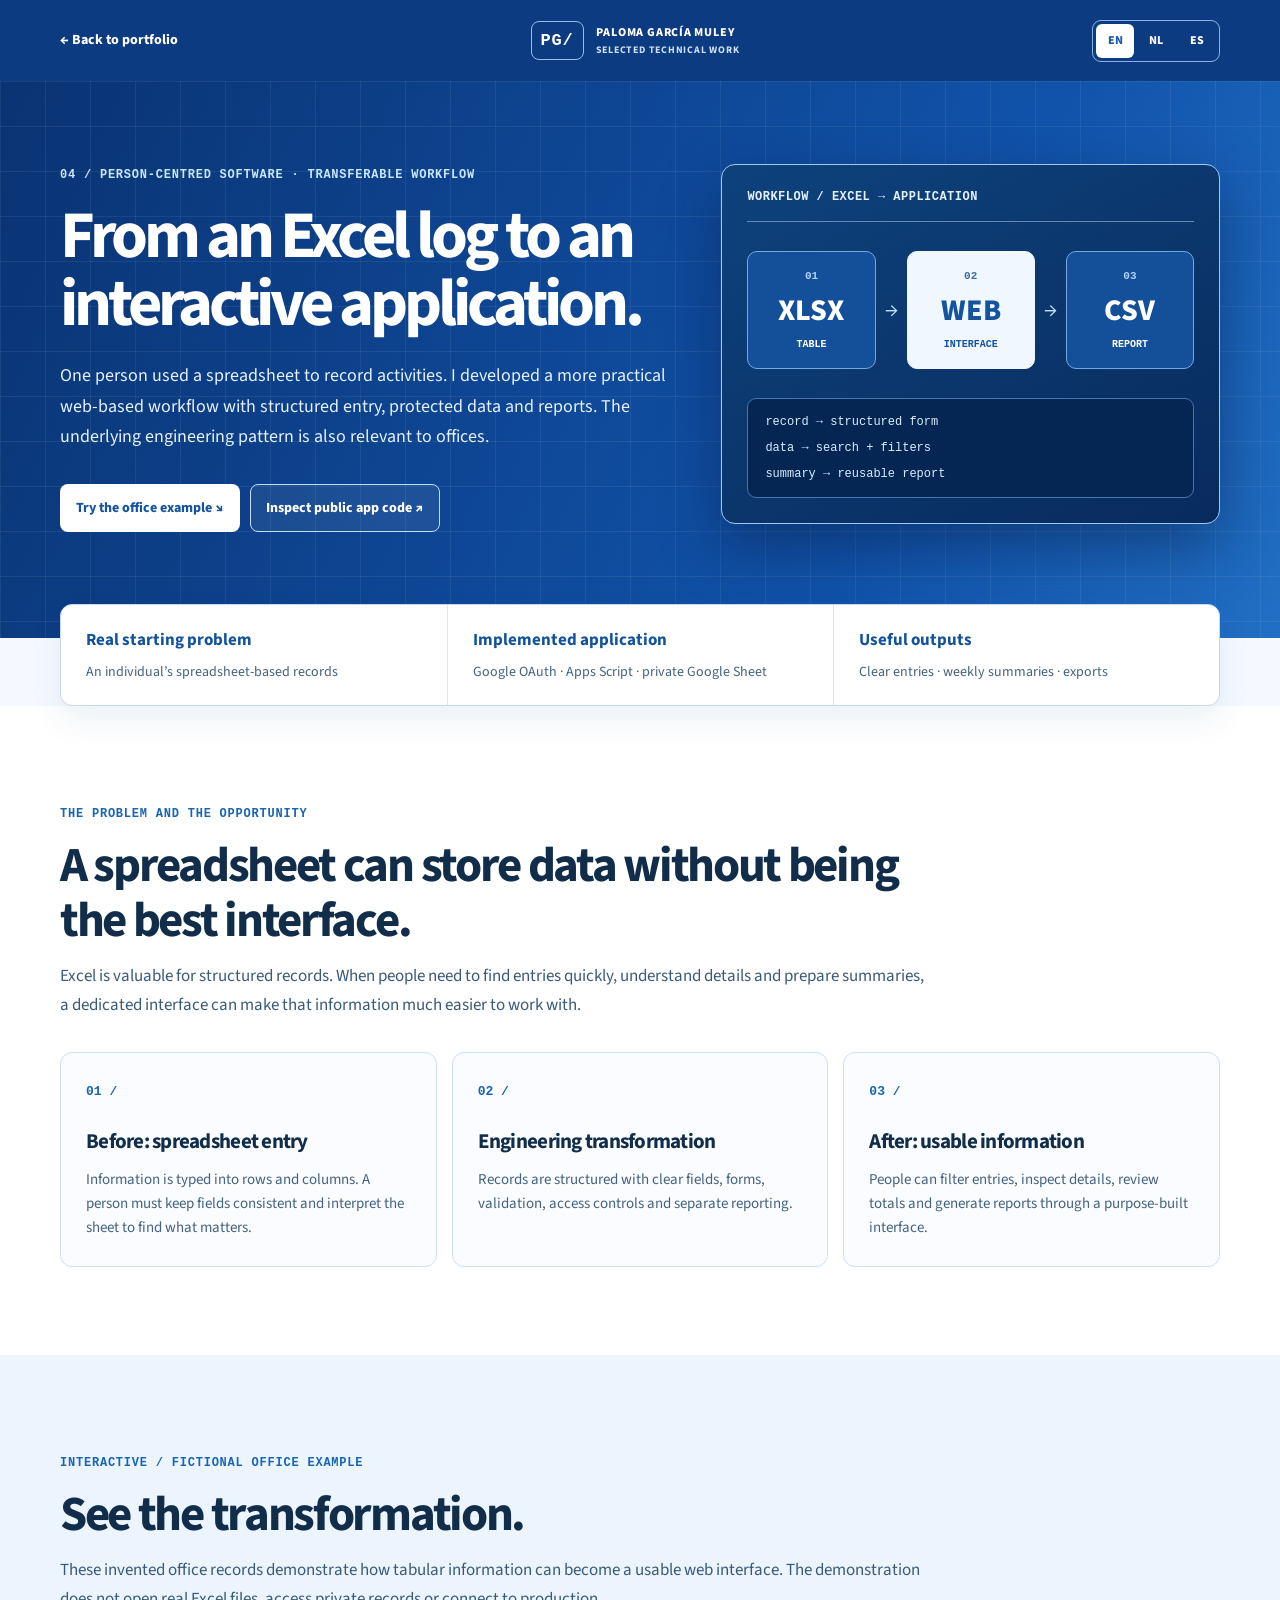
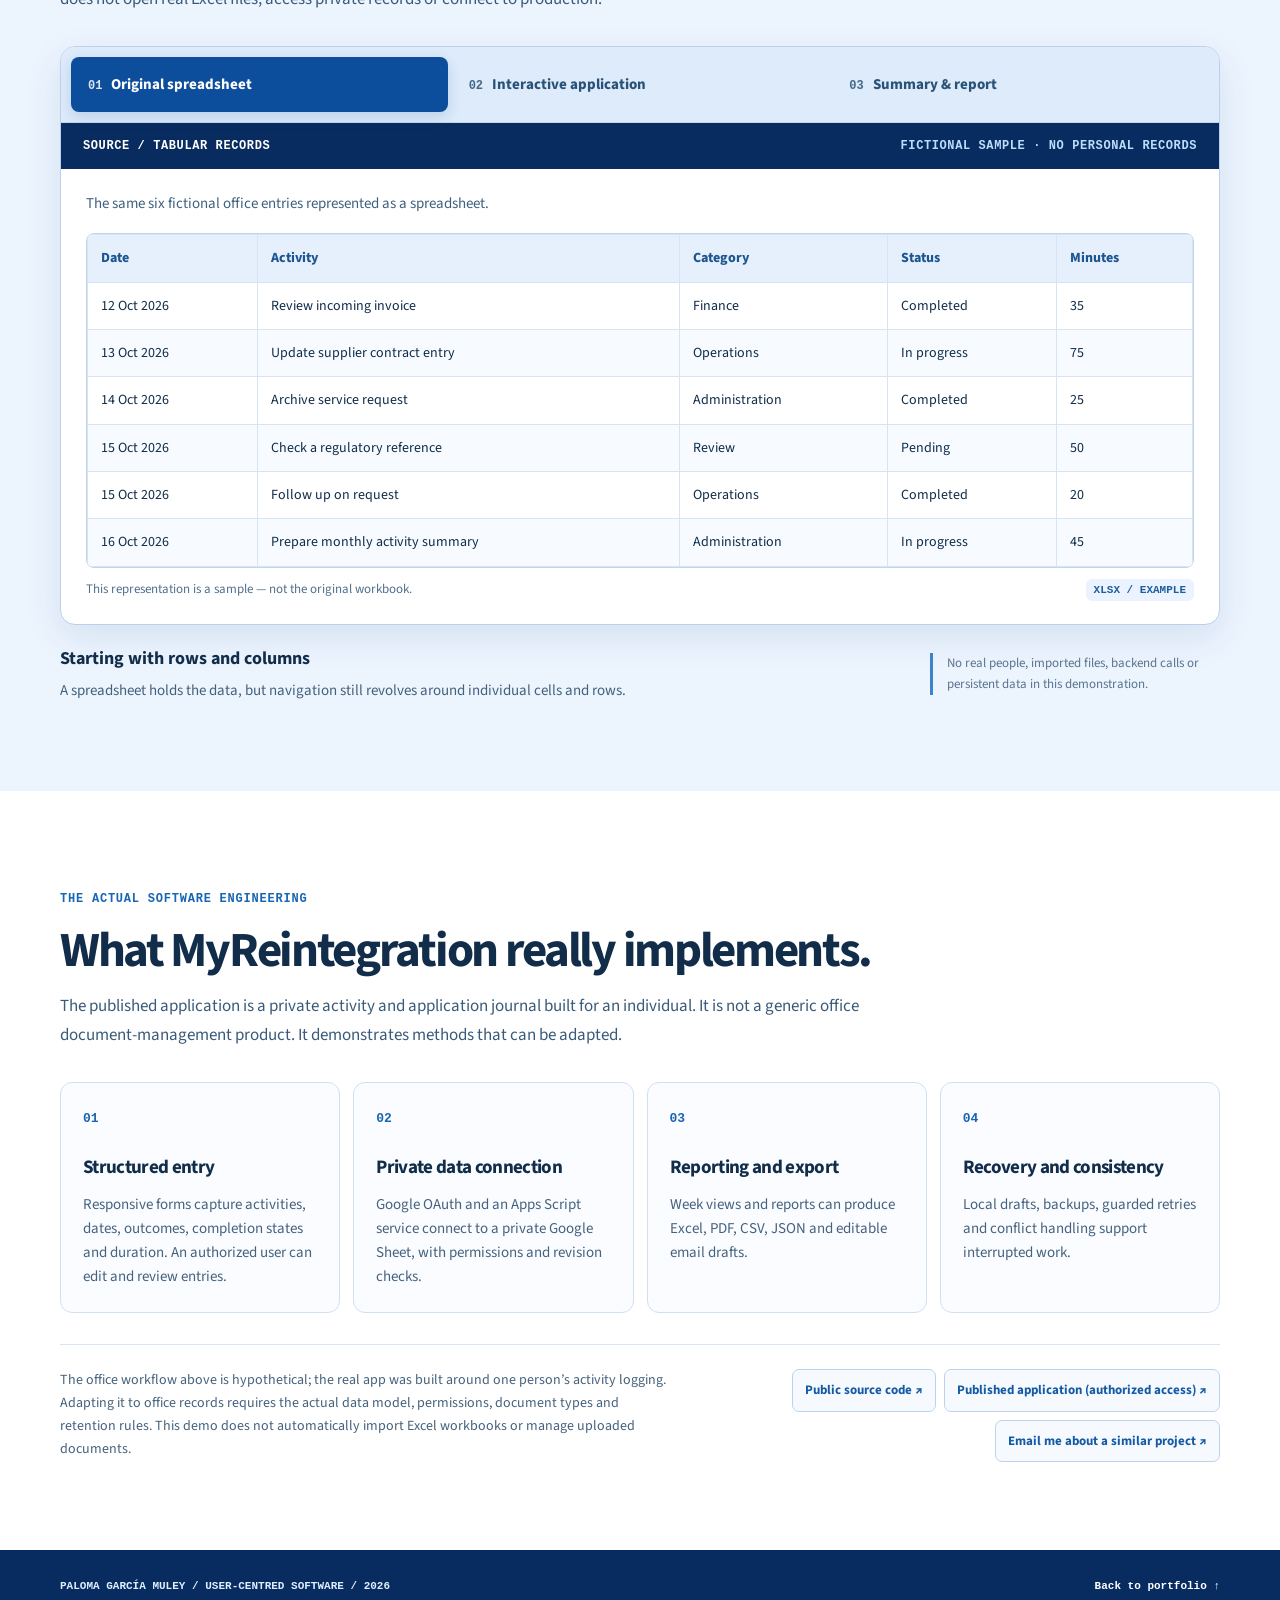
<file: excel-to-app.html>
<!doctype html>
<html lang="en">
<head>
<meta charset="utf-8">
<meta name="viewport" content="width=device-width, initial-scale=1">
<meta name="theme-color" content="#1557A1">
<meta name="description" content="A real individual-use Excel-to-web application, demonstrated through a fictional office workflow: structured records, search, filters and reports. Portfolio of Paloma García Muley.">
<title>From Excel to an interactive application — Paloma García Muley</title>
<link rel="stylesheet" href="./excel-to-app.css">
<script src="./excel-to-app.js" defer></script>
</head>
<body>
<a class="skip" href="#interactive" id="skip-link">Skip to demonstration</a>
<header class="site-header"><div class="wrap header">
 <a id="back-link" class="back" href="./?lang=en#work">← <span id="back-text">Back to portfolio</span></a>
 <span class="brand"><span class="mark">PG/</span><span>PALOMA GARCÍA MULEY<small id="brand-sub">SELECTED TECHNICAL WORK</small></span></span>
 <div id="lang-switch" class="lang-switch" role="group" aria-label="Language">
  <button type="button" data-lang="en" aria-pressed="true" lang="en">EN</button>
  <button type="button" data-lang="nl" aria-pressed="false" lang="nl">NL</button>
  <button type="button" data-lang="es" aria-pressed="false" lang="es">ES</button>
 </div>
</div></header>
<main>
<section class="hero"><div class="wrap hero-grid">
 <div>
  <p id="hero-eyebrow" class="eyebrow">04 / PERSON-CENTRED SOFTWARE · TRANSFERABLE WORKFLOW</p>
  <h1 id="hero-title">From an Excel log to an interactive application.</h1>
  <p id="hero-desc" class="hero-lede">The starting point was simple: one person used a spreadsheet to record activities. I developed a more practical web-based workflow with structured entry, protected data and useful reports. The same engineering pattern can support an office.</p>
  <div class="hero-actions">
   <a id="hero-cta" class="cta bright" href="#interactive">Try the office example ↘</a>
   <a id="hero-code" class="cta light" href="https://github.com/servicehubbotia-glitch/My-Reintegration" target="_blank" rel="noopener noreferrer">Inspect public app code ↗</a>
  </div>
 </div>
 <div class="hero-visual" aria-hidden="true">
  <div class="hero-visual-label">WORKFLOW / EXCEL → APPLICATION</div>
  <div class="hero-flow">
   <div class="hero-flow-cell"><span>01</span><strong>XLSX</strong><small>TABLE</small></div>
   <span class="hero-arrow">→</span>
   <div class="hero-flow-cell active"><span>02</span><strong>WEB</strong><small>INTERFACE</small></div>
   <span class="hero-arrow">→</span>
   <div class="hero-flow-cell"><span>03</span><strong>CSV</strong><small>REPORT</small></div>
  </div>
  <div class="hero-code-lines"><span>record → structured form</span><span>data → search + filters</span><span>summary → reusable report</span></div>
 </div>
</div></section>

<section class="facts wrap" aria-label="Key characteristics">
 <div><strong id="fact1-head">Real starting problem</strong><span id="fact1-text">Personal spreadsheet-based record keeping</span></div>
 <div><strong id="fact2-head">Implemented application</strong><span id="fact2-text">Google OAuth · Apps Script · private Google Sheet</span></div>
 <div><strong id="fact3-head">Practical result</strong><span id="fact3-text">Organised entries · weekly summaries · exports</span></div>
</section>

<section class="section context-section"><div class="wrap">
 <div class="section-intro">
  <p id="context-eyebrow" class="eyebrow blue">THE PROBLEM AND THE OPPORTUNITY</p>
  <h2 id="context-title">A spreadsheet is a starting point, not always the best interface.</h2>
  <p id="context-desc">Excel is valuable for tabular records, but a growing collection of activities can be difficult to explore consistently. A purpose-built interface can display relevant fields, support controlled entry and produce understandable summaries without forcing a user to navigate raw rows.</p>
 </div>
 <div class="context-grid">
  <article><span>01 /</span><h3 id="problem1-title">Before: spreadsheet entry</h3><p id="problem1-desc">Dates, activities and results are recorded in cells. The person must interpret the layout and keep the structure consistent.</p></article>
  <article><span>02 /</span><h3 id="problem2-title">Engineering transformation</h3><p id="problem2-desc">The data is modelled as records, with validation, an interface, access rules and reporting separated from the underlying spreadsheet.</p></article>
  <article><span>03 /</span><h3 id="problem3-title">After: usable information</h3><p id="problem3-desc">A user can navigate records, inspect a selected item, review weekly totals and generate outputs through a dedicated application.</p></article>
 </div>
</div></section>

<section class="section interactive-section" id="interactive"><div class="wrap">
 <div class="section-intro">
  <p id="demo-eyebrow" class="eyebrow blue">INTERACTIVE / FICTIONAL OFFICE EXAMPLE</p>
  <h2 id="demo-title">See the difference.</h2>
  <p id="demo-desc">This small demonstration uses invented office activities to illustrate how structured rows can become a more usable web experience. It does not connect to MyReintegration, load a real Excel workbook or write to a private spreadsheet.</p>
 </div>
 <div class="demo-shell">
  <div class="demo-toolbar" role="tablist" aria-label="View example" id="demo-tabs">
   <button id="tab-excel" type="button" role="tab" aria-selected="true" aria-controls="demo-view" tabindex="0" data-view="excel"><span class="tab-no">01</span><span id="tab-excel-label">Original table</span></button>
   <button id="tab-web" type="button" role="tab" aria-selected="false" aria-controls="demo-view" tabindex="-1" data-view="web"><span class="tab-no">02</span><span id="tab-web-label">Interactive application</span></button>
   <button id="tab-report" type="button" role="tab" aria-selected="false" aria-controls="demo-view" tabindex="-1" data-view="report"><span class="tab-no">03</span><span id="tab-report-label">Report</span></button>
  </div>
  <div class="demo-view" id="demo-view" role="tabpanel" tabindex="0" aria-labelledby="tab-excel">
   <div class="demo-stage-header"><span id="stage-title">SOURCE / SPREADSHEET VIEW</span><span id="demo-label">SAMPLE RECORDS · NO PERSONAL DATA</span></div>
   <div id="view-content" class="view-content"></div>
  </div>
 </div>
 <div class="demo-explainer">
  <div><strong id="explainer-title">Starting with rows and columns</strong><p id="explainer-text">A sheet is a good storage format, but an interface designed around the work helps a person find and act on information.</p></div>
  <span id="demo-disclaimer">No imported files, real people or persistent data in this example.</span>
 </div>
</div></section>

<section class="section engineering-section"><div class="wrap">
 <div class="section-intro">
  <p id="engineering-eyebrow" class="eyebrow blue">THE ACTUAL SOFTWARE ENGINEERING</p>
  <h2 id="engineering-title">What MyReintegration really implements.</h2>
  <p id="engineering-desc">The original application is a private activity and application journal, not a generic office document-management package. Its implementation demonstrates reusable engineering methods.</p>
 </div>
 <div class="engineering-grid">
  <article><span>01</span><h3 id="tech1-title">Structured entry</h3><p id="tech1-desc">Responsive forms capture activity descriptions, dates, status, duration and results. Records can be reviewed and edited by authorized users.</p></article>
  <article><span>02</span><h3 id="tech2-title">Private data connection</h3><p id="tech2-desc">Google OAuth and an Apps Script API connect the interface to a private spreadsheet with service-side access controls and revision checks.</p></article>
  <article><span>03</span><h3 id="tech3-title">Reporting & portability</h3><p id="tech3-desc">Weekly views and reports support Excel, PDF, CSV, JSON and editable email drafts. Exports preserve useful structured information.</p></article>
  <article><span>04</span><h3 id="tech4-title">Recovery & consistency</h3><p id="tech4-desc">Draft recovery, guarded retries, backups and conflict detection help avoid losing work when connections are interrupted.</p></article>
 </div>
 <div class="limitations"><p id="limits-text">Portfolio scope: the office dataset above is hypothetical. The real MyReintegration app solves an individual record-keeping need. Adapting this approach to another organization would require its actual document types, permissions, retention rules and workflows. No automatic Excel-to-app conversion or production document storage is claimed.</p>
 <div class="links"><a id="link-source" href="https://github.com/servicehubbotia-glitch/My-Reintegration" target="_blank" rel="noopener noreferrer">Public source code ↗</a><a id="link-app" href="https://servicehubbotia-glitch.github.io/My-Reintegration/" target="_blank" rel="noopener noreferrer">Published application (authorized login) ↗</a><a id="link-contact" href="mailto:palomagarciamuley@gmail.com?subject=Excel%20to%20web%20project" title="palomagarciamuley@gmail.com">Email me about a project ↗</a></div>
 </div>
</div></section>
</main>
<footer class="footer"><div class="wrap footer-inner"><span>PALOMA GARCÍA MULEY / USER-CENTRED SOFTWARE / 2026</span><a id="footer-back" href="./?lang=en#work">Back to portfolio ↑</a></div></footer>
</body></html>
</file>
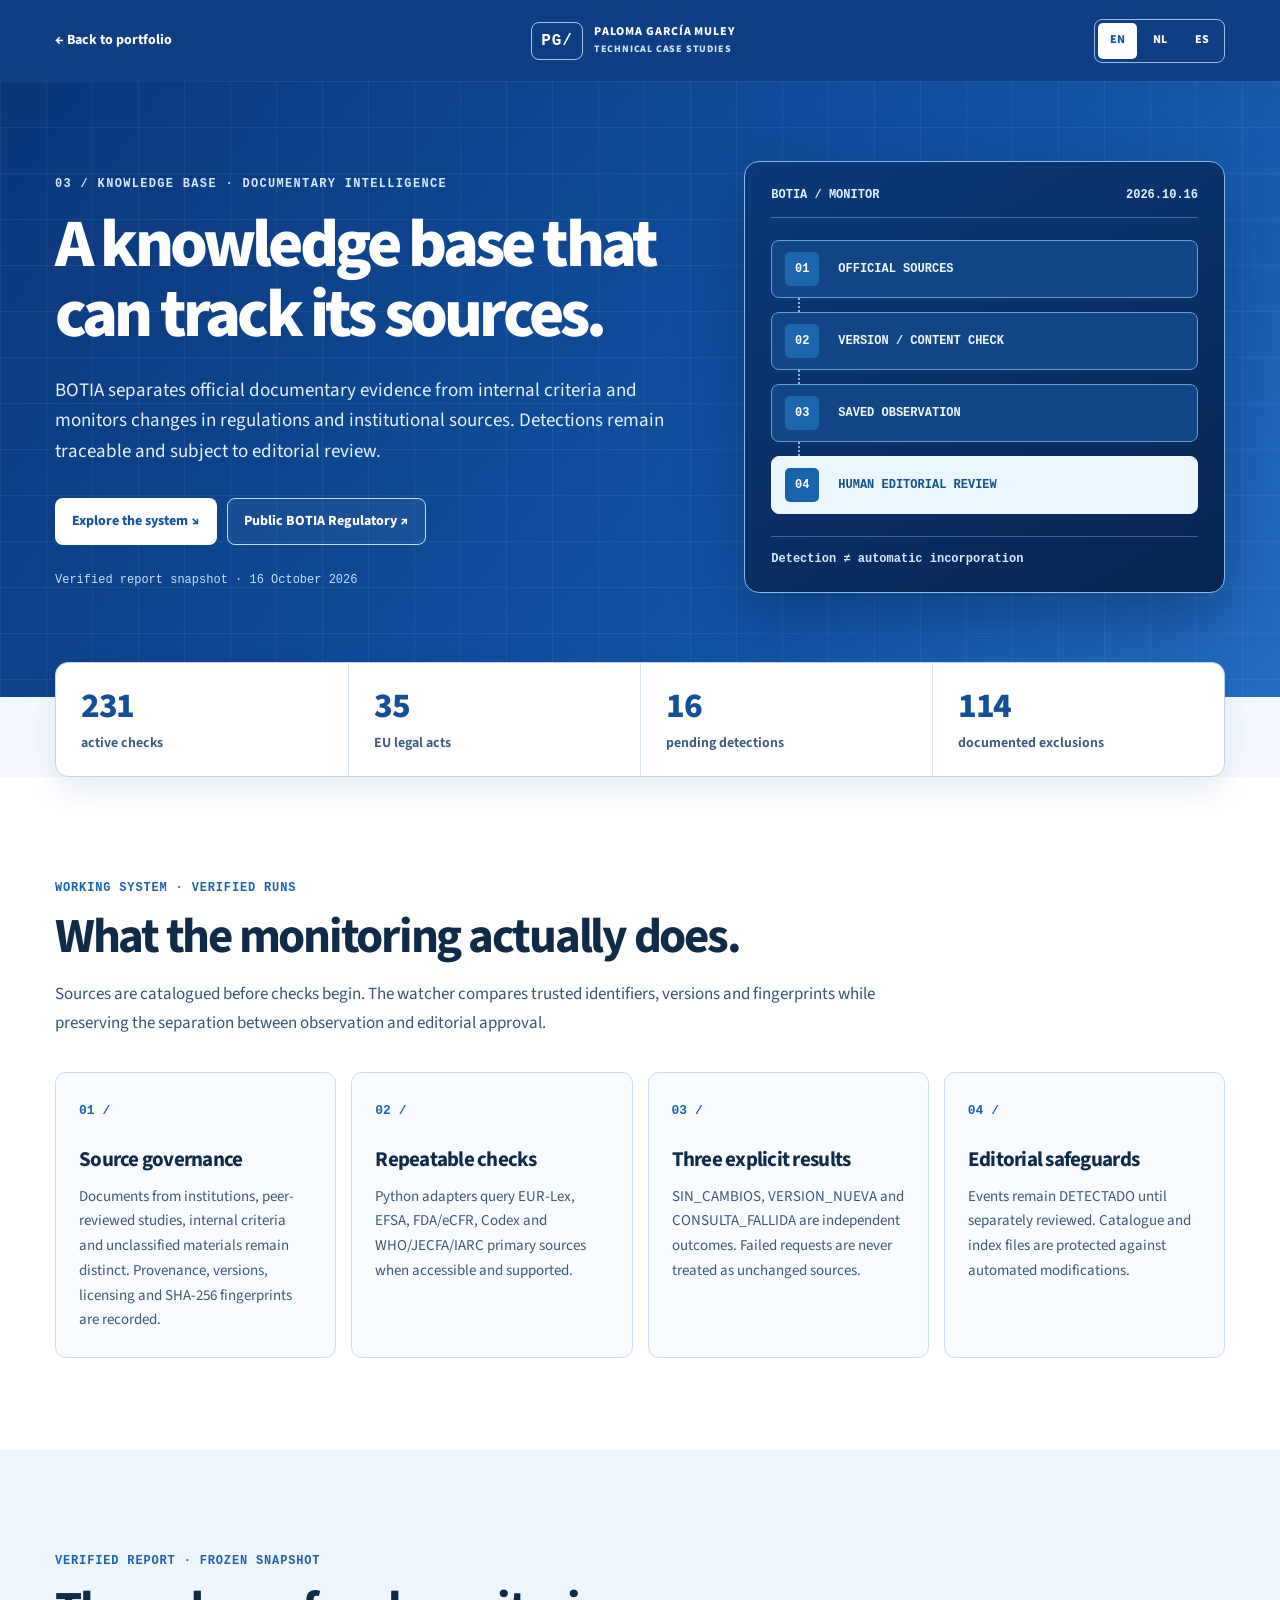
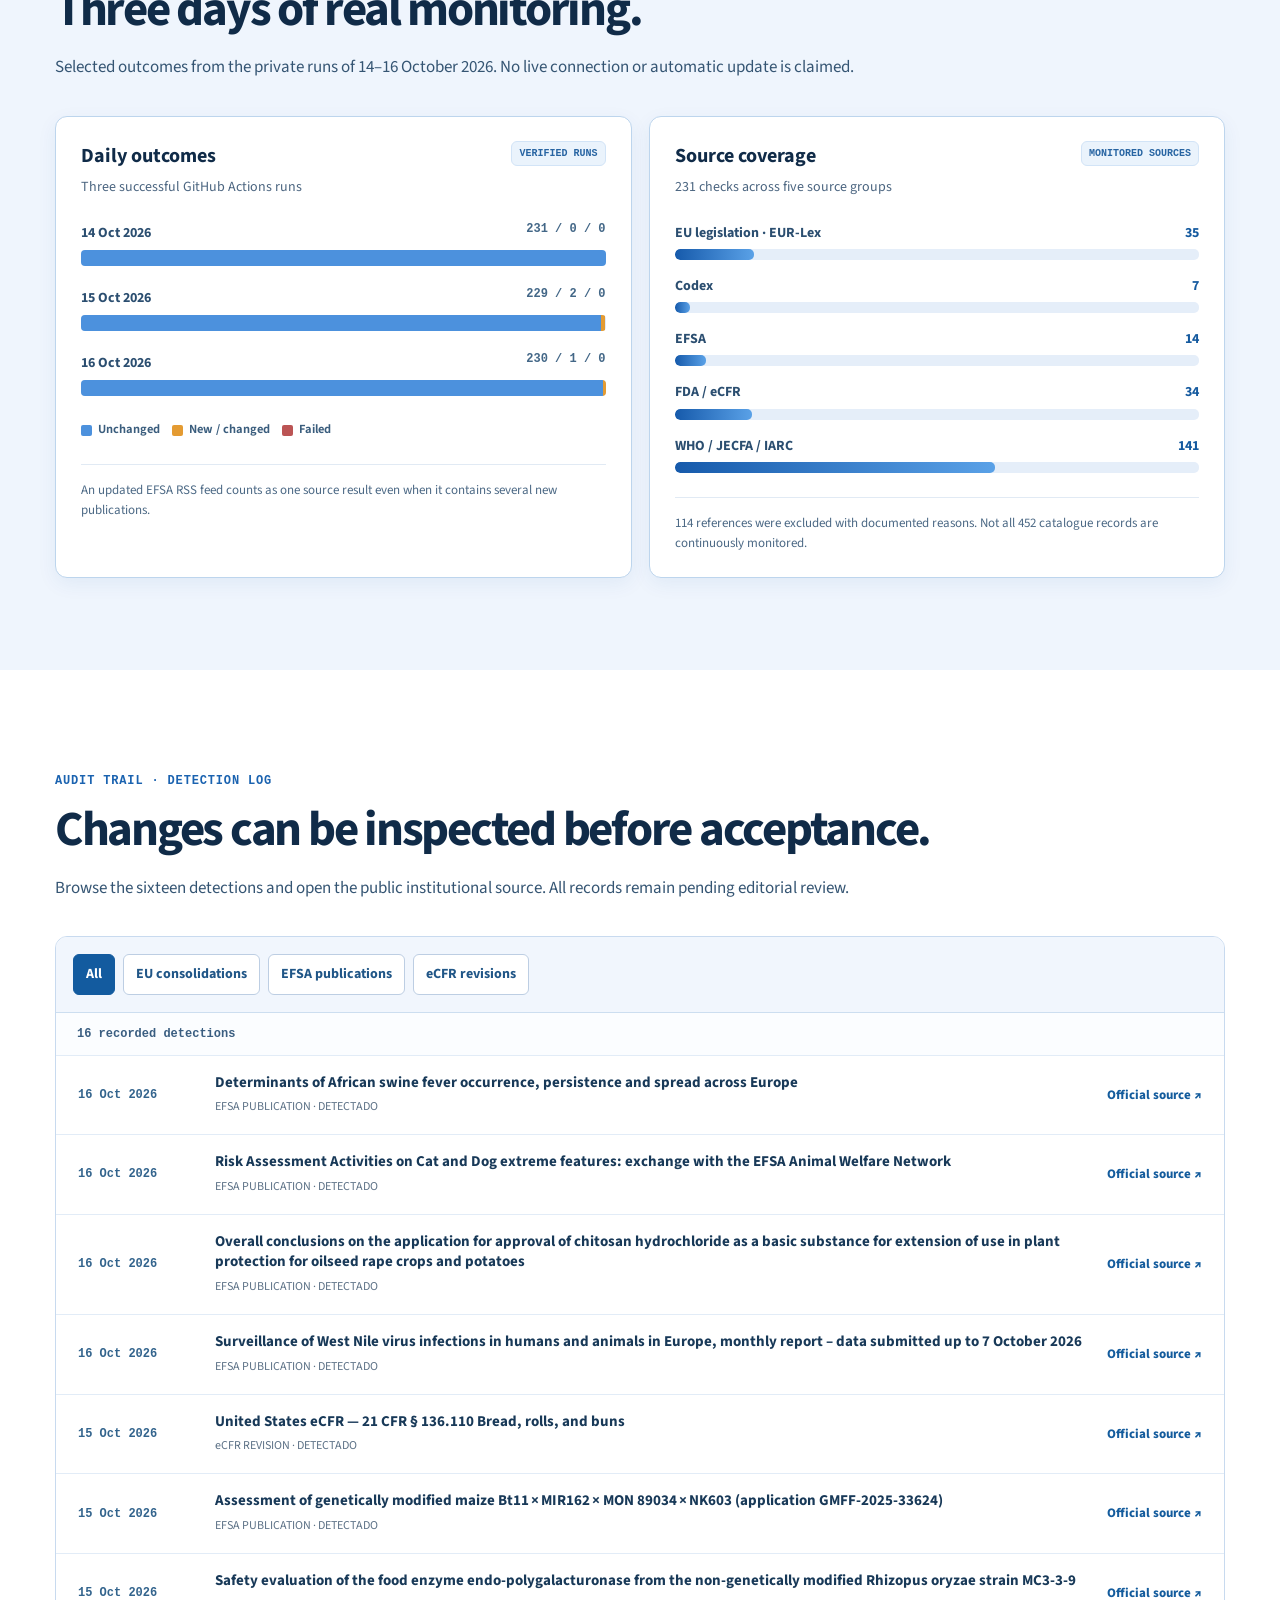
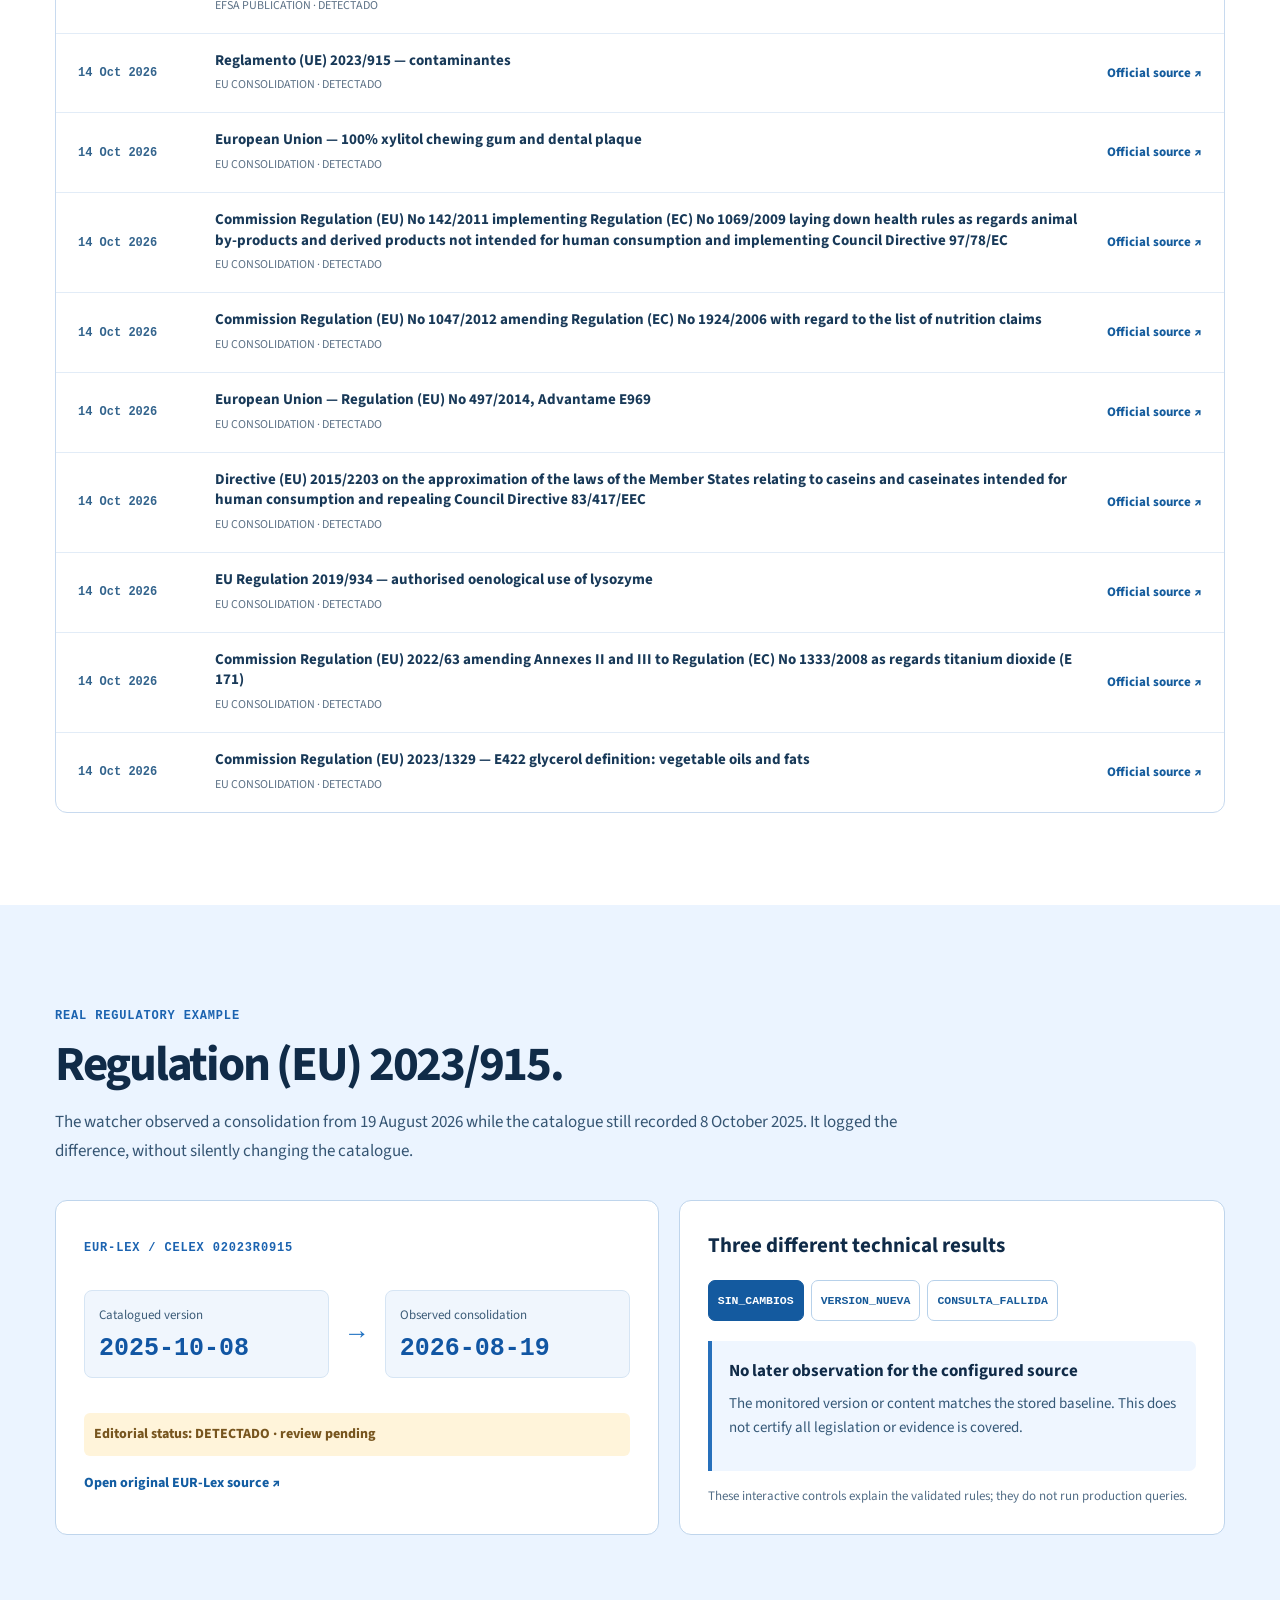
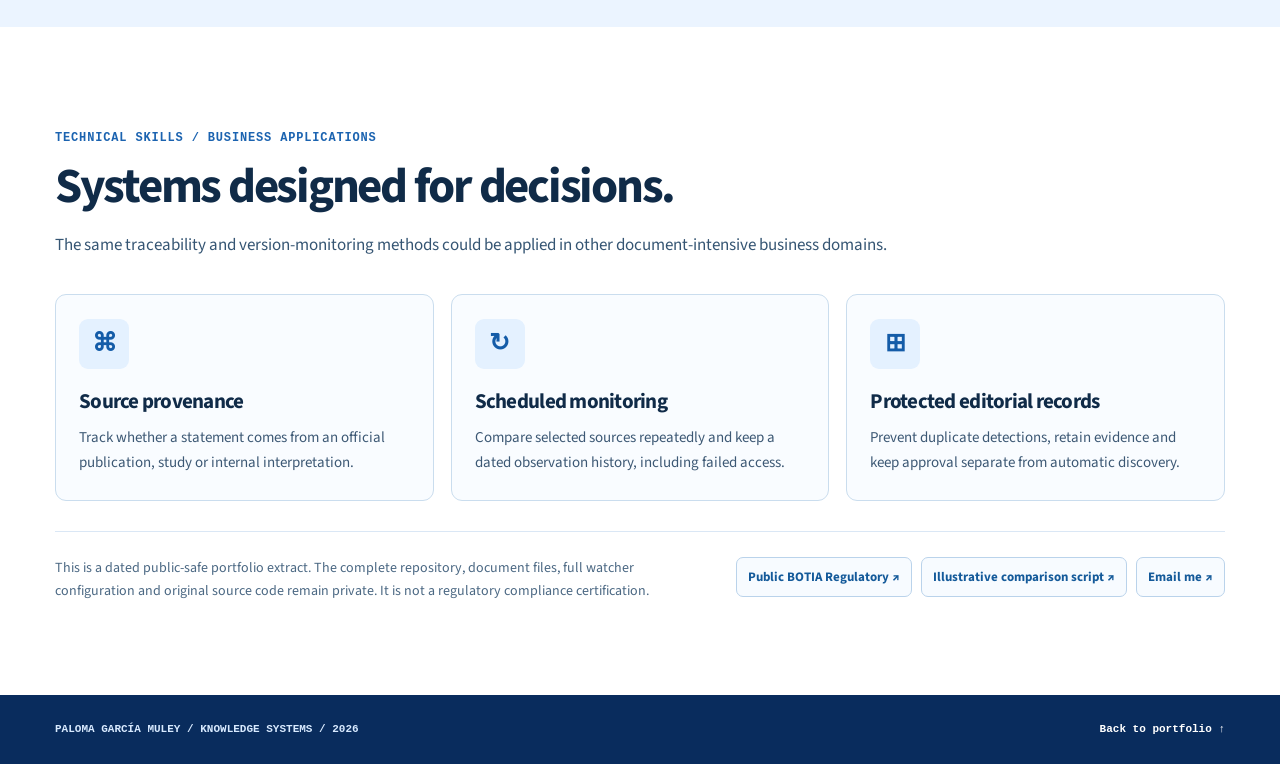
<file: knowledge-monitor.html>
<!doctype html>
<html lang="en">
<head>
<meta charset="utf-8">
<meta name="viewport" content="width=device-width, initial-scale=1">
<meta name="theme-color" content="#104F9C">
<meta name="description" content="BOTIA Knowledge Base: documented source provenance, regulatory monitoring, version tracking and reproducible review. Professional case study by Paloma García Muley.">
<title>BOTIA Knowledge Base — Regulatory Intelligence | Paloma García Muley</title>
<link rel="stylesheet" href="./knowledge-monitor.css">
<script src="./knowledge-monitor.js" defer></script>
</head>
<body>
<a href="#system" class="skip" id="skip">Skip to the system</a>
<header class="site-header"><div class="wrap nav">
 <a class="back" id="back" href="./?lang=en#work">← <span id="back-text">Back to portfolio</span></a>
 <div class="wordmark"><span class="mark">PG/</span><span>PALOMA GARCÍA MULEY<small id="wordmark-sub">TECHNICAL CASE STUDIES</small></span></div>
 <div class="languages" role="group" aria-label="Language" id="language-switch">
  <button type="button" data-lang="en" lang="en" aria-pressed="true">EN</button>
  <button type="button" data-lang="nl" lang="nl" aria-pressed="false">NL</button>
  <button type="button" data-lang="es" lang="es" aria-pressed="false">ES</button>
 </div>
</div></header>
<main>
<section class="hero"><div class="wrap hero-grid">
 <div>
  <p class="kicker" id="hero-kicker">03 / KNOWLEDGE BASE · DOCUMENTARY INTELLIGENCE</p>
  <h1 id="hero-title">A knowledge base that can track its sources.</h1>
  <p class="hero-lede" id="hero-description">BOTIA's knowledge base separates official evidence from internal criteria and observes changes to regulations and documentary sources. Every detection stays traceable and waits for editorial review.</p>
  <div class="hero-actions">
    <a href="#system" class="cta primary" id="explore-button">Explore the system ↘</a>
    <a href="https://www.botia-safefood.com/regulatory/" class="cta outline" id="regulatory-button" target="_blank" rel="noopener noreferrer">Public BOTIA Regulatory ↗</a>
  </div>
  <p class="as-of" id="hero-asof">Verified monitoring snapshot · 16 October 2026</p>
 </div>
 <div class="hero-visual" role="img" aria-label="Overview of source monitoring and editorial review">
  <div class="visual-head"><span>BOTIA / MONITOR</span><span>2026.10.16</span></div>
  <div class="visual-stages">
    <div class="visual-stage"><span class="node">01</span><span id="vis-source">OFFICIAL SOURCES</span></div>
    <div class="vertical-link"></div>
    <div class="visual-stage"><span class="node">02</span><span id="vis-check">VERSION / CONTENT CHECK</span></div>
    <div class="vertical-link"></div>
    <div class="visual-stage"><span class="node">03</span><span id="vis-result">PERSISTED OBSERVATION</span></div>
    <div class="vertical-link"></div>
    <div class="visual-stage active"><span class="node">04</span><span id="vis-review">HUMAN EDITORIAL REVIEW</span></div>
  </div>
  <p class="visual-foot" id="vis-foot">Detection ≠ automatic incorporation</p>
 </div>
</div></section>
<section class="metrics wrap" aria-label="Documented monitoring statistics" id="metrics">
 <div><strong id="metric-active">231</strong><span id="metric-active-label">active checks</span></div>
 <div><strong id="metric-law">35</strong><span id="metric-law-label">EU legal acts</span></div>
 <div><strong id="metric-events">16</strong><span id="metric-events-label">detections to review</span></div>
 <div><strong id="metric-excluded">114</strong><span id="metric-excluded-label">documented exclusions</span></div>
</section>
<section class="section system-section" id="system">
 <div class="wrap">
  <div class="section-intro"><p class="eyebrow" id="system-eyebrow">A WORKING SYSTEM, NOT A MOCKUP</p><h2 id="system-title">What the monitoring actually does.</h2><p id="system-lede">The source collection was catalogued first. The watcher then compares trusted identifiers, revisions and fingerprints, logs results and preserves the difference between discovery and approval.</p></div>
  <div class="system-grid">
   <article><span>01 /</span><h3 id="cap-h1">Source governance</h3><p id="cap-p1">Official institutions, scientific studies, BOTIA criteria and unclassified material remain distinguishable. Each catalogue entry can carry version, provenance, licence and SHA-256 information.</p></article>
   <article><span>02 /</span><h3 id="cap-h2">Repeatable source checks</h3><p id="cap-p2">Python adapters check verified EUR-Lex consolidations, EFSA publications, FDA/eCFR references, Codex and WHO/JECFA/IARC material.</p></article>
   <article><span>03 /</span><h3 id="cap-h3">Three explicit outcomes</h3><p id="cap-p3">SIN_CAMBIOS, VERSION_NUEVA and CONSULTA_FALLIDA are different results. A network or verification failure is never treated as an unchanged source.</p></article>
   <article><span>04 /</span><h3 id="cap-h4">Human review and safeguards</h3><p id="cap-p4">Detection events remain DETECTADO until an editorial decision. Source version records and the catalogue are not silently updated by the monitoring job.</p></article>
  </div>
 </div>
</section>
<section class="section dashboard-section" id="dashboard">
 <div class="wrap">
  <div class="section-intro"><p class="eyebrow" id="dashboard-eyebrow">VERIFIED REPORT · FROZEN SNAPSHOT</p><h2 id="dashboard-title">Three days of actual monitoring.</h2><p id="dashboard-description">A static extract from the real private monitoring reports, dated 14–16 October 2026. It is not a live connection to the watcher.</p></div>
  <div class="dash-grid">
   <div class="report">
    <header class="report-header"><div><strong id="history-title">Daily outcomes</strong><span id="history-subtitle">Three successful GitHub Actions runs</span></div><span class="report-tag" id="history-tag">VERIFIED EXECUTIONS</span></header>
    <div id="history" class="history"></div>
    <div class="legend" id="history-legend">
      <span><i class="legend-same"></i><span id="legend-same">Unchanged</span></span><span><i class="legend-new"></i><span id="legend-new">New version / update</span></span><span><i class="legend-failed"></i><span id="legend-failed">Failed</span></span>
    </div>
    <p class="report-note" id="history-note">An RSS feed update counts as one source result, even when it contains several new publications.</p>
   </div>
   <div class="report">
    <header class="report-header"><div><strong id="coverage-title">Monitoring coverage</strong><span id="coverage-subtitle">231 active checks from five source groups</span></div><span class="report-tag" id="coverage-tag">SOURCE DISTRIBUTION</span></header>
    <div id="coverage" class="coverage"></div>
    <p class="report-note" id="coverage-note">114 references excluded with explicit reasons. Monitoring is not claimed for all 452 catalogue records.</p>
   </div>
  </div>
 </div>
</section>
<section class="section events-section" id="events">
 <div class="wrap">
  <div class="section-intro"><p class="eyebrow" id="events-eyebrow">AUDIT TRAIL · DETECTED EVENTS</p><h2 id="events-title">Changes are visible before they are accepted.</h2><p id="events-description">Explore 16 recorded detections. Open their original official source. The records are still awaiting editorial review; the watcher has not incorporated them into the knowledge catalogue.</p></div>
  <div class="event-panel">
   <div class="filters" role="group" aria-label="Filter detection types" id="event-filters">
    <button type="button" data-filter="all" aria-pressed="true" id="filter-all">All</button>
    <button type="button" data-filter="EU_CONSOLIDATION" aria-pressed="false" id="filter-eu">EU consolidation</button>
    <button type="button" data-filter="EFSA_PUBLICATION" aria-pressed="false" id="filter-efsa">EFSA publications</button>
    <button type="button" data-filter="ECFR_REVISION" aria-pressed="false" id="filter-ecfr">eCFR revision</button>
   </div>
   <div class="event-count" id="event-count">16 recorded detections</div>
   <div class="events" id="event-list"></div>
  </div>
 </div>
</section>
<section class="section example-section" id="example">
 <div class="wrap">
  <div class="section-intro"><p class="eyebrow" id="example-eyebrow">A REAL REGULATORY CASE</p><h2 id="example-title">An example: Regulation (EU) 2023/915.</h2><p id="example-description">The watcher found a consolidated version dated 19 August 2026, while the knowledge catalogue retained 8 October 2025. It recorded the finding, including a source link, without altering the catalogue.</p></div>
  <div class="example-grid">
   <article class="version-card"><p class="eyebrow" id="version-label">EUR-LEX / CELEX 02023R0915</p><div class="version-flow"><div><span id="old-label">Catalogued date</span><strong>2025-10-08</strong></div><span class="flow-arrow">→</span><div><span id="new-label">Observed consolidation</span><strong>2026-08-19</strong></div></div><p id="editorial-label">Editorial status: DETECTADO · pending review</p><a href="https://eur-lex.europa.eu/legal-content/EN/TXT/?uri=CELEX:02023R0915-20260819" id="official-example-link" target="_blank" rel="noopener noreferrer">Open original EU source ↗</a></article>
   <article class="status-card">
    <h3 id="state-title">What does each result mean?</h3>
    <div class="state-tabs" role="group" aria-label="Choose result status">
     <button type="button" data-status="SIN_CAMBIOS" aria-pressed="true">SIN_CAMBIOS</button>
     <button type="button" data-status="VERSION_NUEVA" aria-pressed="false">VERSION_NUEVA</button>
     <button type="button" data-status="CONSULTA_FALLIDA" aria-pressed="false">CONSULTA_FALLIDA</button>
    </div>
    <div class="state-explain"><strong id="state-heading">Observed source matches known reference</strong><p id="state-description">No newer version was observed by the chosen adapter. This does not prove universal legal or scientific completeness.</p></div>
    <p class="state-caveat" id="state-caveat">These descriptions explain the implemented logic; buttons do not run production checks.</p>
   </article>
  </div>
 </div>
</section>
<section class="section transfer-section">
 <div class="wrap">
  <div class="section-intro"><p class="eyebrow" id="transfer-eyebrow">ENGINEERING CAPABILITIES / BUSINESS APPLICATIONS</p><h2 id="transfer-title">Designed for decisions, not just data collection.</h2><p id="transfer-description">The same engineering methods can support other document-heavy domains that require traceability, reproducible checks and reviewable changes.</p></div>
  <div class="transfer-grid">
   <article><span class="transfer-icon">⌘</span><h3 id="transfer-h1">Source provenance</h3><p id="transfer-p1">Keep track of where each assertion originates and whether a document is official, a study or an internal interpretation.</p></article>
   <article><span class="transfer-icon">↻</span><h3 id="transfer-h2">Scheduled change detection</h3><p id="transfer-p2">Monitor selected references daily, retain historical comparisons and handle inaccessible sources explicitly.</p></article>
   <article><span class="transfer-icon">⊞</span><h3 id="transfer-h3">Reproducible audit trails</h3><p id="transfer-p3">Persist dated outcomes, record updates without duplicates and protect editorial data from automated alteration.</p></article>
  </div>
  <div class="privacy-footer"><p id="privacy-description">Portfolio disclosure: this page shows an attributed snapshot of public-source metadata and operational results. The underlying source-document library, full configuration, access-controlled repository and source code stay private. No regulatory compliance certification is claimed.</p><div class="public-links"><a href="https://www.botia-safefood.com/regulatory/" id="footer-regulatory" target="_blank" rel="noopener noreferrer">Public Regulatory Explorer ↗</a><a href="./examples/compare-consolidations.example.js" id="footer-code" target="_blank" rel="noopener noreferrer">Illustrative comparison code ↗</a><a href="mailto:palomagarciamuley@gmail.com?subject=Documentary%20intelligence%20project" aria-label="Email palomagarciamuley@gmail.com" id="footer-contact">Discuss a similar project ↗</a></div></div>
 </div>
</section>
</main>
<footer class="site-footer"><div class="wrap footer-inner"><span>PALOMA GARCÍA MULEY / KNOWLEDGE SYSTEMS / 2026</span><a href="./" id="footer-return">Back to portfolio ↑</a></div></footer>
</body>
</html>
</file>
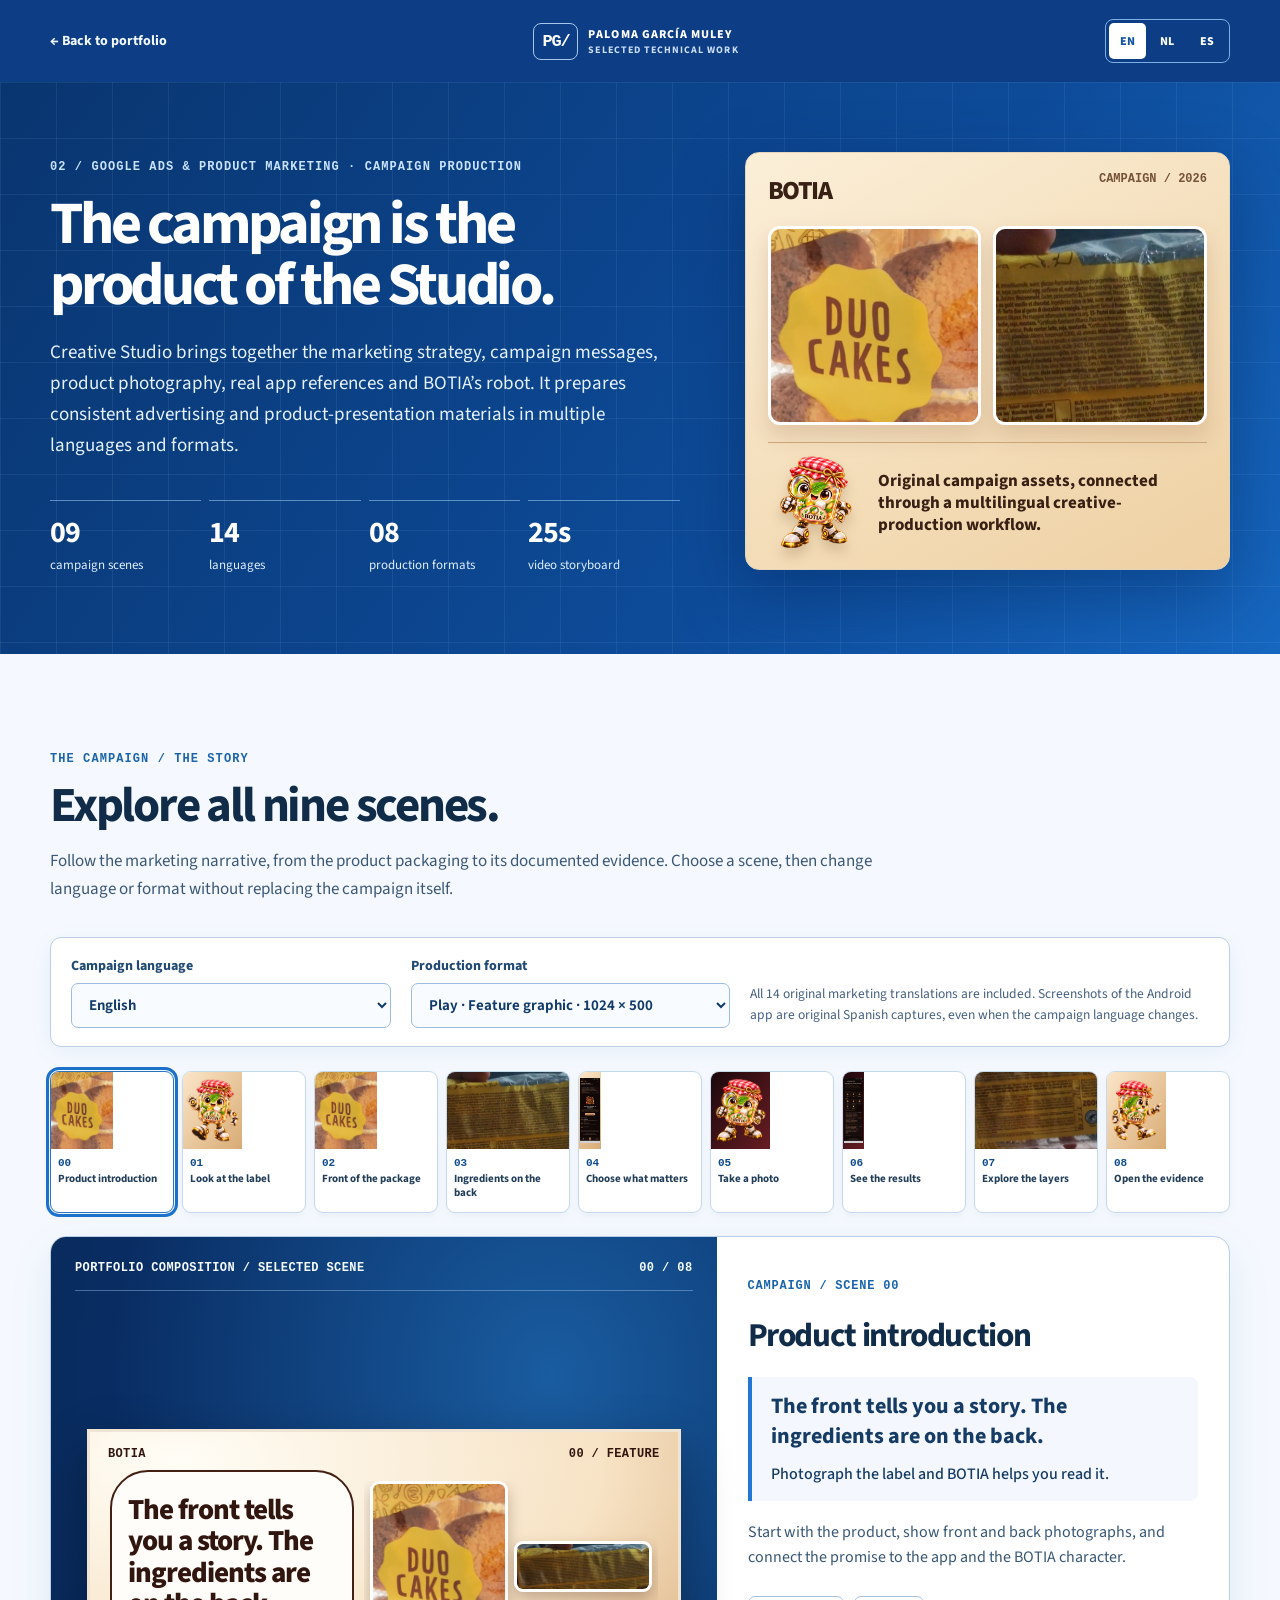
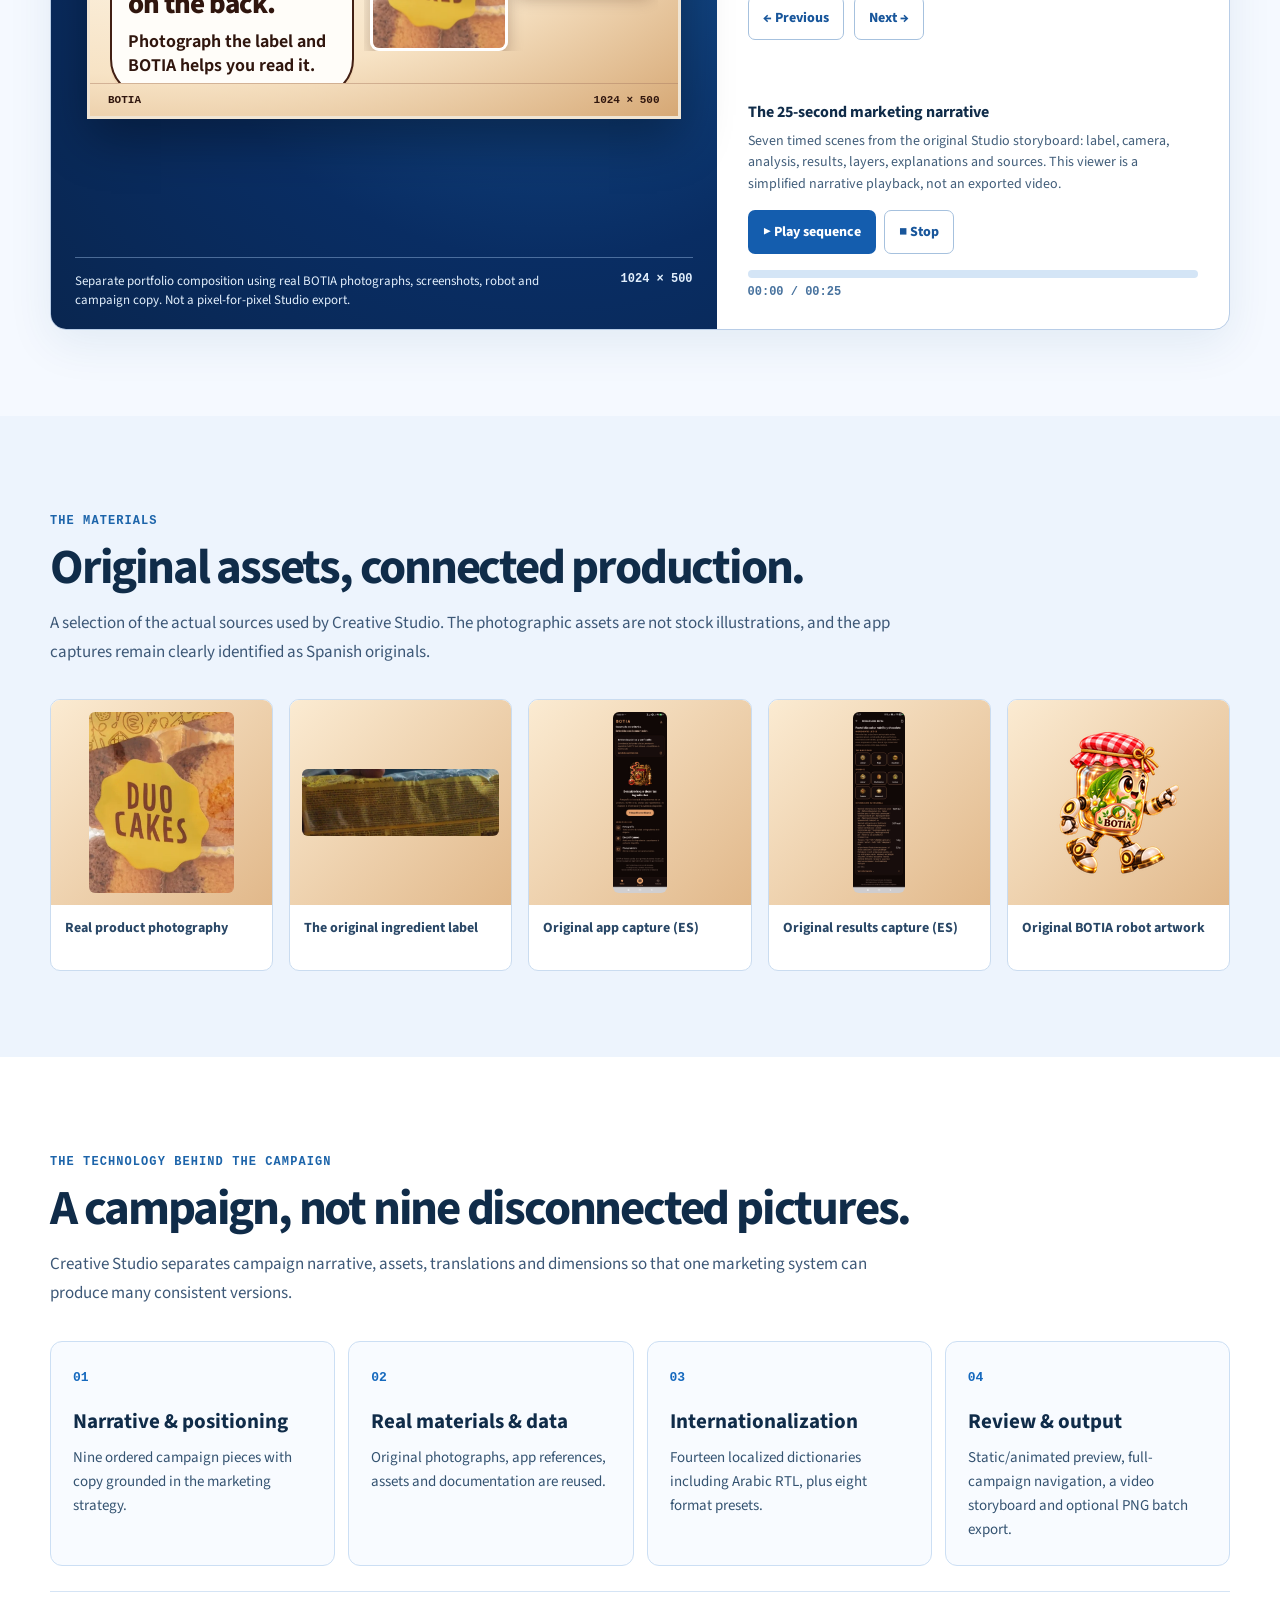
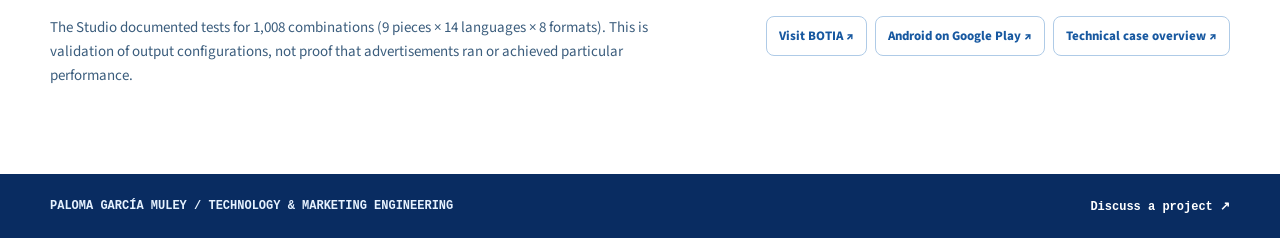
<file: marketing-campaign.html>
<!doctype html>
<html lang="en">
<head>
  <meta charset="utf-8">
  <meta name="viewport" content="width=device-width,initial-scale=1">
  <meta name="theme-color" content="#0D468C">
  <meta name="description" content="BOTIA marketing campaign: nine creative scenes, fourteen languages and eight production formats. A technical portfolio case study by Paloma García Muley.">
  <title>BOTIA Creative Studio — Marketing Campaign | Paloma García Muley</title>
  <link rel="stylesheet" href="./marketing-campaign.css">
  <script defer src="./marketing-campaign.js"></script>
</head>
<body>
  <a href="#campaign" class="skip-link" id="skip-link">Skip to campaign</a>
  <header class="site-header">
    <div class="wrap header-inner">
      <a class="return-link" id="return-link" href="./?lang=en#work">← <span id="return-text">Back to portfolio</span></a>
      <a class="brand" href="./"><span class="brand-mark">PG/</span><span>PALOMA GARCÍA MULEY <small id="brand-sub">SELECTED TECHNICAL WORK</small></span></a>
      <div class="page-languages" role="group" aria-label="Website language" id="page-language-switch">
        <button type="button" data-page-language="en" aria-pressed="true" lang="en">EN</button>
        <button type="button" data-page-language="nl" aria-pressed="false" lang="nl">NL</button>
        <button type="button" data-page-language="es" aria-pressed="false" lang="es">ES</button>
      </div>
    </div>
  </header>
  <main>
    <section class="intro">
      <div class="wrap intro-grid">
        <div>
          <p class="kicker" id="intro-kicker">02 / MARKETING PRODUCTION CASE STUDY</p>
          <h1 id="intro-heading">The campaign is the product of the Studio.</h1>
          <p class="intro-lede" id="intro-description">Creative Studio brings together campaign messages, original photography, product screens and BOTIA's robot, then prepares consistent marketing materials for multiple languages and channels.</p>
          <div class="stats" aria-label="Production facts">
            <div><strong>09</strong><span id="stat-pieces">campaign scenes</span></div>
            <div><strong>14</strong><span id="stat-languages">languages</span></div>
            <div><strong>08</strong><span id="stat-formats">production formats</span></div>
            <div><strong>25s</strong><span id="stat-sequence">video storyboard</span></div>
          </div>
        </div>
        <div class="intro-side">
          <div class="intro-side-top"><span>BOTIA</span><span id="campaign-id">CAMPAIGN / 2026</span></div>
          <div class="intro-side-photos">
            <img src="./marketing-assets/front.jpeg" alt="Original product-front photograph" loading="eager">
            <img src="./marketing-assets/ingredients.jpeg" alt="Original photograph of food ingredients on package" loading="eager">
          </div>
          <div class="intro-side-bottom">
            <img src="./marketing-assets/robot-magnifier.png" alt="Original BOTIA robot illustration">
            <p id="intro-side-caption">Original campaign assets. Structured in a multilingual creative-production system.</p>
          </div>
        </div>
      </div>
    </section>

    <section class="section campaign-section" id="campaign" aria-labelledby="campaign-heading">
      <div class="wrap">
        <div class="section-heading">
          <p class="kicker dark" id="explore-kicker">THE CAMPAIGN / THE STORY</p>
          <h2 id="campaign-heading">Explore the nine scenes.</h2>
          <p id="campaign-description">Choose a scene to see the marketing message and a composition assembled from original BOTIA assets. Then change language and format to see how Creative Studio organizes production.</p>
        </div>
        <div class="campaign-toolbar">
          <label for="campaign-language"><span id="campaign-language-label">Campaign language</span>
            <select id="campaign-language" aria-describedby="language-help"></select>
          </label>
          <label for="campaign-format"><span id="campaign-format-label">Production format</span>
            <select id="campaign-format"></select>
          </label>
          <p class="toolbar-hint" id="language-help">All 14 original campaign translations are available. Some referenced app screenshots are original Spanish captures.</p>
        </div>
        <div class="gallery" id="campaign-gallery" role="group" aria-label="Campaign sequence"></div>

        <div class="viewer">
          <div class="viewer-stage">
            <div class="stage-head"><span id="preview-label">CAMPAIGN COMPOSITION / SELECTED SCENE</span><span id="scene-counter">00 / 08</span></div>
            <div class="stage-centre">
              <div class="creative-art" id="creative-art" data-layout="landscape" data-scene="00" aria-label="Illustrative marketing scene, assembled from original assets"></div>
            </div>
            <div class="stage-foot">
              <span id="preview-explanation">Reconstructed for this portfolio using original assets and translated campaign copy; not an export from the private editor.</span>
              <span id="format-dimensions">1024 × 500</span>
            </div>
          </div>
          <div class="viewer-details">
            <p class="eyebrow" id="scene-role">CAMPAIGN / SCENE 00</p>
            <h3 id="scene-title">Introduction</h3>
            <blockquote id="scene-copy"></blockquote>
            <p class="scene-description" id="scene-description"></p>
            <div class="viewer-actions">
              <button type="button" id="prev-scene" class="outlined"><span id="prev-label">← Previous</span></button>
              <button type="button" id="next-scene" class="outlined"><span id="next-label">Next →</span></button>
            </div>
            <div class="sequence-controls">
              <div>
                <strong id="sequence-heading">The 25-second narrative</strong>
                <p id="sequence-description">Seven timed scenes: label, camera, analysis, results, layers and evidence. This simplified player uses the recorded scene order, not a finished MP4.</p>
              </div>
              <div class="sequence-buttons">
                <button type="button" id="play-sequence"><span id="play-label">▶ Play sequence</span></button>
                <button type="button" id="stop-sequence" class="outlined"><span id="stop-label">■ Stop</span></button>
              </div>
              <div class="progress-track"><div id="sequence-progress" class="progress"></div></div>
              <div class="sequence-time"><output id="sequence-time">00:00 / 00:25</output><span id="sequence-state" aria-live="polite"></span></div>
            </div>
          </div>
        </div>
      </div>
    </section>

    <section class="section evidence-section" aria-labelledby="evidence-title">
      <div class="wrap">
        <div class="section-heading">
          <p class="kicker dark" id="evidence-kicker">BEHIND THE CREATIVE</p>
          <h2 id="evidence-title">Original material, reproducible production.</h2>
          <p id="evidence-description">The marketing story is assembled from original product photography, real application captures, the BOTIA character, and documented copy and format configurations.</p>
        </div>
        <div class="material-grid">
          <figure><div><img loading="lazy" src="./marketing-assets/front.jpeg" alt="Original product front"></div><figcaption id="material-front">Real product photography</figcaption></figure>
          <figure><div><img loading="lazy" src="./marketing-assets/ingredients.jpeg" alt="Original product ingredients"></div><figcaption id="material-label">The actual ingredient label</figcaption></figure>
          <figure><div><img loading="lazy" src="./marketing-assets/app-home-es.jpeg" alt="Original Spanish application capture"></div><figcaption id="material-app">Original app capture (ES)</figcaption></figure>
          <figure><div><img loading="lazy" src="./marketing-assets/app-results-es.jpeg" alt="Original Spanish results screen"></div><figcaption id="material-result">Original result capture (ES)</figcaption></figure>
          <figure><div><img loading="lazy" src="./marketing-assets/robot-pointing.png" alt="Original BOTIA robot, pointing"></div><figcaption id="material-robot">Original BOTIA visual asset</figcaption></figure>
        </div>
      </div>
    </section>

    <section class="section architecture-section" aria-labelledby="architecture-title">
      <div class="wrap">
        <div class="section-heading">
          <p class="kicker dark" id="architecture-kicker">THE TECHNOLOGY BEHIND MARKETING</p>
          <h2 id="architecture-title">A campaign, not nine disconnected pictures.</h2>
          <p id="architecture-description">Creative Studio uses reusable HTML components, localized JSON copy, format presets and validation to turn an approved campaign narrative into a collection of consistent marketing outputs.</p>
        </div>
        <div class="architecture-grid">
          <article><span>01</span><h3 id="architecture-head-1">Narrative & positioning</h3><p id="architecture-body-1">The campaign has nine ordered scenes. The images and copy follow an established communication strategy.</p></article>
          <article><span>02</span><h3 id="architecture-head-2">Shared assets & source data</h3><p id="architecture-body-2">The original photos, app references, mascot and factual texts stay linked to their sources.</p></article>
          <article><span>03</span><h3 id="architecture-head-3">Localization & composition</h3><p id="architecture-body-3">One system handles fourteen languages, Arabic RTL and eight defined format presets.</p></article>
          <article><span>04</span><h3 id="architecture-head-4">Review & output</h3><p id="architecture-body-4">The Studio supports static/animated previews, campaign navigation, an internal video sequence and optional PNG batch export.</p></article>
        </div>
        <div class="evidence-meta">
          <p id="validation-note">Studio validation documented 1,008 combinations (9 scenes × 14 languages × 8 formats). This demonstrates test coverage, not that every possible ad was published.</p>
          <div class="source-links">
            <a id="visit-botia" href="https://www.botia-safefood.com/" target="_blank" rel="noopener noreferrer">Visit BOTIA ↗</a>
            <a id="play-botia" href="https://play.google.com/store/apps/details?id=com.botia.safefood" target="_blank" rel="noopener noreferrer">Android on Google Play ↗</a>
            <a id="other-cases" href="./case-studies.html?project=creative&lang=en">Technical case overview ↗</a>
          </div>
        </div>
      </div>
    </section>
  </main>
  <footer class="site-footer">
    <div class="wrap footer-content"><span>PALOMA GARCÍA MULEY / TECHNOLOGY & MARKETING ENGINEERING</span><a href="mailto:palomagarciamuley@gmail.com?subject=Technical%20project%20enquiry" id="contact-link">Discuss a project ↗</a></div>
  </footer>
</body>
</html>
</file>
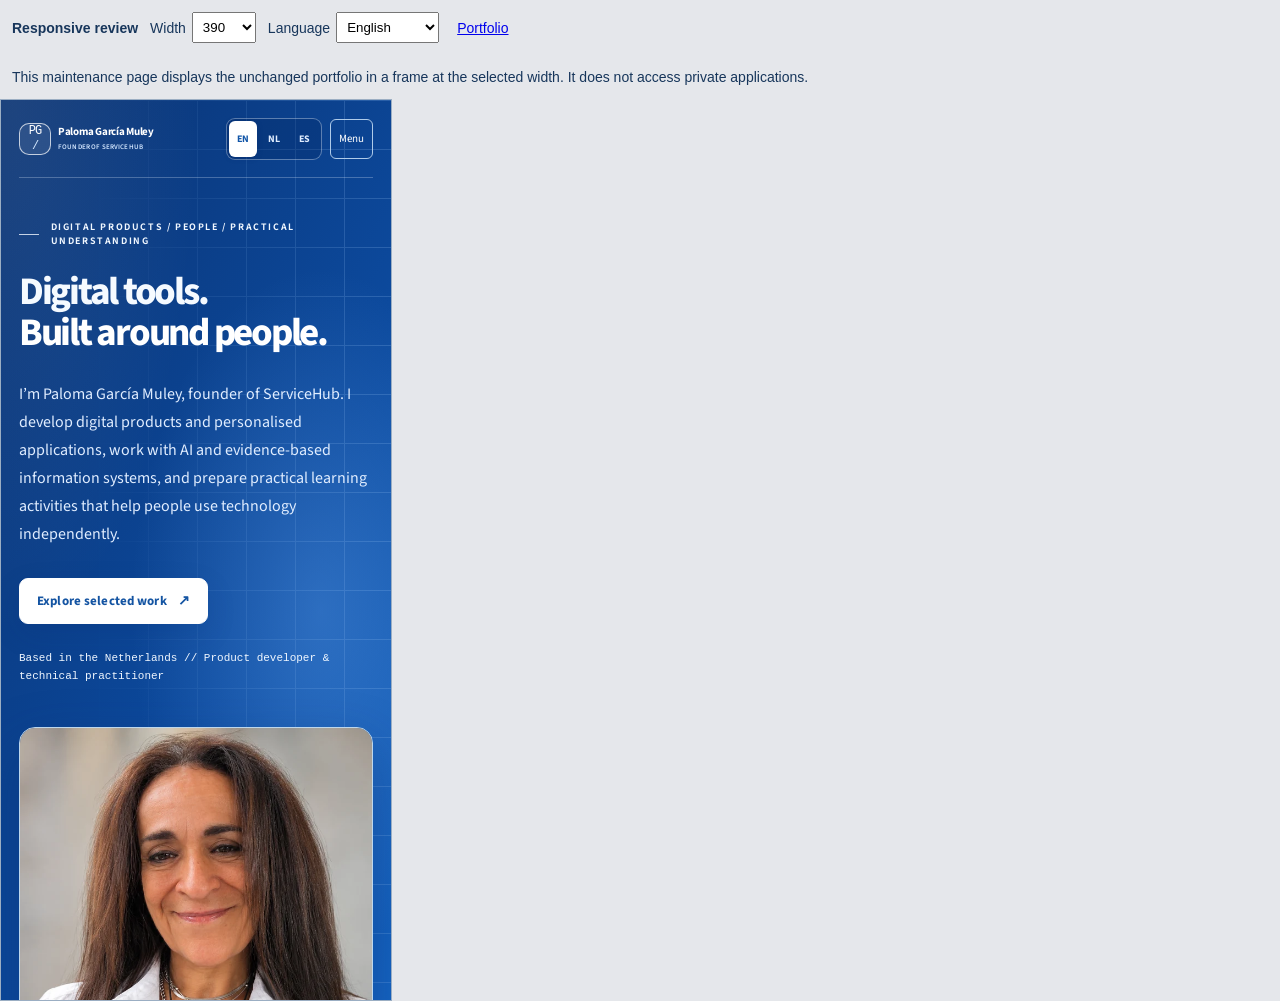
<file: tests/responsive.html>
<!doctype html>
<html lang="en">
<head>
  <meta charset="utf-8">
  <meta name="viewport" content="width=device-width,initial-scale=1">
  <meta name="robots" content="noindex,nofollow">
  <title>ServiceHub — responsive review</title>
  <style>body{margin:0;background:#e5e7eb;font:14px Arial,sans-serif;color:#17365b}header{padding:12px;display:flex;gap:12px;align-items:center;flex-wrap:wrap}label{display:flex;gap:6px;align-items:center}select,a{padding:6px}iframe{display:block;border:1px solid #9baec3;height:900px;max-width:none;background:#fff}p{padding:0 12px}</style>
</head>
<body>
  <header><strong>Responsive review</strong><label>Width <select id="width"><option>360</option><option selected>390</option><option>768</option><option>1024</option><option>1440</option></select></label><label>Language <select id="language"><option value="en">English</option><option value="nl">Nederlands</option><option value="es">Español</option></select></label><a href="../">Portfolio</a></header>
  <p>This maintenance page displays the unchanged portfolio in a frame at the selected width. It does not access private applications.</p>
  <iframe title="Portfolio at selected width" width="390" src="../index.html?lang=en"></iframe>
  <script>
    const frame=document.querySelector('iframe'), width=document.getElementById('width'), language=document.getElementById('language');
    function update(){frame.width=width.value;frame.src='../index.html?lang='+language.value;}
    width.addEventListener('change',update);language.addEventListener('change',update);
  </script>
</body>
</html>
</file>
<file: portfolio-proof-lab.css>
/* Additional project proof explorer — scoped to the public professional portfolio. */
.proof-lab-section{padding:80px 0 102px;background:#FFFFFF;border-top:1px solid #D9E5F2}
.proof-lab-header{max-width:785px;margin-bottom:28px}
.proof-lab-header h2{font-size:clamp(32px,3.8vw,49px);line-height:1.12;font-weight:750;letter-spacing:-.045em;margin:14px 0 13px;color:#0F2034}
.proof-lab-header p{font-size:16px;line-height:1.7;color:#34516D;max-width:720px;margin:0}
.proof-tabs{display:flex;flex-wrap:wrap;gap:8px;padding:8px;background:#EAF2FC;border:1px solid #CBDAEE;border-radius:13px;margin-bottom:18px}
.proof-tabs button{flex:1 1 170px;min-height:48px;border:1px solid transparent;border-radius:9px;background:transparent;color:#244968;font-family:var(--sans);font-size:15px;font-weight:700;padding:10px 14px;text-align:left;transition:background .2s,color .2s,box-shadow .2s}
.proof-tabs button .proof-tab-no{font:600 12px var(--mono);color:#597A9B;margin-right:8px}
.proof-tabs button:hover{background:#F9FCFF}
.proof-tabs button[aria-selected="true"]{background:#0C468E;border-color:#0C468E;color:white;box-shadow:0 7px 19px #113E7325}
.proof-tabs button[aria-selected="true"] .proof-tab-no{color:#D8E9FF}
.proof-body{display:grid;grid-template-columns:minmax(0,1.05fr) minmax(0,.95fr);border-radius:17px;border:1px solid #C9DDF3;overflow:hidden;background:#F7FAFF;min-height:435px}
.proof-visual{background:linear-gradient(140deg,#092D65,#0D4E9D);color:#fff;position:relative;padding:29px 30px 25px;overflow:hidden;display:flex;flex-direction:column;gap:21px}
.proof-visual:before{content:"";position:absolute;inset:0;pointer-events:none;background:radial-gradient(ellipse at 100% 20%,rgba(172,215,255,.23),transparent 48%),linear-gradient(90deg,rgba(255,255,255,.06) 1px,transparent 1px),linear-gradient(rgba(255,255,255,.06) 1px,transparent 1px);background-size:auto,36px 36px,36px 36px}
.proof-visual>*{position:relative;z-index:1}
.proof-preview-header{font:700 12px/1.5 var(--mono);letter-spacing:.06em;display:flex;justify-content:space-between;gap:15px;color:#F0F7FF;border-bottom:1px solid #85ADE080;padding-bottom:13px}
.proof-preview-header span:last-child{color:#BBDDFF;white-space:nowrap}
.proof-mock{flex:1;min-height:225px;display:grid;place-items:center;padding:7px}
.proof-caption{font:12px/1.5 var(--sans);color:#F0F6FF;border-top:1px solid #7DA6D180;padding-top:14px;margin:0}
.proof-pipeline{width:100%;display:flex;align-items:center;justify-content:space-between;gap:4px}
.proof-pipeline-node{min-width:0;text-align:center;flex:1}
.proof-pipeline-box{width:clamp(43px,5vw,62px);height:clamp(43px,5vw,62px);margin:auto;border:1px solid #7EB3ED;border-radius:12px;background:#174F97;display:grid;place-items:center;font:700 19px var(--mono);color:#E7F4FF;transition:background .2s,transform .2s,border-color .2s}
.proof-pipeline-node.active .proof-pipeline-box{background:#fff;color:#094B92;border-color:#fff;transform:translateY(-4px)}
.proof-pipeline-node small{display:block;color:#E7F2FF;font:12px var(--sans);margin-top:12px;word-break:normal;overflow-wrap:anywhere}
.proof-pipeline-arrow{font:15px var(--mono);color:#DDEBFF;margin-top:-20px}
.proof-mock-card{width:min(100%,340px);border-radius:12px;background:#FFFFFF;color:#153A69;border:1px solid #B7D7F8;padding:17px;box-shadow:0 15px 35px #0318323D;transition:width .25s,height .25s,border-radius .25s}
.proof-mock-card[data-layout="portrait"]{width:160px;min-height:244px}
.proof-mock-card[data-layout="square"]{width:230px;min-height:215px}
.proof-mock-card[data-layout="landscape"]{width:min(100%,340px);min-height:155px}
.proof-mock-top{display:flex;align-items:center;justify-content:space-between;gap:9px;font:700 11px var(--mono);color:#1E5B9D;border-bottom:1px solid #D7E6F6;padding-bottom:9px}
.proof-mock-main{padding-top:18px;font:750 clamp(21px,2vw,26px)/1.2 var(--sans)}
.proof-mock-sub{font:12px/1.55 var(--sans);color:#3E5A73;margin-top:10px}
.proof-doc-table{width:min(100%,420px);background:#fff;color:#193B65;border:1px solid #B8D1ED;border-radius:12px;overflow:hidden;box-shadow:0 15px 35px #03183242}
.proof-doc-head{background:#E8F2FF;font:700 12px var(--mono);padding:13px 16px;color:#1A5699}
.proof-doc-row{display:flex;justify-content:space-between;gap:8px;align-items:center;padding:12px 16px;border-top:1px solid #DFE9F6;font:13px var(--sans)}
.proof-doc-row strong{font:700 12px var(--mono);color:#0A57A4;overflow-wrap:anywhere;text-align:right}
.proof-bars{width:min(100%,415px);padding:21px 22px;background:white;color:#164276;border:1px solid #AECDEF;border-radius:12px;box-shadow:0 15px 35px #03183242}
.proof-bars-head{font:700 12px var(--mono);color:#14579B;display:flex;justify-content:space-between;gap:12px;border-bottom:1px solid #D8E6F4;padding-bottom:12px}
.proof-bars-row{height:117px;display:grid;grid-template-columns:repeat(7,1fr);gap:10px;align-items:end;margin:14px 0 10px}
.proof-bars-row span{background:linear-gradient(0deg,#155EA9,#6DAEEB);border-radius:5px 5px 0 0;min-height:8px}
.proof-bars-foot{display:flex;justify-content:space-between;font:12px var(--sans);color:#3C597B}
.proof-copy{display:flex;flex-direction:column;gap:0;padding:33px 36px 36px}
.proof-status{font:700 12px/1.5 var(--mono);text-transform:uppercase;letter-spacing:.045em;color:#145BAB}
.proof-copy h3{font-size:clamp(24px,3vw,35px);font-weight:750;letter-spacing:-.038em;margin:11px 0 13px}
.proof-copy>p{font-size:16px;line-height:1.68;color:#294762;margin-bottom:19px}
.proof-controls{display:flex;flex-wrap:wrap;gap:7px;margin:3px 0 14px}
.proof-controls button{border:1px solid #B9CDE5;color:#17528F;background:#fff;padding:8px 11px;border-radius:7px;font:700 13px var(--sans);min-height:37px}
.proof-controls button:hover{border-color:#1F70C0}
.proof-controls button[aria-pressed="true"]{background:#185DAD;color:#fff;border-color:#185DAD}
.proof-explanation{background:#EDF5FF;border:1px solid #D4E3F5;border-left:4px solid #2175D9;border-radius:7px;padding:14px 15px;font-size:15px;line-height:1.62;color:#25435F;min-height:112px}
.proof-explanation strong{display:block;font-size:14px;color:#123C72;margin-bottom:5px}
.proof-resource-links{display:flex;flex-wrap:wrap;gap:8px;margin-top:auto;padding-top:18px}
.proof-resource-links a{font:700 13px/1.35 var(--sans);border:1px solid #BAD2EB;background:#fff;text-decoration:none;color:#155698;padding:10px 13px;border-radius:8px;display:inline-flex;align-items:center;min-height:42px}
.proof-resource-links a:hover{background:#E7F2FF;border-color:#8BB9ED}
.proof-private-note{display:block;color:#43617E;font-size:13px;line-height:1.5;margin-top:12px}
.proof-link-inline{display:inline-block;color:#165FB1;text-decoration:underline;text-decoration-thickness:1px;text-underline-offset:3px;font-size:14px;font-weight:700;margin-top:12px}
.proof-link-inline:hover{color:#0E3B77}
.proof-link-inline:focus-visible,.proof-controls button:focus-visible,.proof-tabs button:focus-visible,.proof-resource-links a:focus-visible{outline:3px solid #E0B845;outline-offset:3px}
@media(max-width:850px){.proof-body{grid-template-columns:1fr}.proof-visual{min-height:300px}.proof-mock{min-height:200px}.proof-copy{padding:28px}.proof-lab-section{padding:65px 0}}
@media(max-width:640px){.proof-tabs{gap:5px;padding:6px}.proof-tabs button{flex-basis:calc(50% - 5px);font-size:13px;padding:10px 9px}.proof-tabs button .proof-tab-no{font-size:11px;margin-right:4px}.proof-visual{padding:19px 16px;min-height:285px}.proof-preview-header{font-size:10px}.proof-caption{font-size:11px}.proof-copy{padding:22px 19px}.proof-copy>p,.proof-lab-header p{font-size:15px}.proof-copy h3{font-size:25px}.proof-controls button{font-size:12px}.proof-pipeline-box{width:40px;height:40px}.proof-pipeline-node small{font-size:10px}.proof-mock{min-height:200px}}


/* v0.6: authentic campaign-copy preview and privacy-safe personal-workflow illustration */
.proof-real-creative{display:flex;justify-content:flex-end;align-items:center;gap:8px;border-top:1px solid #DCE8F6;margin-top:12px;padding-top:8px;color:#14589B;font:700 11px var(--mono)}
.proof-real-creative img{width:47px;height:47px;object-fit:contain}
.proof-mock-card[data-layout="portrait"] .proof-real-creative{flex-wrap:wrap}
.proof-mock-card[data-layout="portrait"] .proof-real-creative img{width:38px;height:38px}
.proof-mock-card[data-layout="landscape"] .proof-mock-main{margin-top:4px;padding-top:10px}
.proof-journey{width:min(100%,420px);background:#fff;color:#1A3D68;border:1px solid #BDD7F4;border-radius:11px;box-shadow:0 14px 35px #0318323D;overflow:hidden}
.proof-journey-head{background:#E6F2FF;padding:13px 16px;font:700 12px/1.45 var(--mono);color:#145AA7}
.proof-journey-table{display:grid;min-width:0;padding:13px 12px 4px;gap:0}
.proof-journey-cell{padding:10px 4px;border:1px solid #DBE7F5;font:11px/1.3 var(--sans);color:#24476B;overflow-wrap:anywhere;min-width:0}
.proof-journey-cell.is-heading{background:#EFF6FF;font-weight:750;color:#145293}
.proof-journey-note{text-align:center;border-top:1px solid #DDE9F7;padding:10px;font:700 11px var(--mono);color:#426E9A;margin-top:10px}
.proof-journey-total{text-align:center;color:#125BA8;font:800 42px/1.5 var(--sans);padding:27px 10px 12px}
.proof-journey-summary{font-size:13px;text-align:center;color:#426384}
@media(max-width:640px){.proof-real-creative img{width:37px;height:37px}.proof-journey-cell{font-size:10px;padding:8px 3px}}


/* v0.8 — Creative Studio is a marketing campaign, not a format-selector mockup. */
.proof-mock.proof-campaign-preview{padding:15px 0;min-height:340px}
.proof-campaign-card{width:min(100%,505px);min-height:315px;margin:0;position:relative;overflow:hidden;border:2px solid #F7DDAF;border-radius:12px;background:radial-gradient(circle at 90% 5%,#FFFDF0 0,transparent 52%),linear-gradient(145deg,#F8E9D1 0%,#EDCE9D 75%,#D4A06D 100%);color:#32180F;box-shadow:0 18px 43px #00132C66;display:flex;flex-direction:column;gap:10px;padding:17px 20px 0}
.proof-campaign-meta{display:flex;align-items:center;justify-content:space-between;gap:8px;color:#50311B;font:800 11px/1.3 var(--mono);letter-spacing:.04em}
.proof-campaign-meta span:last-child{font-size:9px;color:#6C442A}
.proof-campaign-message{align-self:flex-start;width:min(100%,440px);background:#FFFEFA;border:2px solid #593721;border-radius:22px 30px 21px 28px;padding:11px 17px;position:relative;z-index:1}
.proof-campaign-message strong{display:block;font:800 clamp(17px,2vw,24px)/1.22 var(--sans);color:#331A12}
.proof-campaign-message span{display:block;margin-top:6px;font:700 clamp(14px,1.5vw,17px)/1.25 var(--sans);color:#532C1A}
.proof-campaign-message small{display:block;margin-top:5px;color:#705235;font:600 12px/1.3 var(--sans)}
.proof-campaign-images{display:flex;align-items:end;justify-content:center;gap:12px;min-width:0;flex:1;max-height:235px;padding:0 0 10px}
.proof-campaign-image.product{height:150px;width:32%;border:3px solid #FFFEF8;border-radius:12px;object-fit:cover;box-shadow:0 8px 16px #5B291F47}
.proof-campaign-image.screen{max-height:191px;height:100%;max-width:46%;object-fit:contain;border:3px solid #14283C;border-radius:9px;box-shadow:0 8px 18px #41251D40}
.proof-campaign-image.robot{height:147px;max-width:30%;object-fit:contain;filter:drop-shadow(0 8px 6px #42211752)}
.proof-campaign-card[data-piece="08"] .proof-campaign-image.screen{max-height:199px;max-width:57%}
.proof-campaign-card[data-piece="08"] .proof-campaign-image.robot{height:170px}
.proof-campaign-capture-note{position:absolute;right:15px;bottom:34px;padding:4px 7px;background:#3E201C;color:#F9E9CB;border-radius:4px;font:700 10px/1.2 var(--mono)}
.proof-campaign-legend{border-top:1px solid #AC85617D;padding:7px 1px 10px;color:#5C402B;font:600 11px/1.4 var(--sans)}
@media(max-width:640px){
 .proof-mock.proof-campaign-preview{min-height:330px}
 .proof-campaign-card{min-height:300px;padding:13px 13px 0;gap:8px}
 .proof-campaign-meta{font-size:10px}
 .proof-campaign-meta span:last-child{font-size:8px}
 .proof-campaign-message{padding:10px 12px;border-radius:17px}
 .proof-campaign-message strong{font-size:20px}
 .proof-campaign-message span{font-size:14px}
 .proof-campaign-images{gap:6px;max-height:198px}
 .proof-campaign-image.product{height:124px;border-width:2px}
 .proof-campaign-image.screen{max-height:159px}
 .proof-campaign-image.robot{height:127px}
 .proof-campaign-card[data-piece="08"] .proof-campaign-image.robot{height:143px}
 .proof-campaign-legend{font-size:10px}
}
</file>
<file: servicehub.css>
/* ServiceHub information architecture; extends the existing portfolio identity. */
html{scroll-padding-top:24px}
[id]{scroll-margin-top:24px}
.skip-link{position:absolute;top:10px;left:12px;z-index:100;padding:12px 18px;background:#fff;color:#103b72;transform:translateY(-160%);border-radius:6px}
.skip-link:focus{transform:translateY(0)}
.site-header .topbar{gap:22px}
.site-header .nav{gap:22px;margin-left:auto}
.site-header .lang-switch{flex-shrink:0}
.menu-toggle{display:none}
.hero-content{grid-template-columns:1.12fr .88fr;gap:48px;padding-bottom:82px}
.hero-subline{line-height:1.7}
.hero-portrait{width:100%;max-width:440px;margin:0;justify-self:end}
.hero-portrait img{display:block;width:100%;height:auto;aspect-ratio:1;border-radius:16px;border:1px solid #bdd7ed;box-shadow:0 20px 55px #082e6e55}
.hero-portrait figcaption{display:flex;flex-direction:column;gap:4px;padding:17px 3px 0;color:#fff;font-size:16px;line-height:1.4}
.hero-portrait figcaption span{color:#d4e6fa;font-size:13px}
.about-section{background:#fff;border-bottom:1px solid #d1e1f1}
.about-heading{margin-bottom:36px}
.about-heading .eyebrow{font-size:11px;color:#295991;margin-bottom:19px}
.about-heading h2{font-size:clamp(30px,3.5vw,46px);line-height:1.15;letter-spacing:-.04em;margin:0}
.bio-grid{display:grid;grid-template-columns:minmax(0,1fr) minmax(0,1fr);gap:58px}
.bio-column p{font-size:16px;line-height:1.85;color:#344f70;margin:0 0 22px}
.bio-column p:last-child{margin-bottom:0}
.bio-column .bio-personal-note{font-size:23px;font-weight:650;line-height:1.45;letter-spacing:-.02em;color:#124b89;border-left:3px solid #739dca;padding:4px 0 4px 20px;margin:28px 0}
@media(max-width:1020px){.hero-portrait{max-width:420px;justify-self:center}.bio-grid{gap:32px}}
@media(max-width:760px){.bio-grid{grid-template-columns:minmax(0,1fr);gap:22px}.about-heading{margin-bottom:28px}}
@media(max-width:640px){.hero-portrait{max-width:360px}.hero-portrait figcaption{padding-top:13px}.bio-column p{font-size:16px;line-height:1.8}.bio-column .bio-personal-note{font-size:22px}}
.capability-grid{display:grid;grid-template-columns:repeat(4,minmax(0,1fr));gap:16px}
.capability-link{display:flex;flex-direction:column;align-items:start;text-decoration:none;background:#fff;border:1px solid #cbdced;border-radius:10px;padding:25px 22px;transition:border-color .15s}
.capability-link:hover{border-color:#1260b7}
.capability-link .num{font:12px var(--mono);color:#3b6494;margin-bottom:25px}
.capability-link h3{font-size:20px;line-height:1.25;letter-spacing:-.025em;margin-bottom:15px}
.capability-link p{font-size:14px;line-height:1.6;color:#425c79;margin-bottom:20px}
.capability-arrow{margin-top:auto;margin-bottom:5px;width:11px;height:11px;border-right:2px solid #1260b7;border-bottom:2px solid #1260b7;transform:rotate(45deg);font-size:0;color:transparent}
.approach-section{background:#eaf2fb;border-block:1px solid #d1e1f1}
.approach-layout{display:grid;grid-template-columns:1fr 1fr;gap:65px;align-items:start}
.approach-layout h2{font-size:clamp(27px,3.1vw,42px);line-height:1.16;letter-spacing:-.04em;margin-bottom:0}
.approach-layout p{font-size:16px;line-height:1.8;color:#344f70}
.approach-layout .eyebrow{font-size:11px;color:#295991;margin-bottom:22px}
.approach-layout .method-line{font-size:14px;border-top:1px solid #b8cfe7;padding-top:18px;margin:18px 0 0}
.anchor-target{display:block}
.capability-section .section-head{align-items:start}
.capability-section .section-note{max-width:490px}
.project-status{display:block!important;width:fit-content;max-width:100%;font-size:11px!important;font-weight:650;line-height:1.65!important;letter-spacing:.015em;color:#204c7b!important;background:#edf4fc;border:1px solid #c3d8ee;border-radius:5px;padding:6px 9px;margin:0 0 17px!important}
.feature .project-status{background:#e7f2ff;color:#153e6e!important}
.product-evidence-grid{display:grid;grid-template-columns:minmax(0,1fr);gap:26px;margin-top:26px}
.product-evidence-grid #knowledge-base{display:grid;grid-template-columns:minmax(0,.85fr) minmax(0,1.15fr)}
.product-evidence-grid .art{height:auto;min-height:260px}
.project-card .proof-link-inline,#kb-public-demo-link{display:block;width:fit-content;margin:12px 0 0}
.product-evidence-grid .project-card{min-height:0}
.architecture-detail{border:1px solid #c3d8ee;border-radius:12px;background:#fff;overflow:hidden}
.architecture-detail summary{padding:22px;font-size:15px;font-weight:650;color:#184c8b;cursor:pointer;line-height:1.6}
.architecture-detail .schematic{max-width:none;border-radius:0;min-height:0;padding:25px;background:#0c3168;color:#e4f0ff}
.architecture-detail .schema-label{margin-top:24px}
.personalised-grid{grid-template-columns:repeat(3,minmax(0,1fr))}
.personalised-grid .card-copy{padding:25px}
.personalised-grid .project-card{min-width:0}
.personalised-grid .art{height:165px}
.adaptation-note{font-size:13px!important;line-height:1.7!important;border-top:1px solid #d4e3f2;padding-top:17px;margin-top:23px;color:#3b5877!important}
.art-marginalia{background:#e7eff8;display:flex;flex-direction:column;justify-content:center;align-items:center;gap:15px;color:#1c528f;font:11px var(--mono);letter-spacing:.13em}
.book-lines{width:100px;height:43px;border-left:3px solid #1c528f;background:repeating-linear-gradient(transparent,transparent 10px,#abc4df 10px,#abc4df 12px);transform:rotate(-5deg)}
#literacy{background:#edf4fc;border-block:1px solid #d2e1f2}
.literacy-grid{display:grid;grid-template-columns:1fr 1fr;gap:40px}
.literacy-course{padding:30px;background:#fff;border:1px solid #c3d8ee;border-radius:12px}
.literacy-grid h3,.format-grid h3,.creative-method h3{font-size:23px;letter-spacing:-.025em;line-height:1.3}
.literacy-grid p,.format-grid p,.creative-method p{font-size:15px;line-height:1.8;color:#3a5471}
.literacy-topics{padding:15px 0}
.literacy-topics ul{margin:15px 0 0;padding-left:23px;color:#294b70}
.literacy-topics li{padding:8px 0 8px 3px;font-size:15px;line-height:1.65}
.format-grid{display:grid;grid-template-columns:1fr 1fr;gap:26px;margin:30px 0}
.format-grid article{padding:25px;border-top:2px solid #7099c7;background:rgba(255,255,255,.55)}
.editorial-note{font-size:13px!important;line-height:1.75!important;color:#4d6480!important}
.creative-grid{display:grid;grid-template-columns:1fr 1fr;gap:40px;align-items:start}
.creative-method{padding:15px 0}
.card-resource{color:#d7eaff!important;font-size:13px}
.footer-links{flex-wrap:wrap}
.footer-cta h2{max-width:750px}
summary:focus-visible{outline:3px solid #176abe;outline-offset:-5px}
@media(max-width:1100px){.site-header .topbar{gap:16px}.site-header .nav{gap:14px}.capability-grid{grid-template-columns:repeat(2,minmax(0,1fr))}}
@media(max-width:1020px){
 .site-header .topbar{position:relative;justify-content:flex-start}.site-header .wordmark{margin-right:auto}
 .site-header .menu-toggle{display:block;order:4;background:transparent;border:1px solid #afcbe9;color:#fff;border-radius:6px;padding:9px 11px;font-size:12px;min-height:40px}
 .site-header .lang-switch{order:3}.site-header .nav{display:none;position:absolute;top:calc(100% + 8px);left:0;right:0;z-index:20;flex-direction:column;align-items:stretch;padding:12px;background:#103c79;border:1px solid #8cafd6;border-radius:10px;box-shadow:0 14px 30px #09265355;gap:3px}
 .site-header .nav[data-open="true"]{display:flex}.site-header .nav>a{display:block!important;padding:12px 14px!important;font-size:14px!important}
 .hero-content{grid-template-columns:1fr;gap:30px;padding-top:140px}
 .personalised-grid{grid-template-columns:repeat(2,minmax(0,1fr))}.personalised-grid #marginalia{grid-column:1/-1}
}
@media(max-width:760px){.product-evidence-grid #knowledge-base{grid-template-columns:minmax(0,1fr)}.product-evidence-grid .art{min-height:200px}.approach-layout,.product-evidence-grid,.literacy-grid,.creative-grid{grid-template-columns:1fr;gap:25px}.format-grid{gap:16px}.capability-section .section-head{display:block}.capability-section .section-note{max-width:100%}}
@media(max-width:640px){
 .site-header .topbar{gap:8px}.site-header .brand-label small{font-size:7px;letter-spacing:.02em}.site-header .brand-label{font-size:11px}.site-header .brand-symbol{height:32px;width:32px}.site-header .wordmark{gap:7px;flex-shrink:1}.site-header .menu-toggle{padding:8px;font-size:11px}.site-header .lang-switch button{min-width:28px;min-height:36px}
 .hero-content{padding-top:120px;padding-bottom:48px}.hero h1{font-size:clamp(37px,10vw,52px);line-height:1.06}.hero-lede{font-size:16px;line-height:1.75}.hero-subline{font-size:11px}
 .capability-grid{gap:12px}.capability-link{padding:19px 16px}.capability-link h3{font-size:18px}.capability-link p{font-size:13px}.capability-link .num{margin-bottom:17px}
 .personalised-grid,.format-grid{grid-template-columns:1fr}.personalised-grid #marginalia{grid-column:auto}.literacy-course{padding:24px}.format-grid article{padding:22px}.section-head h2{overflow-wrap:anywhere}
 .footer-small .wrap{gap:12px;flex-wrap:wrap}.footer-cta h2{font-size:32px}.architecture-detail .schematic{width:100%;padding:17px}
}
@media(max-width:380px){.capability-grid{grid-template-columns:1fr}.site-header .brand-label{font-size:10px}.site-header .brand-label small{font-size:6px}.site-header .topbar{gap:5px}.site-header .lang-switch button{min-width:25px;padding-inline:3px}}
@media(prefers-reduced-motion:reduce){*{scroll-behavior:auto!important}}
</file>
<file: card/card.css>
:root{color-scheme:light;--ink:#102d50;--blue:#0a428e;--muted:#52647b;--line:#d8e1eb;--paper:#f5f8fc;--accent:#8dceff;font-family:Arial,Helvetica,sans-serif;color:var(--ink);background:var(--paper);font-synthesis:none;text-rendering:optimizeLegibility}
*{box-sizing:border-box}body{margin:0;background:radial-gradient(ellipse at 93% 0%,#e4effb 0,transparent 49%),var(--paper)}a{color:inherit}button{font:inherit}a,button{-webkit-tap-highlight-color:transparent}a:focus-visible,button:focus-visible{outline:3px solid #1677ce;outline-offset:5px}button[hidden]{display:none!important}.skip-link{position:fixed;z-index:2;top:8px;left:8px;transform:translateY(-160%);padding:12px;background:white;border:2px solid var(--blue);border-radius:6px}.skip-link:focus{transform:none}.page{max-width:1120px;margin:auto;padding:0 44px}.masthead{display:flex;justify-content:space-between;align-items:center;gap:20px;min-height:110px;border-bottom:1px solid var(--line)}.wordmark{display:flex;align-items:center;gap:14px;text-decoration:none;font-size:10px;font-weight:700;letter-spacing:.12em}.monogram{display:flex;align-items:center;justify-content:center;width:44px;height:44px;border:1px solid #b9c9dc;border-radius:11px;font-size:19px;font-weight:700;letter-spacing:-.07em}.monogram span{color:#4778ab}.edition{display:flex;gap:8px;align-items:center;font-size:9px;font-weight:700;letter-spacing:.14em;color:var(--muted)}.edition>span{width:6px;height:6px;border-radius:50%;background:#4a83b4}.layout{display:grid;grid-template-columns:minmax(0,1fr) 298px;gap:74px;padding:54px 0 42px}.intro{padding-bottom:36px}.eyebrow{margin:0 0 20px;font-size:10px;font-weight:700;letter-spacing:.17em;color:var(--blue)}h1{font-family:Georgia,'Times New Roman',serif;font-size:64px;font-weight:400;line-height:1.05;letter-spacing:-.045em;margin:0 0 22px}.name-dot{color:#507da7}.role{font-size:16px;line-height:1.6;font-weight:700;margin:0 0 13px}.role>span{font-family:Georgia,serif;font-style:italic;font-weight:400;padding:0 2px}.bio{font-size:14px;line-height:1.85;color:var(--muted);margin:0}.bio strong{font-weight:700;color:var(--ink)}.focus-areas{display:flex;flex-wrap:wrap;gap:7px;padding:0;margin:20px 0 0;list-style:none}.focus-areas li{font-size:10px;color:#435a73;border:1px solid #cddbe9;padding:7px 10px;border-radius:5px;background:#ffffff75}.section-heading{display:flex;justify-content:space-between;align-items:center;gap:14px;margin-bottom:14px}.section-heading h2{font-size:15px;letter-spacing:-.01em;margin:0}.section-heading>span{color:var(--muted);font-size:9px;letter-spacing:.12em}.resource-list{list-style:none;margin:0;padding:0;display:grid;gap:9px}.resource{display:flex;align-items:center;gap:16px;min-height:86px;padding:19px 18px;border:1px solid var(--line);border-radius:10px;background:#fff}.resource-number{font-size:10px;color:#6c7e92;font-variant-numeric:tabular-nums}.resource-icon{flex-shrink:0;width:25px;height:25px;display:flex;align-items:center;justify-content:center;color:var(--blue)}svg{fill:none;stroke:currentColor;stroke-width:1.5;stroke-linecap:round;stroke-linejoin:round}.resource-icon svg{width:24px;height:24px}.linkedin-icon{font-size:24px;font-weight:700;letter-spacing:-.07em;padding-right:2px}.resource-copy{flex:1;min-width:0}.resource-copy h3{font-size:14px;margin:0 0 5px;line-height:1.3}.resource-copy p{color:var(--muted);font-size:12px;line-height:1.5;margin:0}.resource-link{text-decoration:none;transition:background .16s,border-color .16s,transform .16s}.resource-link:hover{border-color:#85add4;background:#f9fcff;transform:translateX(3px)}.resource-arrow{font-size:22px;color:#507aa6;padding-left:6px}.cv-resource{align-items:flex-start;background:#eef5fd;border-color:#c3d6eb}.cv-resource .resource-number{margin-top:7px}.cv-resource .resource-icon{margin-top:1px}.format-label{font-size:8px;letter-spacing:.08em;border:1px solid #c4d3e4;padding:4px 5px;border-radius:3px;color:var(--muted)}.cv-actions{display:flex;flex-wrap:wrap;gap:9px;margin-top:14px}.cv-actions a{display:flex;align-items:center;justify-content:center;gap:8px;min-height:36px;text-decoration:none;font-size:11px;font-weight:700;padding:8px 11px;border:1px solid #b5c9df;border-radius:5px;background:white;color:var(--blue)}.cv-actions a:first-child{background:var(--ink);color:white;border-color:var(--ink)}.cv-actions a:hover{box-shadow:0 2px 6px #102d501a}.cv-actions svg{width:14px;height:14px}.link-note{color:var(--muted);font-size:10px;line-height:1.6;margin:13px 0 0}.share-panel{align-self:start;margin-top:5px;background:var(--ink);border-radius:16px;padding:27px 25px 13px;color:#fff;box-shadow:0 14px 35px #132e4b0d}.share-topline{display:flex;justify-content:space-between;align-items:center;gap:14px;padding-bottom:30px;color:#c0d1e3}.small-monogram{font-family:Georgia,serif;font-size:21px;letter-spacing:-.09em;color:white}.share-topline>span:last-child{font-size:8px;letter-spacing:.12em}.share-panel h2{font-family:Georgia,'Times New Roman',serif;font-weight:400;font-size:39px;line-height:1.12;letter-spacing:-.03em;margin:0 0 14px}.share-panel h2>span{color:var(--accent)}.share-panel>p:not(.copy-status){color:#ccdaea;font-size:12px;line-height:1.8;margin:0 0 23px}.qr-paper{background:white;border-radius:9px;padding:10px 10px 16px;color:var(--ink);text-align:center}.qr-paper img{display:block;width:100%;height:auto;aspect-ratio:1}.qr-paper>span{font-size:8px;font-weight:700;letter-spacing:.14em;display:block;margin-top:5px}.download-qr{margin-top:18px;display:flex;gap:9px;align-items:center;justify-content:center;min-height:45px;border-radius:6px;text-decoration:none;background:#d8eaff;color:var(--ink);font-size:12px;font-weight:700}.download-qr>svg,.copy-link>svg{width:17px;height:17px}.png-label{font-size:8px;font-weight:400;margin-left:3px;opacity:.8}.download-qr:hover{background:white}.copy-link{display:flex;justify-content:center;align-items:center;gap:8px;min-height:44px;width:100%;border:1px solid #55708f;background:transparent;color:#e0ebf8;border-radius:6px;margin-top:9px;cursor:pointer;font-size:11px}.copy-link:hover{background:#ffffff0b}.copy-status{min-height:14px;margin:8px 0 0;font-size:10px;line-height:1.5;text-align:center;color:#dbeaff;overflow-wrap:anywhere}.share-panel a:focus-visible,.share-panel button:focus-visible{outline-color:#b8deff}.footer{border-top:1px solid var(--line);display:flex;justify-content:space-between;gap:20px;flex-wrap:wrap;padding:23px 0 30px;font-size:9px;color:var(--muted)}.footer>span:first-child{font-weight:700;letter-spacing:.1em}
@media(min-width:1000px){.share-panel{position:sticky;top:28px}}
@media(max-width:950px){.page{padding:0 28px}.layout{gap:34px;grid-template-columns:minmax(0,1fr) 272px}h1{font-size:55px}.role{font-size:14px}.resource{gap:12px;padding:17px 14px}.desktop-break{display:none}.share-panel{padding:24px 22px 13px}.edition{font-size:8px;letter-spacing:.08em}}
@media(max-width:720px){.page{padding:0 22px;max-width:580px}.masthead{min-height:86px}.wordmark{gap:10px;font-size:8px;letter-spacing:.07em}.monogram{width:37px;height:37px;font-size:17px;border-radius:9px}.edition{font-size:0;gap:0}.edition>span{width:7px;height:7px}.layout{display:flex;flex-direction:column;gap:29px;padding:35px 0 28px}.intro{padding-bottom:30px}.eyebrow{font-size:8px;letter-spacing:.15em;margin-bottom:17px}h1{font-size:53px;line-height:1.04;margin-bottom:17px}.role{font-size:13px;line-height:1.7;max-width:340px;margin-bottom:10px}.bio{font-size:12px;line-height:1.8}.focus-areas{margin-top:17px;gap:6px}.focus-areas li{font-size:9px;padding:6px 8px}.section-heading{margin-bottom:12px}.section-heading h2{font-size:14px}.section-heading>span{font-size:8px}.resource-list{gap:8px}.resource{min-height:80px;padding:15px 13px;gap:12px;border-radius:9px}.resource-number{font-size:9px}.resource-icon{width:23px;height:23px}.resource-copy h3{font-size:13px}.resource-copy p{font-size:11px}.resource-arrow{font-size:21px;padding-left:0}.cv-resource{padding-top:17px;padding-bottom:17px}.format-label{font-size:7px}.cv-actions{gap:8px;margin-top:12px}.cv-actions a{min-height:38px;padding:8px 12px;font-size:10px}.link-note{font-size:9px}.share-panel{margin-top:0;align-self:stretch;padding:25px 25px 16px}.share-topline{padding-bottom:22px}.share-panel h2{font-size:37px}.share-panel h2 br{display:none}.share-panel>p:not(.copy-status){font-size:12px;margin-bottom:21px}.share-panel>p br{display:none}.qr-paper{max-width:248px;margin:auto;padding:9px 9px 15px}.download-qr,.copy-link{max-width:300px;margin-left:auto;margin-right:auto}.footer{padding:20px 0 25px;gap:9px;font-size:8px}.footer>span:last-child{line-height:1.7}}
@media(max-width:720px){.cv-actions a{min-height:44px}}
@media(max-width:360px){.page{padding:0 17px}h1{font-size:47px}.role{font-size:12px}.resource{gap:9px;padding-left:11px;padding-right:11px}.resource-copy h3{font-size:12px}.resource-copy p{font-size:10px}.format-label{display:none}.focus-areas li{font-size:8px}.share-panel{padding-left:21px;padding-right:21px}}
@media(prefers-reduced-motion:reduce){*{transition:none!important}}
@media print{body{background:white}.page{max-width:180mm;padding:0}.masthead{min-height:65px}.layout{grid-template-columns:1fr 66mm;gap:12mm;padding:25px 0}h1{font-size:42px}.share-panel{position:static;print-color-adjust:exact;-webkit-print-color-adjust:exact}.resource{break-inside:avoid}.copy-link,.copy-status{display:none!important}.footer{padding-bottom:0}}
</file>
<file: excel-to-app.css>
@import url('https://fonts.googleapis.com/css2?family=Source+Sans+3:wght@400;500;600;700;800&display=swap');
:root{--ink:#112D49;--muted:#496580;--blue:#145EAD;--navy:#0B3779;--dark:#082D60;--line:#CCDEEE;--ice:#F5F9FF;--light:#EAF3FF;--white:#fff;--mono:ui-monospace,SFMono-Regular,Consolas,monospace;--sans:"Source Sans 3",Arial,sans-serif}
*{box-sizing:border-box}html{scroll-behavior:smooth}body{margin:0;background:var(--ice);color:var(--ink);font:16px/1.6 var(--sans);-webkit-font-smoothing:antialiased}button,input,select{font:inherit}button{cursor:pointer}a{color:inherit}a:focus-visible,button:focus-visible,input:focus-visible,select:focus-visible{outline:3px solid #E5AC2E;outline-offset:3px}.wrap{width:min(1160px,calc(100% - 54px));margin-inline:auto}.skip{position:absolute;top:-100px;left:20px;background:white;padding:11px;z-index:30}.skip:focus{top:10px}
.site-header{background:#0C3B81;color:#fff}.header{min-height:81px;display:flex;align-items:center;justify-content:space-between;gap:15px}.back{text-decoration:none;font-weight:750;white-space:nowrap;font-size:14px}.back:hover{text-decoration:underline}.brand{display:flex;align-items:center;gap:12px;font:800 12px var(--sans);letter-spacing:.065em}.brand small{font:700 10px var(--sans);color:#CDE1FC;display:block;margin-top:2px}.mark{border:1px solid #9BBDEB;border-radius:8px;padding:9px;font:800 17px var(--mono)}.lang-switch{display:flex;gap:3px;border:1px solid #8CB4E2;border-radius:9px;padding:3px}.lang-switch button{color:white;background:transparent;border:0;border-radius:6px;min-width:38px;min-height:34px;font-size:12px;font-weight:800}.lang-switch button[aria-pressed="true"]{background:#FFF;color:#155CA6}
.hero{color:white;background:linear-gradient(115deg,#0A3372,#1153AB 70%,#216FC4);padding:74px 0 106px;position:relative;overflow:hidden}.hero:after{content:"";position:absolute;inset:0;pointer-events:none;background-image:linear-gradient(90deg,#E8F6FF12 1px,transparent 1px),linear-gradient(#E8F6FF12 1px,transparent 1px);background-size:45px 45px}.hero-grid{position:relative;z-index:1;display:grid;grid-template-columns:1.1fr .9fr;gap:52px;align-items:center}.eyebrow{font:800 12px/1.45 var(--mono);letter-spacing:.065em;color:#C7E6FF}.eyebrow.blue{color:#1765B5}.hero h1{font-size:clamp(39px,5.2vw,69px);letter-spacing:-.06em;line-height:1.02;margin:19px 0 22px;max-width:650px}.hero-lede{max-width:650px;font-size:18px;line-height:1.7;color:#E6F1FF;margin:0}.hero-actions{display:flex;flex-wrap:wrap;gap:10px;margin-top:31px}.cta{border-radius:8px;padding:12px 15px;min-height:45px;text-decoration:none;font-weight:760;font-size:14px;border:1px solid transparent}.cta.bright{background:#fff;color:#1455A1}.cta.light{border-color:#C2DDF8;color:#fff;background:#FFFFFF10}.cta:hover{filter:brightness(.96)}
.hero-visual{border:1px solid #A0C8F4;border-radius:14px;padding:25px;background:linear-gradient(150deg,#0E427C,#082B5E);box-shadow:0 23px 60px #061B3D75}.hero-visual-label{font:800 12px var(--mono);letter-spacing:.04em;border-bottom:1px solid #B4D5F484;padding-bottom:17px;color:#E6F1FF}.hero-flow{display:flex;gap:9px;align-items:center;justify-content:space-between;margin:29px 0}.hero-flow-cell{flex:1;text-align:center;border:1px solid #74A8E2;border-radius:10px;background:#145099;min-width:0;padding:18px 8px;display:flex;flex-direction:column;gap:7px}.hero-flow-cell span{color:#ADD2F5;font:700 11px var(--mono)}.hero-flow-cell strong{font:800 30px var(--sans)}.hero-flow-cell small{font:700 10px var(--mono)}.hero-flow-cell.active{background:#F0F7FF;color:#14539D;border-color:#F0F7FF}.hero-flow-cell.active span{color:#3B6E9C}.hero-arrow{color:#C2E1FF;font-size:21px}.hero-code-lines{background:#052653;border:1px solid #4376B4;border-radius:9px;padding:14px 17px;color:#D7ECFF;display:grid;gap:8px;font:12px/1.5 var(--mono)}
.facts{margin-top:-34px;position:relative;z-index:2;display:grid;grid-template-columns:repeat(3,1fr);border-radius:12px;border:1px solid #C4D7EC;box-shadow:0 13px 33px #114A8515;background:#fff}.facts>div{padding:22px 25px;border-left:1px solid #D8E7F6}.facts>div:first-child{border:0}.facts strong{font-size:17px;color:#12539B;display:block}.facts span{font-size:14px;color:#436380;display:block;margin-top:6px}
.section{padding:88px 0}.section-intro{max-width:875px;margin-bottom:32px}.section-intro h2{font-size:clamp(30px,4vw,49px);letter-spacing:-.047em;line-height:1.11;margin:16px 0 14px}.section-intro p:last-child{font-size:17px;color:#395A79;line-height:1.7;margin:0}.context-section{background:white}.context-grid{display:grid;grid-template-columns:repeat(3,1fr);gap:15px}.context-grid article,.engineering-grid article{border:1px solid #D0E0F2;border-radius:12px;padding:25px;background:#FAFCFF}.context-grid article>span,.engineering-grid article>span{font:800 13px var(--mono);color:#1965B2}.context-grid h3,.engineering-grid h3{margin:25px 0 13px;font-size:21px;letter-spacing:-.035em;line-height:1.25}.context-grid p,.engineering-grid p{color:#45627E;font-size:15px;line-height:1.62;margin:0}
.interactive-section{background:#ECF4FE}.demo-shell{border:1px solid #BDCFEB;border-radius:15px;overflow:hidden;background:white;box-shadow:0 12px 36px #0E43821A}.demo-toolbar{display:flex;gap:4px;padding:10px;background:#DDEBFB;border-bottom:1px solid #C3D6EF}.demo-toolbar button{flex:1;border:1px solid transparent;border-radius:8px;min-height:55px;background:transparent;text-align:left;color:#295276;font-size:15px;font-weight:750;padding:11px 16px}.demo-toolbar button[aria-selected=true]{background:#0D4E9C;color:white;box-shadow:0 5px 14px #124B8029}.tab-no{font:800 12px var(--mono);opacity:.85;margin-right:9px}.demo-view{min-height:420px}.demo-stage-header{display:flex;align-items:center;justify-content:space-between;gap:18px;background:#092C60;color:white;padding:16px 22px;font:750 12px var(--mono);letter-spacing:.05em}.demo-stage-header span:last-child{color:#BDDDFD}.view-content{padding:23px 25px;min-height:366px}.view-intro{font-size:15px;color:#3F607E;margin:0 0 17px}.sheet-wrap{border:1px solid #BFD5E9;border-radius:8px;overflow:auto;background:#FFF}.sheet-grid{width:100%;min-width:670px;border-collapse:collapse;font-size:14px}.sheet-grid th,.sheet-grid td{border:1px solid #D7E4F2;padding:12px 13px;vertical-align:middle;text-align:left}.sheet-grid th{background:#E5F0FC;color:#1C558F;font-weight:760}.sheet-grid tr:nth-child(even) td{background:#F7FBFF}.sheet-footer{display:flex;align-items:center;gap:8px;justify-content:space-between;flex-wrap:wrap;font:13px/1.6 var(--sans);color:#52708C;margin-top:11px}.sheet-stamp{border-radius:6px;padding:5px 8px;background:#EAF3FF;color:#1E5D9A;font:700 11px var(--mono)}
.app-layout{display:grid;grid-template-columns:minmax(0,1fr) 290px;gap:17px}.app-area{min-width:0}.app-head{display:flex;justify-content:space-between;gap:10px;align-items:center;margin-bottom:16px}.app-head strong{font-size:20px}.app-head small{font-size:12px;color:#466A89}.filters{display:grid;grid-template-columns:minmax(130px,1fr) 160px 150px;gap:9px;margin-bottom:16px}.filters label,.new-form label{display:grid;gap:5px;color:#385875;font-size:13px;font-weight:700}.filters input,.filters select,.new-form input,.new-form select{width:100%;padding:9px 11px;border:1px solid #B5CBE4;border-radius:7px;color:#163B5F;background:#FFF;min-height:43px}.record-list{display:grid;gap:8px}.record-button{display:flex;align-items:center;justify-content:space-between;gap:12px;text-align:left;border:1px solid #CBDDF0;border-radius:9px;background:#F9FCFF;width:100%;padding:12px 15px;color:#234864;min-height:65px}.record-button:hover{background:#E9F4FF;border-color:#74ACE1}.record-button[aria-pressed=true]{border-color:#2B79C8;background:#ECF6FF;box-shadow:inset 3px 0 #2572C0}.record-button strong{display:block;font-size:15px;line-height:1.4}.record-button small{display:block;font-size:12px;color:#557590;margin-top:4px}.status-pill{font:750 11px var(--sans);background:#E0EEF9;color:#1D5B9E;padding:6px 10px;border-radius:50px;white-space:nowrap}.status-pill.done{color:#215C40;background:#E5F4EB}.status-pill.pending{color:#7C5824;background:#FFF1D6}.no-records{padding:22px;border:1px dashed #A8C2DF;border-radius:7px;color:#45657F;text-align:center}
.record-detail{border:1px solid #C4D8EE;background:#F4F9FF;border-radius:11px;padding:20px;min-width:0}.detail-kicker{font:800 12px var(--mono);color:#145BA8}.record-detail h3{font-size:20px;line-height:1.2;margin:13px 0}.record-detail dl{margin:15px 0 0;display:grid;gap:10px}.record-detail dl div{padding-top:9px;border-top:1px solid #D4E4F3}.record-detail dt{font:750 12px var(--sans);color:#526D87}.record-detail dd{font-size:14px;color:#1B405F;font-weight:660;margin:4px 0 0}.app-tools{display:flex;flex-wrap:wrap;gap:9px;align-items:center;margin-top:15px}.app-tools button,.report-tools button,.form-actions button{background:#125EA9;color:#FFF;font-size:13px;font-weight:750;border:1px solid #125EA9;border-radius:7px;padding:10px 12px;min-height:41px}.app-tools button.secondary,.form-actions button.secondary{background:white;color:#165C9F;border-color:#B2CDE9}.tool-hint{font-size:12px;color:#506E89}
.new-record{margin-top:20px;padding:18px;border:1px solid #B8D3EC;background:#F5FAFF;border-radius:9px}.new-record>h3{font-size:17px;margin:0 0 12px}.new-form{display:grid;grid-template-columns:repeat(3,minmax(0,1fr));gap:10px}.new-form .wide{grid-column:span 2}.form-actions{grid-column:1/-1;display:flex;gap:8px;align-items:center}.form-feedback{font:700 13px var(--sans);color:#24614B}
.report-grid{display:grid;grid-template-columns:repeat(3,1fr);gap:12px;margin-bottom:22px}.report-stat{background:#F0F6FE;border:1px solid #D3E3F2;border-radius:10px;padding:22px}.report-stat strong{display:block;color:#145BA8;font-size:35px;line-height:1.1}.report-stat span{display:block;color:#4B6780;font-size:14px;font-weight:660;margin-top:9px}.report-bars{display:flex;align-items:end;gap:12px;height:176px;padding:13px 10px 0;border-bottom:1px solid #B9D0E9;margin:15px 0 12px}.report-bar{flex:1;display:flex;flex-direction:column;align-items:center;justify-content:end;min-width:0;gap:6px}.report-bar span{display:block;width:100%;max-width:65px;min-height:3px;background:linear-gradient(#4B95DB,#145B9F);border-radius:5px 5px 0 0}.report-bar strong{color:#1A5289;font:800 12px var(--mono)}.report-bar-labels{display:flex;gap:12px}.report-bar-labels span{flex:1;font-size:11px;text-align:center;color:#4C6D8B}.report-tools{display:flex;justify-content:space-between;align-items:center;flex-wrap:wrap;gap:10px}.report-tools p{font-size:13px;color:#53718F;margin:0}.demo-explainer{display:flex;justify-content:space-between;gap:28px;margin-top:20px}.demo-explainer strong{font-size:18px}.demo-explainer p{font-size:15px;line-height:1.6;color:#44617C;margin:5px 0 0}.demo-explainer span{flex:0 0 290px;font-size:13px;color:#5A748F;border-left:3px solid #3C82CC;padding-left:14px;align-self:center}
.engineering-section{background:#FFF}.engineering-grid{display:grid;grid-template-columns:repeat(4,1fr);gap:13px}.engineering-grid article{padding:22px}.engineering-grid h3{font-size:19px}.limitations{display:flex;gap:25px;justify-content:space-between;align-items:start;border-top:1px solid #D8E6F4;margin-top:31px;padding-top:24px}.limitations p{font-size:14px;max-width:610px;color:#45627D;line-height:1.65;margin:0}.links{display:flex;justify-content:end;flex-wrap:wrap;gap:8px}.links a{text-decoration:none;background:#F6FAFF;border:1px solid #BCD4EB;color:#155AA5;font-weight:700;font-size:13px;border-radius:7px;padding:10px 12px}.links a:hover{background:#E8F3FF}.footer{background:#082B60;color:#DDEFFF}.footer-inner{min-height:72px;display:flex;justify-content:space-between;align-items:center;gap:20px;font:750 11px var(--mono)}.footer-inner a{text-decoration:none;color:#fff}
@media(max-width:1040px){.hero-grid{gap:28px}.engineering-grid{grid-template-columns:repeat(2,1fr)}.app-layout{grid-template-columns:1fr}.record-detail{min-height:200px}.context-grid{gap:10px}.filters{grid-template-columns:1fr 1fr}.filters label:first-child{grid-column:1/-1}}
@media(max-width:760px){.hero-grid{grid-template-columns:1fr}.hero-visual{max-width:630px}.facts{grid-template-columns:1fr}.facts>div{border-left:0;border-top:1px solid #D8E7F6;padding:15px 20px}.facts>div:first-child{border-top:0}.context-grid{grid-template-columns:1fr}.demo-toolbar{flex-wrap:wrap}.demo-toolbar button{flex:1 1 175px}.demo-explainer{display:block}.demo-explainer span{display:block;margin-top:15px}.limitations{display:block}.links{justify-content:start;margin-top:19px}.report-grid{grid-template-columns:1fr 1fr}.new-form{grid-template-columns:1fr 1fr}}
@media(max-width:540px){.wrap{width:calc(100% - 28px)}.header{min-height:72px}.brand{display:none}.back{font-size:13px}.lang-switch button{min-width:32px;min-height:33px}.hero{padding:45px 0 70px}.hero h1{font-size:43px}.hero-lede{font-size:17px}.hero-flow-cell{padding:12px 4px}.hero-flow-cell strong{font-size:22px}.hero-flow-cell small{font-size:9px}.hero-arrow{font-size:14px}.section{padding:65px 0}.section-intro h2{font-size:35px}.view-content{padding:15px}.demo-stage-header{padding:13px 12px;font-size:10px}.demo-toolbar{padding:7px}.demo-toolbar button{padding:8px 10px;min-height:47px;font-size:13px}.report-grid{grid-template-columns:1fr}.report-stat{padding:18px}.report-stat strong{font-size:30px}.filters{grid-template-columns:1fr}.filters label:first-child{grid-column:auto}.new-form{grid-template-columns:1fr}.new-form .wide{grid-column:auto}.record-button{flex-wrap:wrap}.engineering-grid{grid-template-columns:1fr}.footer-inner{display:block;padding:17px 0}.footer-inner a{display:inline-block;margin-top:10px}}
@media(prefers-reduced-motion:reduce){html{scroll-behavior:auto}}
</file>
<file: knowledge-monitor.css>
@import url('https://fonts.googleapis.com/css2?family=Source+Sans+3:wght@400;500;600;700;800&display=swap');
:root{--ink:#102B48;--muted:#425E79;--blue:#165EB0;--navy:#0A3778;--dark:#08295B;--soft:#F5F9FF;--border:#CADDEE;--white:#FFF;--mono:ui-monospace,SFMono-Regular,Consolas,monospace;--sans:"Source Sans 3",Arial,sans-serif}
*{box-sizing:border-box}html{scroll-behavior:smooth}body{margin:0;background:var(--soft);color:var(--ink);font:16px/1.58 var(--sans);-webkit-font-smoothing:antialiased}a,button{font:inherit}a{color:inherit}button{cursor:pointer}button:focus-visible,a:focus-visible{outline:3px solid #F9C658;outline-offset:3px}.skip{position:absolute;top:-100px;left:20px;background:#FFF;color:#082F68;padding:13px;z-index:30}.skip:focus{top:12px}.wrap{width:min(1170px,calc(100% - 56px));margin:auto}
.site-header{background:#103E85;color:#FFF}.nav{min-height:81px;display:flex;align-items:center;justify-content:space-between;gap:21px}.back{text-decoration:none;font-size:14px;font-weight:700;flex:none}.back:hover{text-decoration:underline}.wordmark{font-size:12px;font-weight:800;letter-spacing:.075em;display:flex;gap:11px;align-items:center}.wordmark small{display:block;font-size:10px;color:#D3E6FF;letter-spacing:.08em}.mark{border:1px solid #ACC8ED;border-radius:8px;padding:9px;font:800 16px var(--mono)}.languages{display:flex;gap:3px;border:1px solid #9BBBE7;padding:3px;border-radius:8px}.languages button{font-weight:800;font-size:12px;color:#FFF;border:0;border-radius:5px;background:transparent;min-width:39px;min-height:36px}.languages button[aria-pressed=true]{background:#FFF;color:#11539C}
.hero{position:relative;color:#FFF;background:linear-gradient(125deg,#0A3679,#1254A6 65%,#246DC1);overflow:hidden;padding:80px 0 104px}.hero:after{content:"";position:absolute;inset:0;background-image:linear-gradient(90deg,#D6EBFF10 1px,transparent 1px),linear-gradient(#D6EBFF10 1px,transparent 1px);background-size:46px 46px;pointer-events:none}.hero-grid{position:relative;z-index:1;display:grid;grid-template-columns:1.13fr .87fr;align-items:center;gap:65px}.kicker{font:800 12px var(--mono);color:#D6EBFF;letter-spacing:.11em}.hero h1{font-size:clamp(38px,5.3vw,72px);font-weight:800;letter-spacing:-.056em;line-height:1.025;margin:20px 0 25px;max-width:740px}.hero-lede{font-size:19px;color:#E5F1FF;line-height:1.63;max-width:650px;margin:0}.hero-actions{display:flex;gap:10px;flex-wrap:wrap;margin-top:30px}.cta{text-decoration:none;border:1px solid transparent;padding:11px 16px;min-height:45px;border-radius:8px;font-weight:750;font-size:14px}.cta.primary{background:#FFF;color:#15549E}.cta.outline{color:#FFF;border-color:#C0DCF9;background:#FFFFFF0B}.cta:hover{filter:brightness(.94)}.as-of{font:12px/1.5 var(--mono);color:#C8E2FE;margin:26px 0 0}
.hero-visual{background:linear-gradient(150deg,#0C397B,#072651);border:1px solid #89B7EB;border-radius:15px;min-height:397px;padding:26px;box-shadow:0 25px 63px #06224669}.visual-head{display:flex;justify-content:space-between;gap:10px;padding-bottom:15px;border-bottom:1px solid #81B5EF70;font:800 12px var(--mono);color:#E1F1FF}.visual-stages{padding:22px 0}.visual-stage{border:1px solid #6999D7;background:#134687;border-radius:8px;display:flex;gap:19px;align-items:center;padding:11px 13px;font:700 12px var(--mono);color:#EFF7FF}.visual-stage.active{background:#ECF6FF;color:#12518E;border-color:#EFF7FF}.visual-stage .node{border-radius:5px;width:34px;height:34px;display:grid;place-items:center;background:#1B66AD;color:white;flex:none}.visual-stage.active .node{background:#1863AC}.vertical-link{height:14px;border-left:2px dotted #91BBE7;margin-left:27px}.visual-foot{font:700 12px var(--mono);border-top:1px solid #81B5EF70;padding-top:15px;margin:0;color:#D5ECFF}
.metrics{position:relative;z-index:2;display:grid;grid-template-columns:repeat(4,1fr);margin-top:-35px;background:#FFF;border:1px solid #BDD3EE;border-radius:13px;box-shadow:0 13px 34px #094C951B}.metrics>div{border-left:1px solid #D7E5F3;padding:22px 25px;min-width:0}.metrics>div:first-child{border-left:0}.metrics strong{font-size:35px;font-weight:800;letter-spacing:-.04em;display:block;line-height:1.2;color:#124F96}.metrics span{font-size:14px;font-weight:650;line-height:1.4;color:#385B7B;display:block;margin-top:7px}
.section{padding:92px 0}.section-intro{max-width:880px;margin-bottom:34px}.eyebrow{font:800 12px var(--mono);letter-spacing:.07em;color:#1B63B0}.section-intro h2{font-size:clamp(32px,4vw,49px);line-height:1.13;letter-spacing:-.046em;margin:15px 0}.section-intro>p:last-child{font-size:17px;line-height:1.7;color:#355573;margin:0}.system-section{background:#FFF}.system-grid{display:grid;grid-template-columns:repeat(4,1fr);gap:15px}.system-grid article,.transfer-grid article{border:1px solid var(--border);background:#F9FCFF;border-radius:11px;padding:24px 23px}.system-grid article>span{font:800 13px var(--mono);color:#1664B6}.system-grid h3,.transfer-grid h3{font-size:21px;letter-spacing:-.035em;line-height:1.22;margin:25px 0 12px}.system-grid p,.transfer-grid p{color:#3C5874;font-size:15px;line-height:1.65;margin:0}
.dashboard-section{background:#EFF5FD}.dash-grid{display:grid;grid-template-columns:1fr 1fr;gap:17px}.report{border:1px solid #BDD5ED;border-radius:12px;background:white;padding:24px 25px;box-shadow:0 6px 20px #0D4D9911}.report-header{display:flex;gap:12px;justify-content:space-between;align-items:start;margin-bottom:24px}.report-header strong{font-size:20px;display:block}.report-header span:not(.report-tag){font-size:14px;color:#4B6580;display:block;margin-top:3px}.report-tag{color:#2764A2;background:#EAF3FC;border:1px solid #D2E4F7;border-radius:6px;padding:6px 7px;white-space:nowrap;font:700 10px var(--mono)}.history{display:grid;gap:21px}.history-row{display:grid;gap:6px}.history-head{display:flex;gap:10px;justify-content:space-between;font-weight:700;font-size:14px;color:#2B4E70}.history-head span:last-child{font:700 12px var(--mono);color:#436787}.history-bar{width:100%;height:16px;border-radius:4px;overflow:hidden;display:flex;background:#DFE9F7}.history-bar>span{display:block;height:100%;min-width:0}.seg-same{background:#4C91DD}.seg-new{background:#E49B32;min-width:3px!important}.seg-failed{background:#BB5454}.legend{display:flex;flex-wrap:wrap;gap:12px;margin-top:24px;color:#3A5D7D;font-size:12.5px;font-weight:650}.legend>span{display:flex;align-items:center;gap:6px}.legend i{width:11px;height:11px;border-radius:2px;display:inline-block}.legend-same{background:#4C91DD}.legend-new{background:#E49B32}.legend-failed{background:#BB5454}.coverage{display:grid;gap:15px}.coverage-row{display:grid;gap:5px}.coverage-top{display:flex;justify-content:space-between;gap:12px;color:#2B4E70;font-size:14px;font-weight:700}.coverage-top strong{color:#155A9F}.coverage-bar{background:#E5EEF9;border-radius:5px;height:11px;overflow:hidden}.coverage-bar span{display:block;height:100%;background:linear-gradient(90deg,#165AAB,#5AA1E7);border-radius:5px}.report-note{font-size:13px;color:#4C6985;line-height:1.56;border-top:1px solid #E1EAF4;margin:24px 0 0;padding-top:15px}
.events-section{background:#FFF}.event-panel{border:1px solid #C8DAEF;border-radius:12px;overflow:hidden}.filters{display:flex;flex-wrap:wrap;gap:8px;padding:17px;background:#F1F6FD;border-bottom:1px solid #CCDEF0}.filters button{min-height:40px;border:1px solid #BDCEE3;border-radius:6px;background:#FFF;color:#205687;padding:8px 12px;font-size:14px;font-weight:700}.filters button[aria-pressed=true]{background:#135B9F;color:#FFF;border-color:#135B9F}.event-count{padding:14px 21px;font:700 12px var(--mono);color:#3A5E81;background:#FBFDFF}.events{display:grid}.event-row{display:grid;grid-template-columns:116px minmax(0,1fr) auto;gap:21px;align-items:center;padding:17px 22px;border-top:1px solid #E2ECF7}.event-date{font:700 12px var(--mono);color:#33648D}.event-content{min-width:0}.event-content strong{font-size:15px;line-height:1.38;display:block;color:#183958}.event-content span{font-size:12px;color:#5C7186;display:block;margin-top:5px}.event-row a{font-size:13px;font-weight:750;color:#145C9D;text-decoration:none;white-space:nowrap}.event-row a:hover{text-decoration:underline}
.example-section{background:#EBF4FF}.example-grid{display:grid;grid-template-columns:1.05fr .95fr;gap:20px}.version-card,.status-card{border:1px solid #BFD5EC;border-radius:12px;padding:28px;background:#FFF}.version-flow{display:grid;grid-template-columns:1fr auto 1fr;gap:20px;align-items:center;margin:35px 0}.version-flow>div{background:#F0F6FD;border:1px solid #D6E5F4;border-radius:8px;padding:14px}.version-flow span:not(.flow-arrow){font-size:13px;color:#3D5D79;display:block;margin-bottom:9px}.version-flow strong{font:800 clamp(16px,2.1vw,25px) var(--mono);color:#1156A3}.flow-arrow{font:800 26px var(--mono);color:#1F71C2}.version-card p#editorial-label{font-size:14px;font-weight:750;color:#77551E;background:#FFF4DA;padding:10px;border-radius:6px}.version-card a{font-size:14px;font-weight:750;color:#135DA2;text-decoration:none}.version-card a:hover{text-decoration:underline}.status-card h3{margin:0 0 18px;font-size:21px}.state-tabs{display:flex;flex-wrap:wrap;gap:7px}.state-tabs button{font:750 11.5px var(--mono);color:#175A99;border:1px solid #B7D1EA;border-radius:7px;padding:10px 9px;min-height:41px;background:#FFF}.state-tabs button[aria-pressed=true]{background:#145A9F;border-color:#145A9F;color:#FFF}.state-explain{background:#EFF6FF;border-left:4px solid #2670BC;border-radius:0 7px 7px 0;padding:17px;margin-top:20px;min-height:130px}.state-explain strong{font-size:17px}.state-explain p{font-size:15px;color:#355877;line-height:1.6;margin:7px 0 0}.state-caveat{font-size:13px;color:#536E87;margin:15px 0 0}
.transfer-section{background:#FFF}.transfer-grid{display:grid;grid-template-columns:repeat(3,1fr);gap:17px}.transfer-icon{display:grid;place-items:center;font:800 25px var(--mono);border-radius:9px;width:50px;height:50px;background:#E4F1FF;color:#145CA8}.transfer-grid h3{margin-top:20px}.privacy-footer{border-top:1px solid #DAE7F5;margin-top:30px;padding-top:25px;display:flex;gap:25px;justify-content:space-between;align-items:start}.privacy-footer p{font-size:14px;color:#4B6883;line-height:1.65;max-width:600px;margin:0}.public-links{display:flex;gap:9px;flex-wrap:wrap;justify-content:end}.public-links a{font-size:13px;color:#145A9A;font-weight:700;border:1px solid #BAD3EB;border-radius:7px;padding:9px 11px;background:#F7FBFF;text-decoration:none}.public-links a:hover{background:#E8F4FF}.site-footer{background:#092C5D;color:#D8EAFF}.footer-inner{display:flex;justify-content:space-between;align-items:center;gap:20px;min-height:69px;font:700 11px var(--mono)}.footer-inner a{text-decoration:none;color:#FFF}
@media(max-width:1040px){.hero-grid{gap:35px}.system-grid{grid-template-columns:repeat(2,1fr)}.dash-grid{gap:14px}.report-tag{display:none}.report{padding:20px}.event-row{grid-template-columns:92px 1fr auto;gap:12px}}
@media(max-width:800px){.hero-grid{grid-template-columns:1fr}.hero-visual{max-width:680px;width:100%;min-height:0}.metrics{grid-template-columns:repeat(2,1fr)}.metrics>div:nth-child(3){border-left:0;border-top:1px solid #D7E5F3}.metrics>div:nth-child(4){border-top:1px solid #D7E5F3}.dash-grid,.example-grid{grid-template-columns:1fr}.privacy-footer{display:block}.public-links{justify-content:start;margin-top:15px}}
@media(max-width:550px){.wrap{width:calc(100% - 30px)}.nav{min-height:70px;gap:8px}.wordmark{display:none}.back{font-size:13px}.languages button{min-width:31px;min-height:32px}.hero{padding:47px 0 74px}.hero h1{font-size:43px}.hero-lede{font-size:17px}.metrics>div{padding:17px}.metrics strong{font-size:31px}.metrics span{font-size:13px}.section{padding:67px 0}.system-grid,.transfer-grid{grid-template-columns:1fr}.system-grid article{padding:21px}.event-row{grid-template-columns:1fr auto;gap:9px 15px;padding:15px}.event-date{grid-column:1/-1}.event-content strong{font-size:14px}.event-row a{align-self:center}.version-flow{gap:8px}.version-flow>div{padding:10px 7px}.version-flow strong{font-size:15px}.version-flow span:not(.flow-arrow){font-size:11px}.flow-arrow{font-size:18px}.state-tabs button{font-size:10px}.footer-inner{display:block;padding:19px 0}.footer-inner a{display:inline-block;margin-top:12px}}
@media(prefers-reduced-motion:reduce){html{scroll-behavior:auto}}
</file>
<file: marketing-campaign.css>
@import url('https://fonts.googleapis.com/css2?family=Source+Sans+3:wght@400;500;600;650;700;750;800&display=swap');
:root{--blue:#114E9E;--navy:#0E315F;--ink:#102C49;--ice:#F5F9FF;--line:#D6E3F2;--wine:#25090F;--wine-light:#57111D;--cream:#F7E4C7;--gold:#D7A76B;--white:#fff;--font:"Source Sans 3",Arial,sans-serif;--mono:ui-monospace,"SFMono-Regular",Consolas,monospace;color-scheme:light}
*{box-sizing:border-box}html{scroll-behavior:smooth}body{margin:0;background:var(--ice);color:var(--ink);font-family:var(--font);font-size:16px;-webkit-font-smoothing:antialiased}button,select,a{font:inherit}button{cursor:pointer}a{color:inherit}a:focus-visible,button:focus-visible,select:focus-visible{outline:3px solid #FFCD64;outline-offset:3px}
.wrap{width:min(1180px,calc(100% - 54px));margin-inline:auto}.skip-link{position:absolute;left:15px;top:-90px;background:white;padding:12px;z-index:30}.skip-link:focus{top:12px}
.site-header{background:#0D3D84;color:white}.header-inner{min-height:82px;display:flex;align-items:center;justify-content:space-between;gap:22px}.return-link{text-decoration:none;color:#F2F8FF;font-size:14px;font-weight:700;flex:none}.return-link:hover{text-decoration:underline}.brand{font-size:12px;font-weight:800;letter-spacing:.085em;text-decoration:none;color:white;display:flex;align-items:center;gap:10px}.brand small{display:block;font:700 10px/1.4 var(--font);letter-spacing:.105em;color:#CBDEFC}.brand-mark{padding:8px;border:1px solid #A8C7ED;border-radius:8px;font-size:17px;font-family:var(--mono);letter-spacing:-.07em}.page-languages{display:flex;gap:3px;border:1px solid #7EAEE3;border-radius:8px;padding:3px}.page-languages button{font-size:12px;font-weight:800;background:none;border:0;border-radius:5px;color:white;min-width:37px;min-height:36px}.page-languages button[aria-pressed=true]{background:#fff;color:#1153A2}
.intro{background:linear-gradient(124deg,#09356F 0%,#0D4B99 63%,#1667C0 100%);color:white;padding:66px 0 79px;position:relative;overflow:hidden}.intro:before{content:"";position:absolute;inset:0;background-image:linear-gradient(90deg,#A8D4FF16 1px,transparent 1px),linear-gradient(#A8D4FF16 1px,transparent 1px);background-size:56px 56px;pointer-events:none}.intro-grid{position:relative;display:grid;grid-template-columns:1.13fr .87fr;gap:65px;align-items:center}.kicker{font:800 12px var(--mono);letter-spacing:.09em;color:#C9E2FF}.kicker.dark{color:#1C64AA}.intro h1{font-size:clamp(38px,4.7vw,65px);letter-spacing:-.054em;line-height:1.02;max-width:680px;margin:20px 0}.intro-lede{font-size:19px;line-height:1.64;color:#E5F1FF;max-width:670px;margin:0}.stats{margin-top:39px;display:grid;grid-template-columns:repeat(4,minmax(0,1fr));gap:8px}.stats>div{border-top:1px solid #A5D0F68C;padding-top:14px}.stats strong{font-size:30px;line-height:1.2;letter-spacing:-.035em;display:block}.stats span{display:block;color:#E0EEFF;font-size:13px;line-height:1.4;margin-top:5px}
.intro-side{border:1px solid #E4D4BB;background:linear-gradient(150deg,#FBEFD8,#EED0A2);color:#382014;border-radius:14px;min-height:380px;box-shadow:0 24px 68px #021D4B60;padding:19px 22px;display:flex;flex-direction:column;gap:17px}.intro-side-top{display:flex;justify-content:space-between;gap:12px;font:800 12px var(--mono)}.intro-side-top span:first-child{font-size:26px;font-family:var(--font);letter-spacing:-.06em}.intro-side-top span:last-child{color:#755338}.intro-side-photos{display:grid;grid-template-columns:1fr 1fr;gap:12px;min-height:195px}.intro-side-photos img{width:100%;height:199px;object-fit:cover;border:3px solid white;border-radius:12px;box-shadow:0 11px 22px #763D252B}.intro-side-bottom{display:flex;gap:15px;align-items:center;border-top:1px solid #CAA578;padding-top:12px}.intro-side-bottom img{width:95px;height:95px;object-fit:contain;filter:drop-shadow(0 8px 6px #643F1B33)}.intro-side-bottom p{font-size:17px;font-weight:750;line-height:1.3;margin:0;max-width:280px}
.section{padding:86px 0}.section-heading{max-width:865px;margin-bottom:33px}.section-heading h2{font-size:clamp(32px,4vw,49px);line-height:1.13;letter-spacing:-.045em;margin:13px 0}.section-heading>p:last-child{font-size:17px;line-height:1.68;color:#3D5877;margin:0}
.campaign-toolbar{background:#FFFFFF;border:1px solid #BFCFE3;box-shadow:0 5px 22px #144E8F10;border-radius:11px;display:flex;gap:20px;flex-wrap:wrap;align-items:end;padding:18px 20px;margin-bottom:24px}.campaign-toolbar label{min-width:225px;flex:1 1 220px;display:flex;flex-direction:column;gap:7px;font-weight:740;font-size:14px;color:#214A74}.campaign-toolbar select{width:100%;min-height:45px;padding:9px 13px;border:1px solid #9CBCE2;border-radius:7px;background:#F8FBFF;color:#123B6A;font-size:15px;font-weight:650}.toolbar-hint{flex:2 1 260px;margin:0;font-size:13.5px;line-height:1.5;color:#45607F;padding-bottom:3px}
.gallery{display:grid;grid-template-columns:repeat(9,minmax(0,1fr));gap:8px;margin-bottom:23px}.gallery button{position:relative;text-align:left;border-radius:9px;border:1px solid #C6D8EC;background:#fff;padding:0;overflow:hidden;min-width:0;min-height:142px;box-shadow:0 3px 10px #0E3D7D0C;display:flex;flex-direction:column}.gallery button[aria-pressed=true]{outline:3px solid #1C71CB;outline-offset:1px;border-color:#2B74C0}.gallery button:hover{border-color:#2B74C0;transform:translateY(-1px)}.thumb-media{height:77px;background:linear-gradient(125deg,#FBE6C9,#D8AB75);position:relative;display:flex;align-items:center;justify-content:center;overflow:hidden}.thumb-media.dark{background:linear-gradient(125deg,#1B080C,#671D23)}.thumb-media img{max-height:95%;max-width:90%;object-fit:contain}.thumb-media img.photo{width:100%;height:100%;max-width:100%;max-height:100%;object-fit:cover}.thumb-text{padding:8px 7px 9px;flex:1;min-width:0}.thumb-text strong{display:block;color:#0F4B8D;font:800 11px var(--mono)}.thumb-text span{display:block;font-size:11px;line-height:1.25;margin-top:3px;font-weight:700;color:#223E59;overflow:hidden;display:-webkit-box;-webkit-line-clamp:2;-webkit-box-orient:vertical}
.viewer{display:grid;grid-template-columns:minmax(0,1.13fr) minmax(0,.87fr);border:1px solid #B8CDE7;border-radius:16px;overflow:hidden;background:#FFFFFF;box-shadow:0 14px 46px #0D447A15}.viewer-stage{background:radial-gradient(ellipse at 75% 20%,#195CA0 0%,#092D63 62%,#092650 100%);padding:24px 24px 19px;display:flex;flex-direction:column;gap:18px;min-width:0;color:#F6FBFF}.stage-head{display:flex;justify-content:space-between;gap:10px;border-bottom:1px solid #B6D8FF61;padding-bottom:15px;font:700 12px var(--mono);letter-spacing:.035em}.stage-centre{min-height:530px;display:flex;align-items:center;justify-content:center;position:relative;padding:12px}.stage-foot{display:flex;justify-content:space-between;gap:17px;align-items:start;padding-top:14px;border-top:1px solid #B6D8FF61;font-size:13px;line-height:1.45;color:#E2EFFC}.stage-foot span:first-child{max-width:500px}.stage-foot span:last-child{flex:none;font:700 12px var(--mono);white-space:nowrap}.viewer-details{padding:30px 31px;min-width:0;display:flex;flex-direction:column}.eyebrow{font:800 12px var(--mono);letter-spacing:.065em;color:#1B64AA}.viewer-details h3{font-size:clamp(25px,2.6vw,37px);line-height:1.15;letter-spacing:-.041em;margin:12px 0}.viewer-details blockquote{margin:10px 0 19px;background:#F4F8FE;border-left:4px solid #2277D4;border-radius:0 8px 8px 0;padding:15px 19px;color:#163B65;font-size:22px;font-weight:750;line-height:1.35}.viewer-details blockquote small{display:block;font-size:16px;font-weight:500;line-height:1.5;margin-top:10px}.scene-description{color:#385775;font-size:16px;line-height:1.6;margin:0 0 25px}.viewer-actions{display:flex;gap:10px;flex-wrap:wrap}.viewer-actions button,.sequence-buttons button{border:1px solid transparent;border-radius:7px;background:#145DAE;color:white;font-size:14px;font-weight:760;padding:10px 14px;min-height:44px}.viewer-actions button.outlined,.sequence-buttons button.outlined{background:white;border-color:#A6C1DE;color:#18569B}.viewer-actions button:hover,.sequence-buttons button:hover{filter:brightness(.94)}
.sequence-controls{margin-top:auto;padding-top:30px}.sequence-controls strong{font-size:16px}.sequence-controls p{font-size:14px;color:#425E7A;line-height:1.55;margin:8px 0 14px}.sequence-buttons{display:flex;gap:8px;flex-wrap:wrap}.progress-track{height:8px;background:#D4E5F6;border-radius:8px;margin:16px 0 7px;overflow:hidden}.progress{height:100%;width:0;background:linear-gradient(90deg,#175CA9,#5EA2E9);transition:width .15s linear}.sequence-time{display:flex;justify-content:space-between;gap:8px;font:700 12px var(--mono);color:#47729E}
.creative-art{background:radial-gradient(ellipse at 15% 10%,#FFFDF6,#F7E3C5 60%,#D6A875);color:#30160E;border:3px solid #F0E5D4;box-shadow:0 20px 48px #00000055;position:relative;overflow:hidden;width:min(100%,590px);max-height:660px;min-height:230px;display:flex;flex-direction:column;transition:width .25s ease,aspect-ratio .25s ease}
.creative-art[data-format=play],.creative-art[data-format=story],.creative-art[data-format=appstore]{width:min(100%,322px)}
.creative-art[data-format=post]{width:min(100%,380px)}
.creative-art[data-format=instagram]{width:min(100%,470px)}
.creative-art[data-format=feature],.creative-art[data-format=banner],.creative-art[data-format=video]{width:min(100%,610px)}
.creative-art.dark{background:radial-gradient(circle at 80% 20%,#5D1727,#18080D 70%);color:#F7EBE0;border-color:#6A372A}
.creative-art .art-top{font:800 12px var(--mono);display:flex;justify-content:space-between;gap:12px;padding:15px 18px 0;letter-spacing:.03em}
.creative-art.dark .art-top{color:#EAC5A1}
.art-core{display:flex;flex:1;align-items:center;gap:10px;min-height:0;padding:9px 20px 20px;overflow:hidden}
.art-copy{flex:1;min-width:0;align-self:flex-start;z-index:2}
.art-copy h3{font-size:clamp(21px,2.7vw,36px);line-height:1.08;letter-spacing:-.035em;font-weight:800;margin:7px 0 10px}
.art-copy p{font-size:clamp(13px,1.5vw,18px);font-weight:650;line-height:1.34;margin:0}
.art-copy .art-bubble{padding:16px;background:#FFFDF9;border:2px solid #432014;border-radius:38px;box-shadow:0 4px 0 #E5B88835}
.creative-art.dark .art-bubble{background:#43131A;color:#FCEDD5;border-color:#A36B43}
.art-media{flex:1;min-width:0;display:flex;align-items:center;justify-content:center;gap:8px;position:relative;overflow:hidden}
.art-media>img{max-width:100%;max-height:96%;height:auto;object-fit:contain}
.art-media .art-photo{object-fit:cover;border-radius:9px;box-shadow:0 7px 15px #36130944}
.art-media .art-app-screen{border:4px solid #1B2C32;border-radius:13px;box-shadow:0 8px 26px #0008}
.art-media .art-robot{object-fit:contain;filter:drop-shadow(0 7px 7px #61381936)}
.art-photo-pair{display:flex;gap:6px;min-width:0;width:100%;align-items:center;justify-content:center}
.art-photo-pair img{width:47%;max-height:225px;object-fit:cover;border:3px solid white;border-radius:10px;box-shadow:0 6px 15px #44211344}
.art-stack{position:relative;display:flex;align-items:center;justify-content:center;height:100%;min-width:0}
.art-stack img:first-child{max-height:92%;max-width:70%;object-fit:contain}
.art-stack img:last-child{width:32%;max-height:64%;object-fit:contain;position:absolute;bottom:6%;right:0}
.art-footer{padding:10px 18px;border-top:1px solid #A67A6070;display:flex;align-items:center;justify-content:space-between;gap:8px;font:800 11px var(--mono)}
.creative-art.dark .art-footer{border-color:#AC734A73;color:#E9CEB2}
.creative-art[data-scene="00"] .art-media{flex:1.2}.creative-art[data-scene="00"] .art-copy h3{font-size:clamp(19px,2.3vw,29px)}
.creative-art[data-layout=portrait] .art-core,.creative-art[data-layout=tall] .art-core,.creative-art[data-layout=post] .art-core{flex-direction:column;justify-content:space-evenly;padding:6px 18px 14px}
.creative-art[data-layout=portrait] .art-copy,.creative-art[data-layout=tall] .art-copy,.creative-art[data-layout=post] .art-copy{flex:none;align-self:stretch;width:100%;text-align:center}
.creative-art[data-layout=portrait] .art-copy h3,.creative-art[data-layout=tall] .art-copy h3,.creative-art[data-layout=post] .art-copy h3{font-size:clamp(20px,2vw,28px)}
.creative-art[data-layout=portrait] .art-copy p,.creative-art[data-layout=tall] .art-copy p,.creative-art[data-layout=post] .art-copy p{font-size:14px}
.creative-art[data-layout=portrait] .art-media,.creative-art[data-layout=tall] .art-media,.creative-art[data-layout=post] .art-media{width:100%;flex:1;min-height:90px}
.creative-art[data-layout=portrait] .art-photo-pair img,.creative-art[data-layout=tall] .art-photo-pair img,.creative-art[data-layout=post] .art-photo-pair img{max-height:250px}
.creative-art[data-layout=square] .art-core{flex-direction:column;justify-content:center;padding:8px 18px 17px}
.creative-art[data-layout=square] .art-copy{flex:none;align-self:stretch;text-align:center}
.creative-art[data-layout=square] .art-copy h3{font-size:clamp(20px,2.2vw,28px)}
.creative-art[data-layout=landscape] .art-media,.creative-art[data-layout=banner] .art-media,.creative-art[data-layout=video] .art-media{max-height:250px}
.creative-art[data-layout=banner] .art-top,.creative-art[data-layout=banner] .art-footer{padding-top:5px;padding-bottom:4px}
.creative-art[data-layout=banner] .art-copy h3{font-size:22px}.creative-art[data-layout=banner] .art-copy p{font-size:12px}
.creative-art[data-layout=banner] .art-copy .art-bubble{padding:7px;border-radius:14px}
.creative-art .real-capture{display:inline-block;font:800 10px/1.25 var(--mono);color:#EBD1AC;background:#201011;border-radius:4px;padding:5px;margin-top:3px}
.creative-art[dir=rtl] .art-copy{text-align:right}
.material-grid{display:grid;grid-template-columns:repeat(5,1fr);gap:16px}.material-grid figure{margin:0;background:#fff;border:1px solid #CADCF0;border-radius:10px;overflow:hidden}.material-grid figure>div{height:205px;background:linear-gradient(135deg,#FBEBD2,#E1B88A);padding:12px;display:flex;align-items:center;justify-content:center}.material-grid img{max-width:100%;max-height:100%;object-fit:contain;border-radius:6px}.material-grid figcaption{font-size:14px;line-height:1.45;color:#294766;font-weight:700;padding:13px 14px;min-height:65px}
.evidence-section{background:#EDF4FD}.architecture-section{background:#fff}.architecture-grid{display:grid;grid-template-columns:repeat(4,1fr);gap:13px}.architecture-grid article{background:#F8FBFF;border:1px solid #CCDFF4;border-radius:12px;padding:23px 22px}.architecture-grid article>span{font:800 13px var(--mono);color:#1569BE}.architecture-grid h3{font-size:21px;line-height:1.21;margin:22px 0 12px}.architecture-grid p{font-size:15px;line-height:1.6;color:#345371;margin:0}.evidence-meta{margin-top:25px;border-top:1px solid #D5E4F5;padding-top:24px;display:flex;align-items:start;justify-content:space-between;gap:27px}.evidence-meta>p{flex:1;max-width:650px;color:#3B5D7D;font-size:15px;line-height:1.6;margin:0}.source-links{display:flex;flex-wrap:wrap;gap:8px;justify-content:end}.source-links a{font-size:13px;font-weight:750;border:1px solid #AFCBE7;border-radius:8px;text-decoration:none;padding:10px 12px;background:white;color:#1758A0}.source-links a:hover{background:#E8F3FF}
.site-footer{background:#092C61;color:#E6F2FF;padding:25px 0}.footer-content{display:flex;justify-content:space-between;gap:25px;font:700 12px var(--mono)}.footer-content a{text-decoration:none;color:#fff}
@media(max-width:1060px){.intro-grid{grid-template-columns:1fr 1fr;gap:32px}.gallery{grid-template-columns:repeat(5,1fr)}.viewer{grid-template-columns:1fr}.stage-centre{min-height:460px}.material-grid{grid-template-columns:repeat(3,1fr)}.architecture-grid{grid-template-columns:repeat(2,1fr)}}
@media(max-width:760px){.intro-grid{grid-template-columns:1fr}.intro-side{max-width:580px;width:100%;min-height:0}.stats{max-width:620px}.gallery{grid-template-columns:repeat(3,1fr)}.stage-centre{min-height:390px}.material-grid{grid-template-columns:repeat(2,1fr)}.evidence-meta{display:block}.source-links{justify-content:start;margin-top:18px}}
@media(max-width:550px){.wrap{width:min(100% - 28px,1180px)}.header-inner{min-height:75px;gap:10px}.brand{display:none}.return-link{font-size:13px}.intro{padding:42px 0 53px}.intro h1{font-size:42px}.intro-lede{font-size:17px}.stats{grid-template-columns:repeat(2,1fr);gap:14px}.intro-side-photos img{height:160px}.section{padding:64px 0}.campaign-toolbar{padding:15px}.gallery{gap:7px}.gallery button{min-height:119px}.thumb-media{height:67px}.thumb-text span{font-size:10.5px}.viewer-stage{padding:14px}.stage-head{font-size:10.5px}.stage-centre{min-height:350px;padding:8px 0}.creative-art{width:100%;border-width:2px}.creative-art[data-format=feature],.creative-art[data-format=banner],.creative-art[data-format=video]{width:100%}.creative-art[data-format=play],.creative-art[data-format=story],.creative-art[data-format=appstore]{width:min(100%,255px)}.creative-art .art-top{font-size:9px;padding:9px 10px 0}.creative-art .art-footer{font-size:9px;padding:7px 10px}.creative-art .art-core{padding:8px 10px 13px;gap:4px}.creative-art .art-copy h3{font-size:18px}.creative-art .art-copy p{font-size:11px}.creative-art .art-copy .art-bubble{padding:9px;border-width:1px;border-radius:13px}.creative-art[data-layout=portrait] .art-copy h3,.creative-art[data-layout=post] .art-copy h3{font-size:21px}.creative-art[data-layout=portrait] .art-copy p,.creative-art[data-layout=post] .art-copy p{font-size:13px}.stage-foot{font-size:12px;flex-wrap:wrap}.viewer-details{padding:23px 20px}.viewer-details blockquote{font-size:20px}.material-grid figure>div{height:155px}.material-grid figcaption{font-size:13px}.architecture-grid{grid-template-columns:1fr}.footer-content{display:block}.footer-content a{display:inline-block;margin-top:14px}}
@media(prefers-reduced-motion:reduce){*,*:before,*:after{scroll-behavior:auto!important;transition:none!important;animation:none!important}}
</file>
